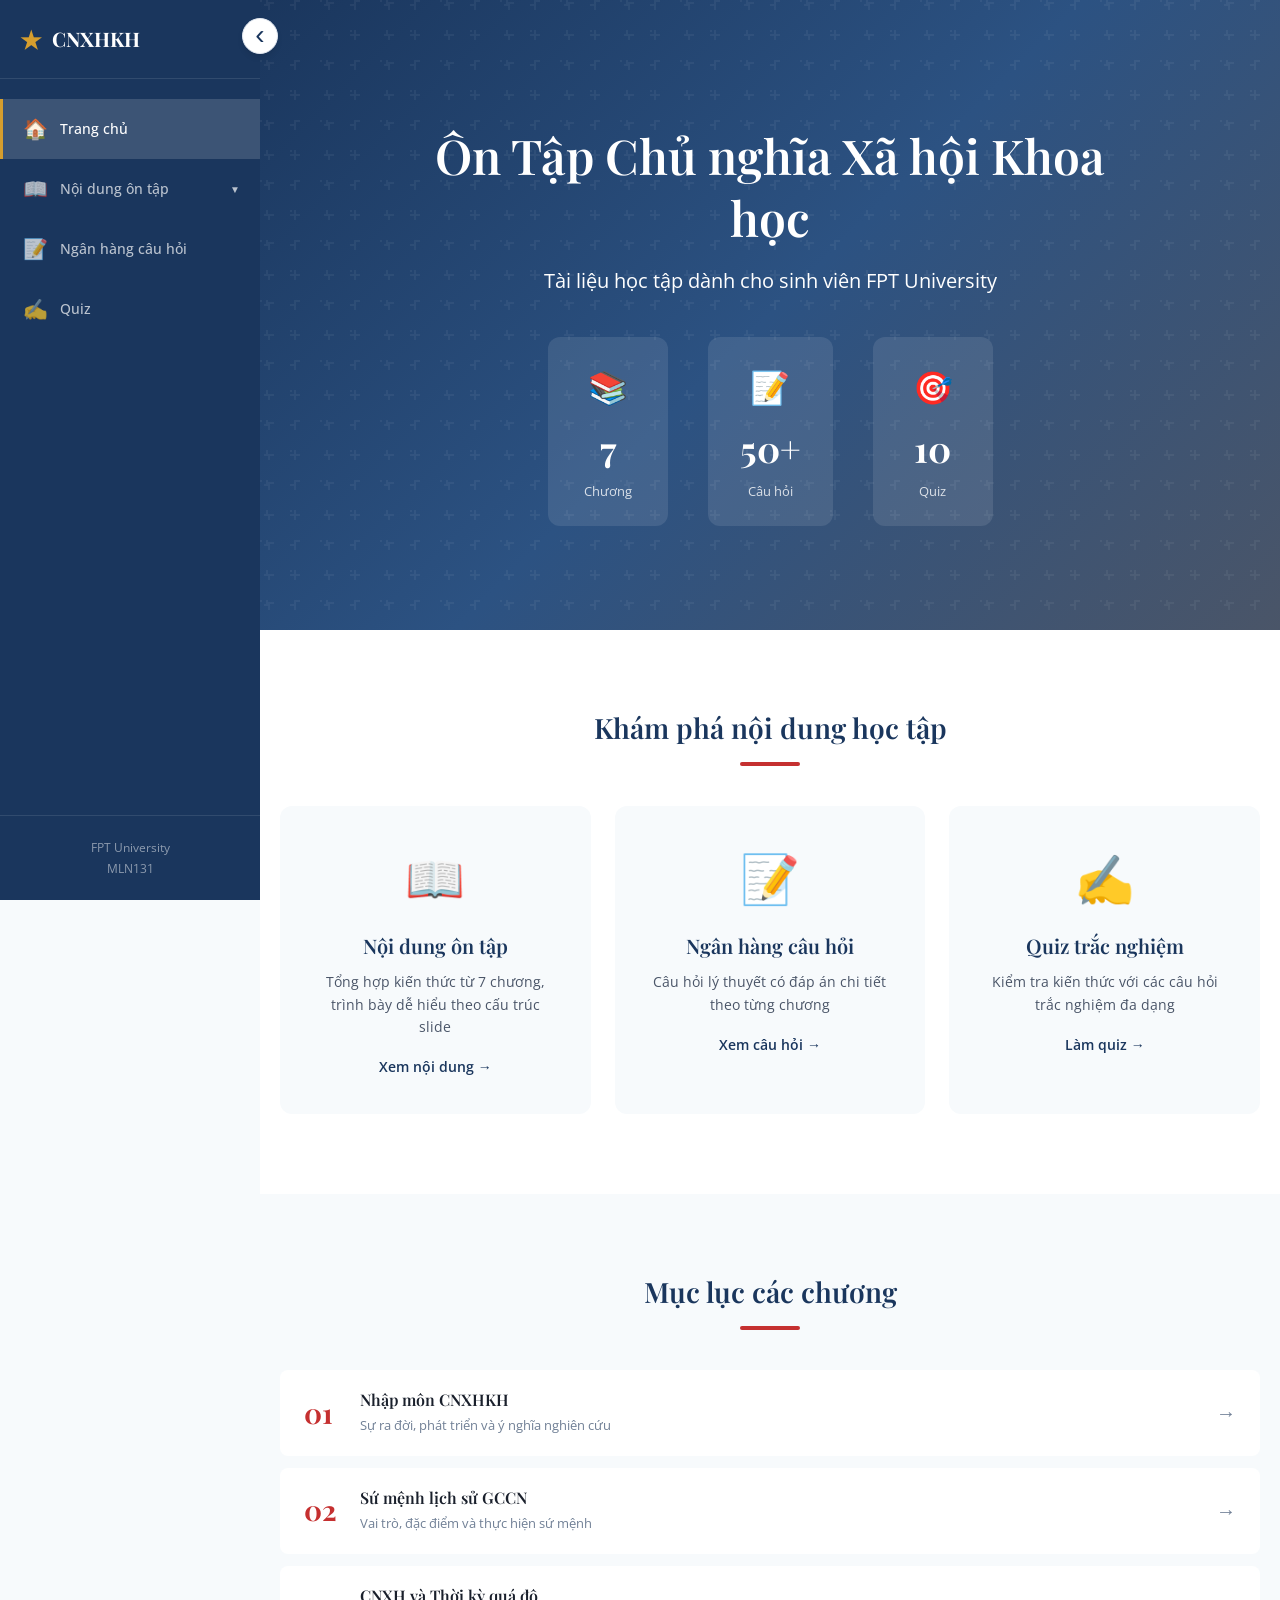
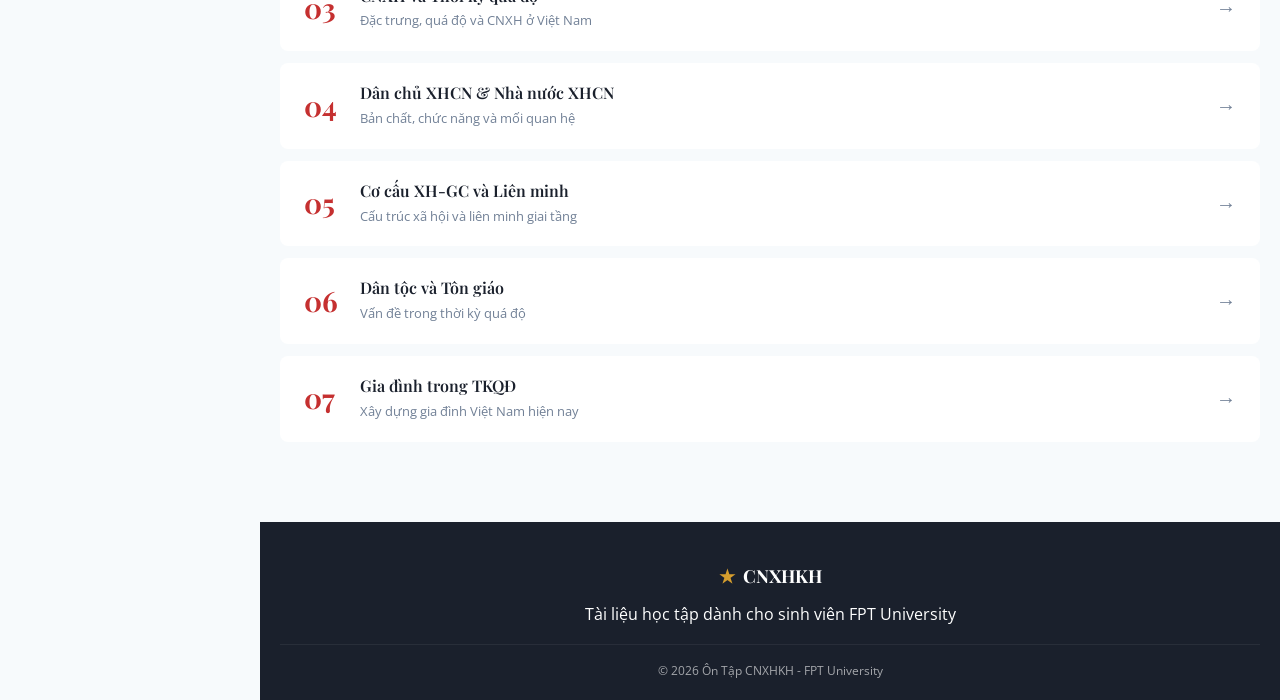
<file: index.html>
<!DOCTYPE html>
<html lang="vi">
<head>
    <meta charset="UTF-8">
    <meta name="viewport" content="width=device-width, initial-scale=1.0">
    <title>Ôn Tập CNXHKH - FPT University</title>
    <link href="https://fonts.googleapis.com/css2?family=Playfair+Display:wght@400;600;700&family=Open+Sans:wght@400;500;600;700&display=swap" rel="stylesheet">
    <link rel="stylesheet" href="styles.css">
</head>
<body>
    <!-- Sidebar -->
    <aside class="sidebar" id="sidebar">
        <div class="sidebar-header">
            <div class="sidebar-brand">
                <span class="brand-icon">★</span>
                <span class="brand-text">CNXHKH</span>
            </div>
            <button class="sidebar-toggle" type="button" onclick="toggleSidebar()" aria-label="Thu gọn thanh điều hướng" aria-controls="sidebar" aria-expanded="true">
                <span></span>
                <span></span>
                <span></span>
            </button>
        </div>
        
        <nav class="sidebar-nav">
            <a href="index.html" class="nav-item active">
                <span class="nav-icon">🏠</span>
                <span class="nav-text">Trang chủ</span>
            </a>
            <div class="nav-group">
                <a href="content.html" class="nav-item has-submenu" onclick="toggleChapterMenu(event)">
                    <span class="nav-icon">📖</span>
                    <span class="nav-text">Nội dung ôn tập</span>
                    <span class="nav-arrow" id="chapterArrow">▼</span>
                </a>
                <div class="submenu" id="chapterSubmenu">
                    <a href="content.html#chapter1" class="submenu-item">Chương 1: Nhập môn</a>
                    <a href="content.html#chapter2" class="submenu-item">Chương 2: Sứ mệnh GCCN</a>
                    <a href="content.html#chapter3" class="submenu-item">Chương 3: CNXH và TKQĐ</a>
                    <a href="content.html#chapter4" class="submenu-item">Chương 4: Dân chủ XHCN</a>
                    <a href="content.html#chapter5" class="submenu-item">Chương 5: Cơ cấu XH-GC</a>
                    <a href="content.html#chapter6" class="submenu-item">Chương 6: Dân tộc, Tôn giáo</a>
                    <a href="content.html#chapter7" class="submenu-item">Chương 7: Gia đình</a>
                </div>
            </div>
            <a href="questions.html" class="nav-item">
                <span class="nav-icon">📝</span>
                <span class="nav-text">Ngân hàng câu hỏi</span>
            </a>
            <a href="quiz.html" class="nav-item">
                <span class="nav-icon">✍️</span>
                <span class="nav-text">Quiz</span>
            </a>
        </nav>
        
        <div class="sidebar-footer">
            <p>FPT University</p>
            <p>MLN131</p>
        </div>
    </aside>

    <!-- Main Content -->
    <main class="main-content">
        <!-- Mobile Header -->
        <header class="mobile-header">
            <button class="mobile-menu-toggle" type="button" onclick="toggleSidebar()" aria-label="Mở thanh điều hướng" aria-controls="sidebar" aria-expanded="false">
                <span></span>
                <span></span>
                <span></span>
            </button>
            <span class="mobile-title">CNXHKH</span>
        </header>

        <!-- Mobile Overlay -->
        <div class="sidebar-overlay" id="sidebarOverlay" onclick="closeSidebar()" aria-hidden="true"></div>

        <!-- Hero Section -->
        <section class="hero-section">
            <div class="hero-bg"></div>
            <div class="hero-content">
                <h1 class="hero-title">Ôn Tập Chủ nghĩa Xã hội Khoa học</h1>
                <p class="hero-subtitle">Tài liệu học tập dành cho sinh viên FPT University</p>
                
                <div class="hero-stats">
                    <div class="stat-card">
                        <span class="stat-icon">📚</span>
                        <span class="stat-num">7</span>
                        <span class="stat-label">Chương</span>
                    </div>
                    <div class="stat-card">
                        <span class="stat-icon">📝</span>
                        <span class="stat-num">50+</span>
                        <span class="stat-label">Câu hỏi</span>
                    </div>
                    <div class="stat-card">
                        <span class="stat-icon">🎯</span>
                        <span class="stat-num">10</span>
                        <span class="stat-label">Quiz</span>
                    </div>
                </div>
            </div>
        </section>

        <!-- Features Section -->
        <section class="features-section">
            <div class="container">
                <h2 class="section-title">Khám phá nội dung học tập</h2>
                <div class="features-grid">
                    <a href="content.html" class="feature-card">
                        <div class="feature-icon">📖</div>
                        <h3>Nội dung ôn tập</h3>
                        <p>Tổng hợp kiến thức từ 7 chương, trình bày dễ hiểu theo cấu trúc slide</p>
                        <span class="feature-link">Xem nội dung →</span>
                    </a>
                    <a href="questions.html" class="feature-card">
                        <div class="feature-icon">📝</div>
                        <h3>Ngân hàng câu hỏi</h3>
                        <p>Câu hỏi lý thuyết có đáp án chi tiết theo từng chương</p>
                        <span class="feature-link">Xem câu hỏi →</span>
                    </a>
                    <a href="quiz.html" class="feature-card">
                        <div class="feature-icon">✍️</div>
                        <h3>Quiz trắc nghiệm</h3>
                        <p>Kiểm tra kiến thức với các câu hỏi trắc nghiệm đa dạng</p>
                        <span class="feature-link">Làm quiz →</span>
                    </a>
                </div>
            </div>
        </section>

        <!-- Chapters Overview -->
        <section class="chapters-section">
            <div class="container">
                <h2 class="section-title">Mục lục các chương</h2>
                <div class="chapters-list">
                    <a href="content.html#chapter1" class="chapter-row">
                        <span class="chapter-num">01</span>
                        <div class="chapter-info">
                            <h4>Nhập môn CNXHKH</h4>
                            <p>Sự ra đời, phát triển và ý nghĩa nghiên cứu</p>
                        </div>
                        <span class="chapter-arrow">→</span>
                    </a>
                    <a href="content.html#chapter2" class="chapter-row">
                        <span class="chapter-num">02</span>
                        <div class="chapter-info">
                            <h4>Sứ mệnh lịch sử GCCN</h4>
                            <p>Vai trò, đặc điểm và thực hiện sứ mệnh</p>
                        </div>
                        <span class="chapter-arrow">→</span>
                    </a>
                    <a href="content.html#chapter3" class="chapter-row">
                        <span class="chapter-num">03</span>
                        <div class="chapter-info">
                            <h4>CNXH và Thời kỳ quá độ</h4>
                            <p>Đặc trưng, quá độ và CNXH ở Việt Nam</p>
                        </div>
                        <span class="chapter-arrow">→</span>
                    </a>
                    <a href="content.html#chapter4" class="chapter-row">
                        <span class="chapter-num">04</span>
                        <div class="chapter-info">
                            <h4>Dân chủ XHCN & Nhà nước XHCN</h4>
                            <p>Bản chất, chức năng và mối quan hệ</p>
                        </div>
                        <span class="chapter-arrow">→</span>
                    </a>
                    <a href="content.html#chapter5" class="chapter-row">
                        <span class="chapter-num">05</span>
                        <div class="chapter-info">
                            <h4>Cơ cấu XH-GC và Liên minh</h4>
                            <p>Cấu trúc xã hội và liên minh giai tầng</p>
                        </div>
                        <span class="chapter-arrow">→</span>
                    </a>
                    <a href="content.html#chapter6" class="chapter-row">
                        <span class="chapter-num">06</span>
                        <div class="chapter-info">
                            <h4>Dân tộc và Tôn giáo</h4>
                            <p>Vấn đề trong thời kỳ quá độ</p>
                        </div>
                        <span class="chapter-arrow">→</span>
                    </a>
                    <a href="content.html#chapter7" class="chapter-row">
                        <span class="chapter-num">07</span>
                        <div class="chapter-info">
                            <h4>Gia đình trong TKQĐ</h4>
                            <p>Xây dựng gia đình Việt Nam hiện nay</p>
                        </div>
                        <span class="chapter-arrow">→</span>
                    </a>
                </div>
            </div>
        </section>

        <!-- Footer -->
        <footer class="main-footer">
            <div class="container">
                <div class="footer-content">
                    <div class="footer-brand">
                        <span class="brand-icon">★</span>
                        <span>CNXHKH</span>
                    </div>
                    <p>Tài liệu học tập dành cho sinh viên FPT University</p>
                    <p class="copyright">© 2026 Ôn Tập CNXHKH - FPT University</p>
                </div>
            </div>
        </footer>
    </main>

    <script src="script.js"></script>
</body>
</html>
</file>
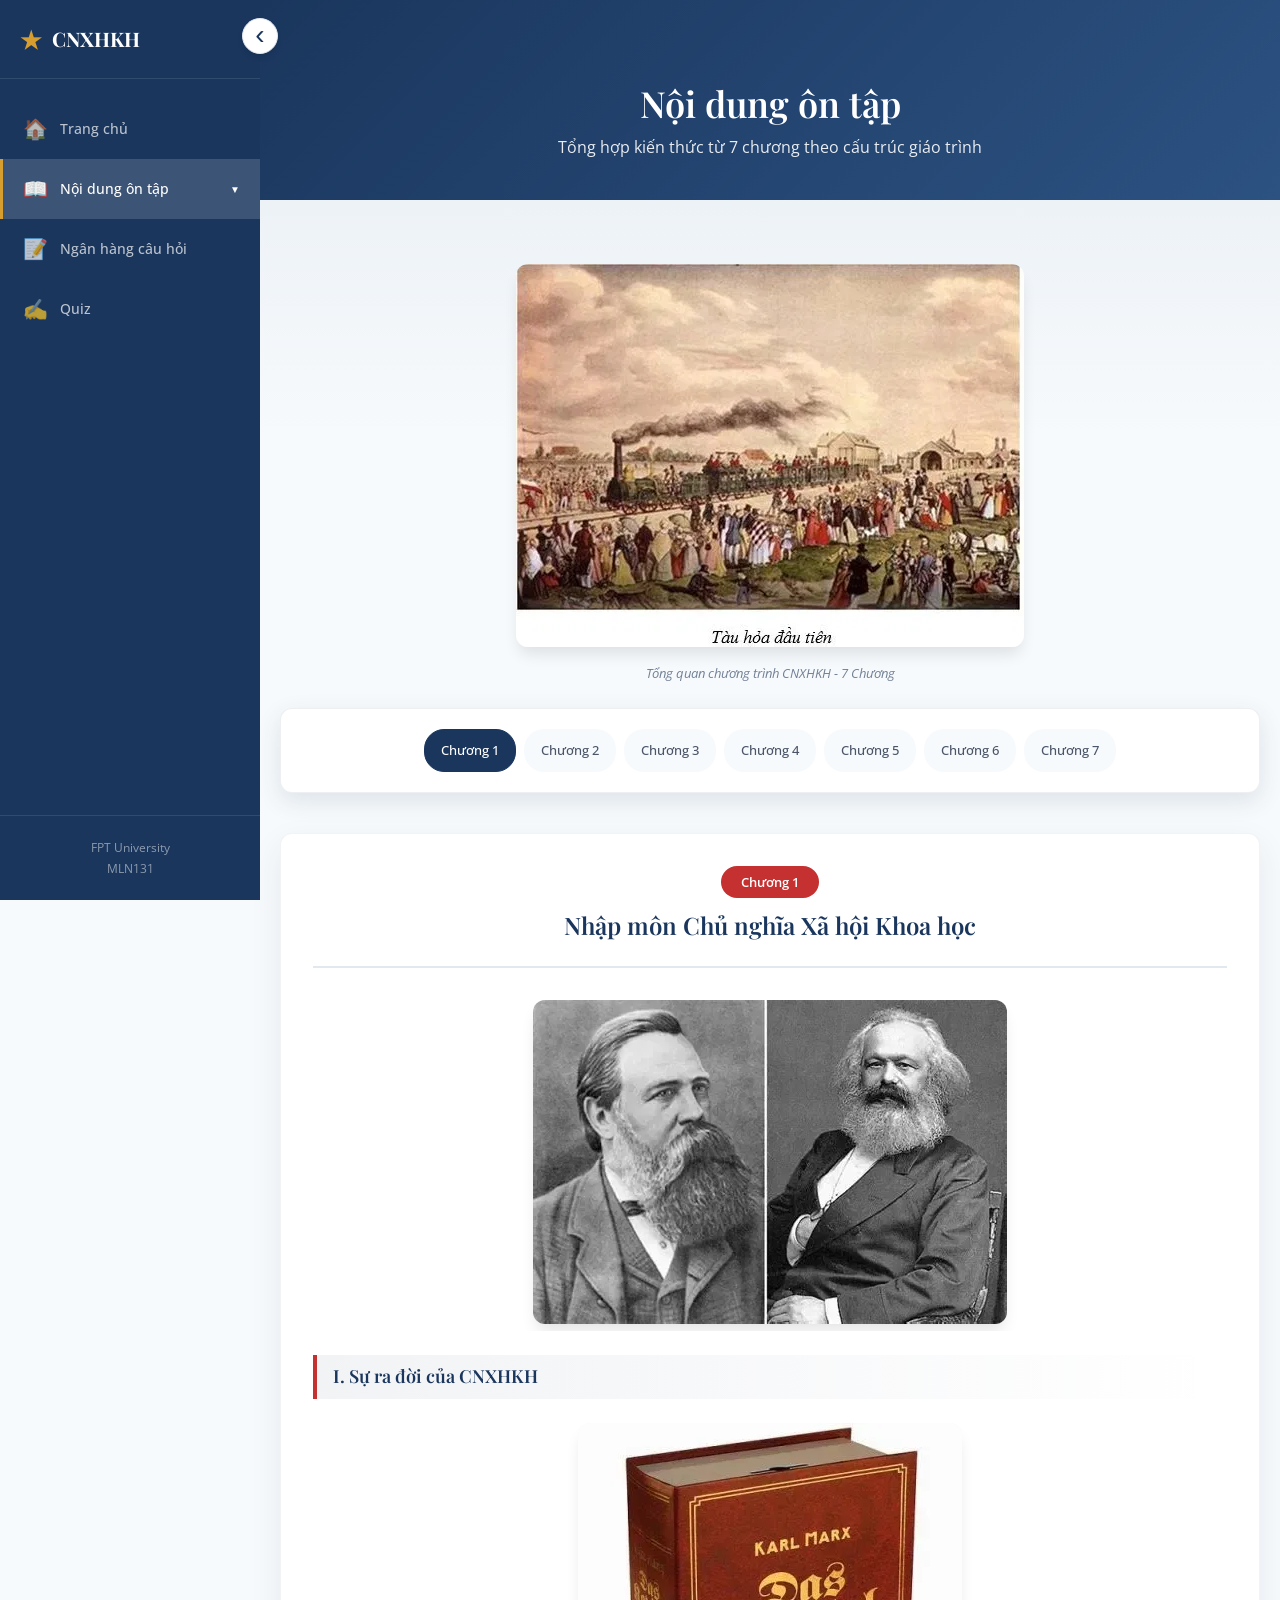
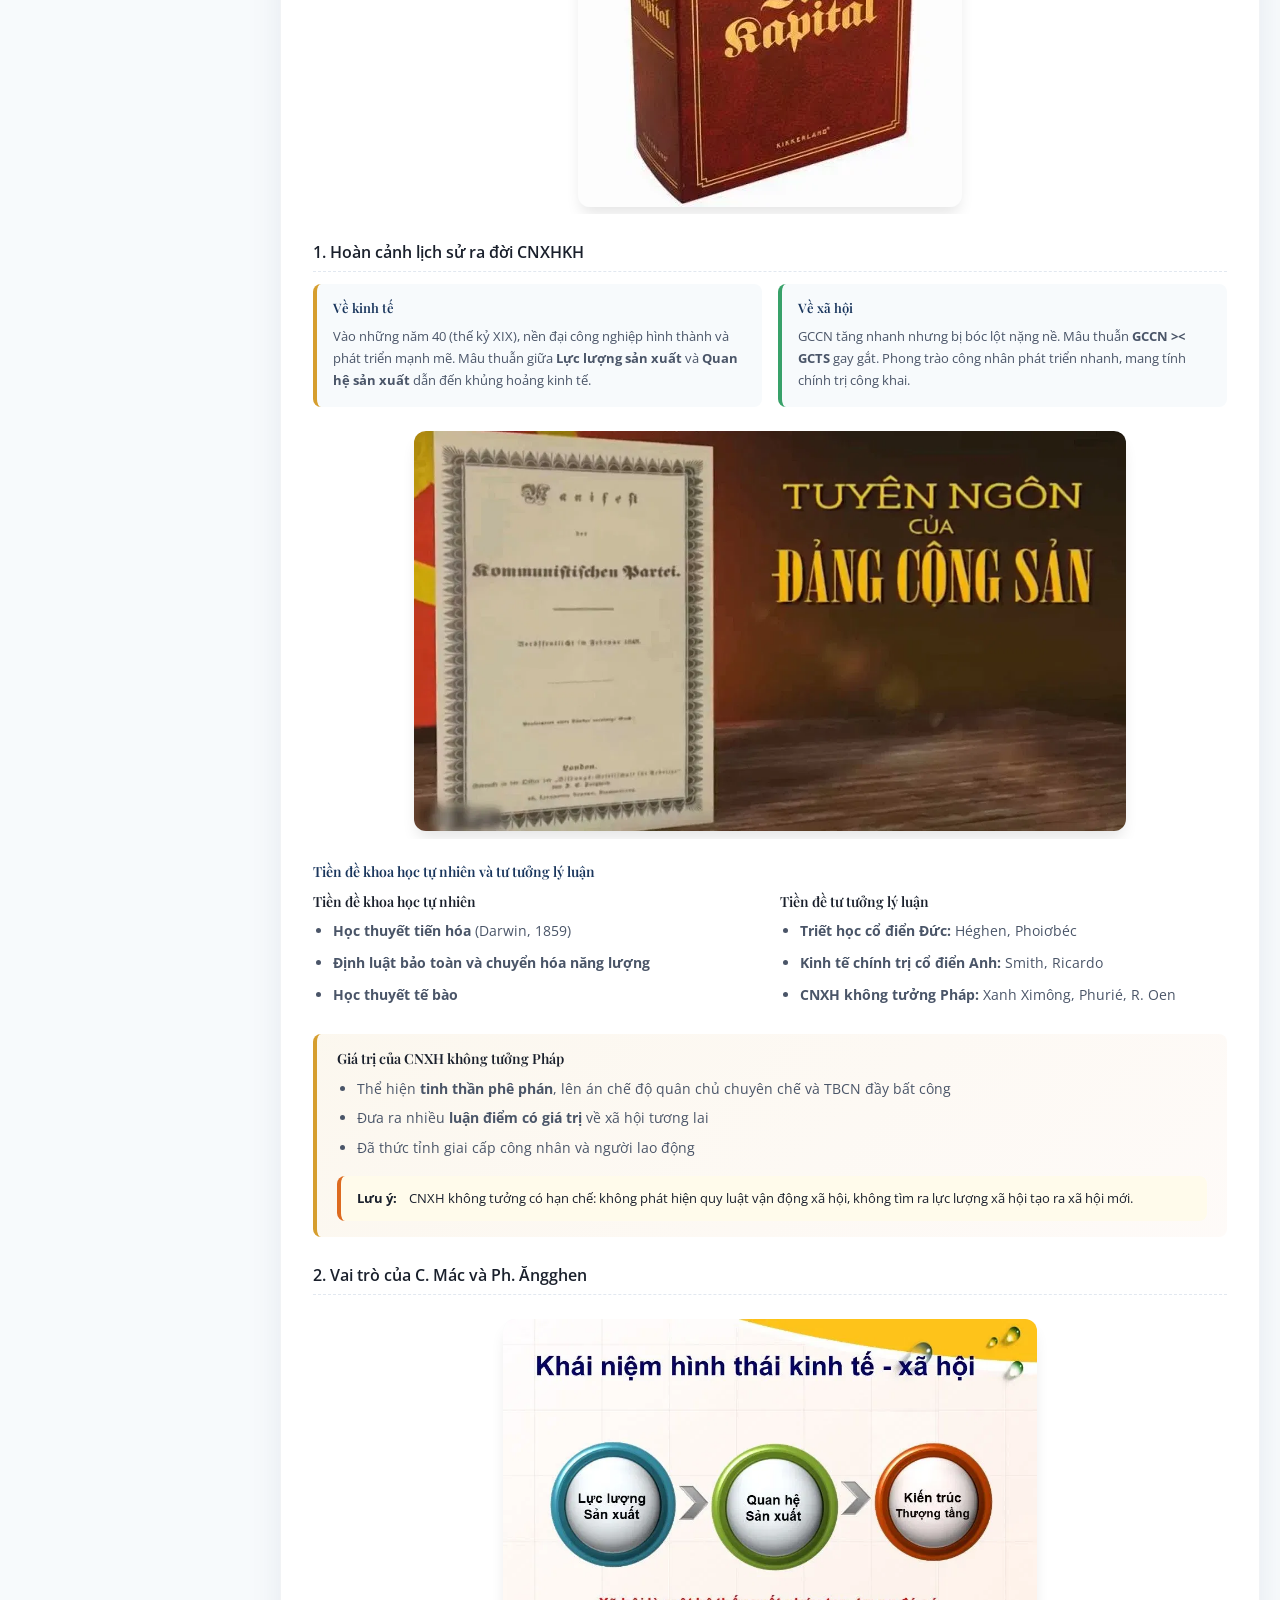
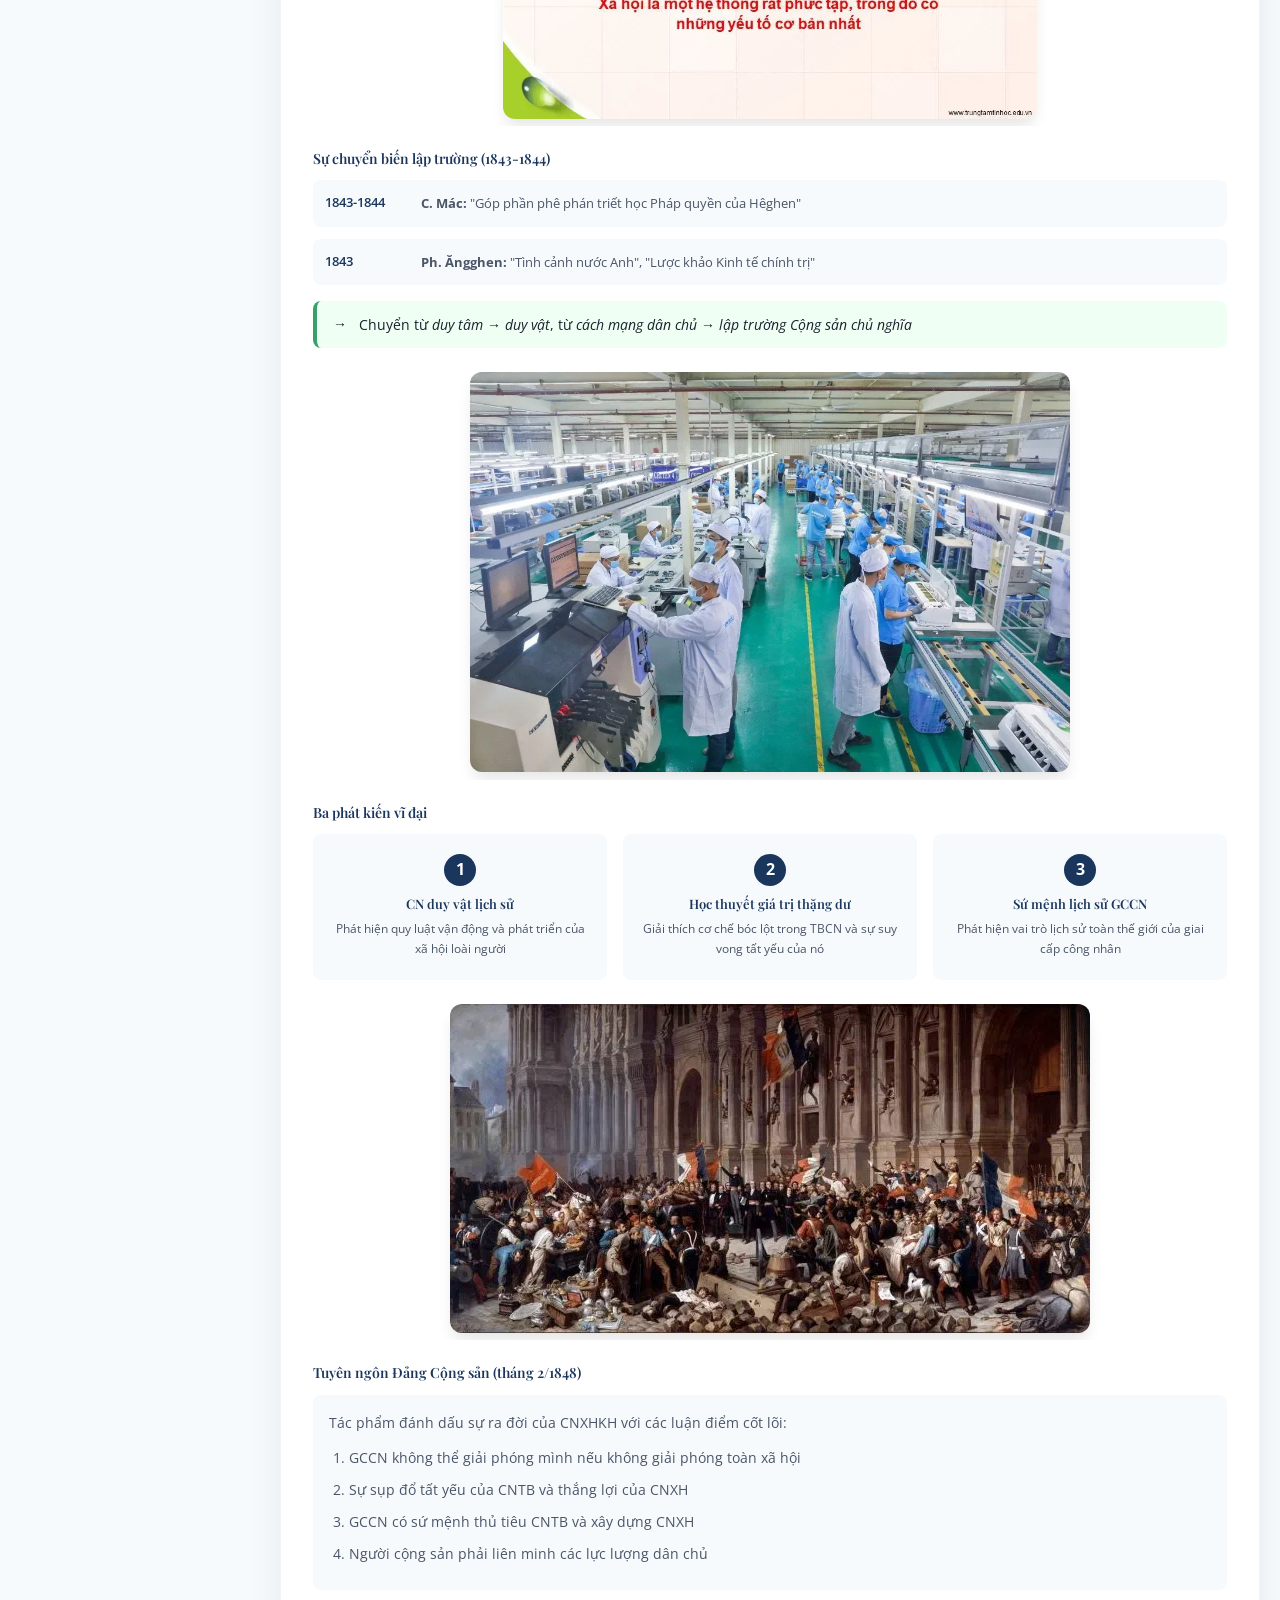
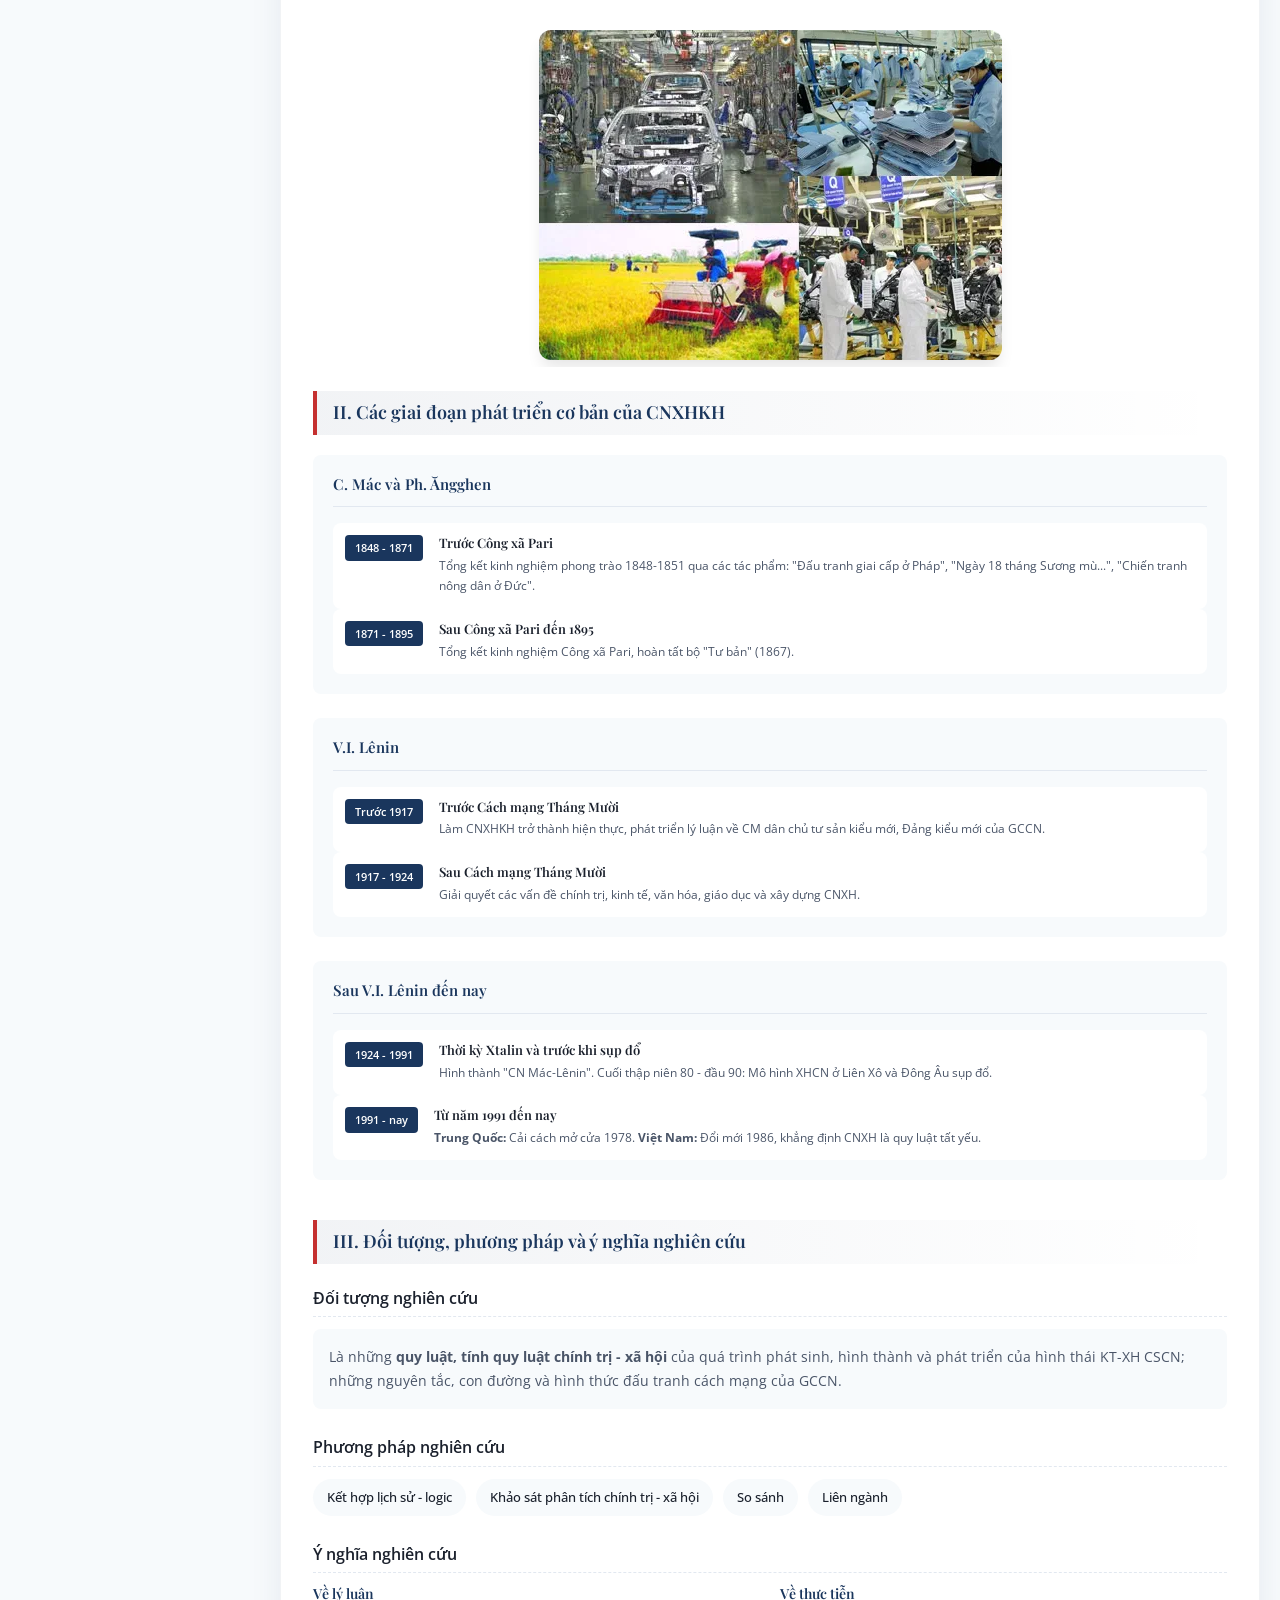
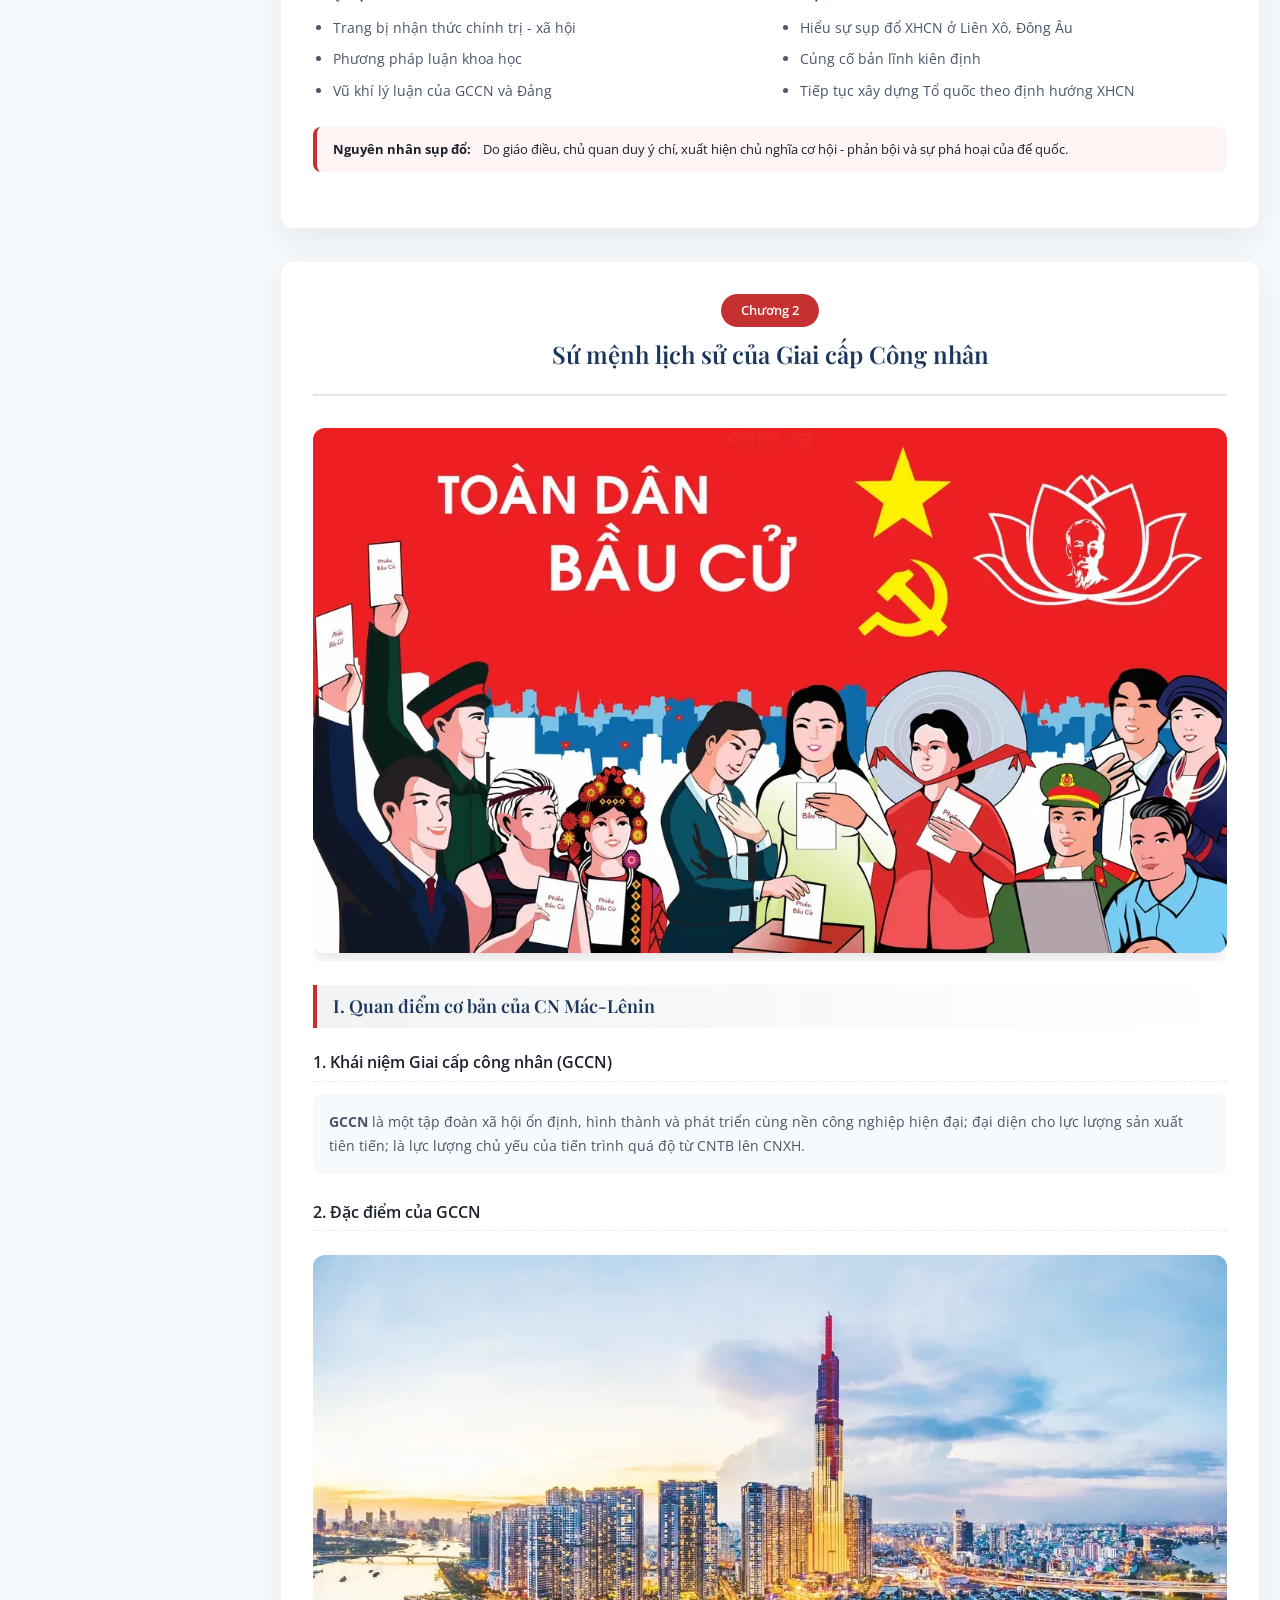
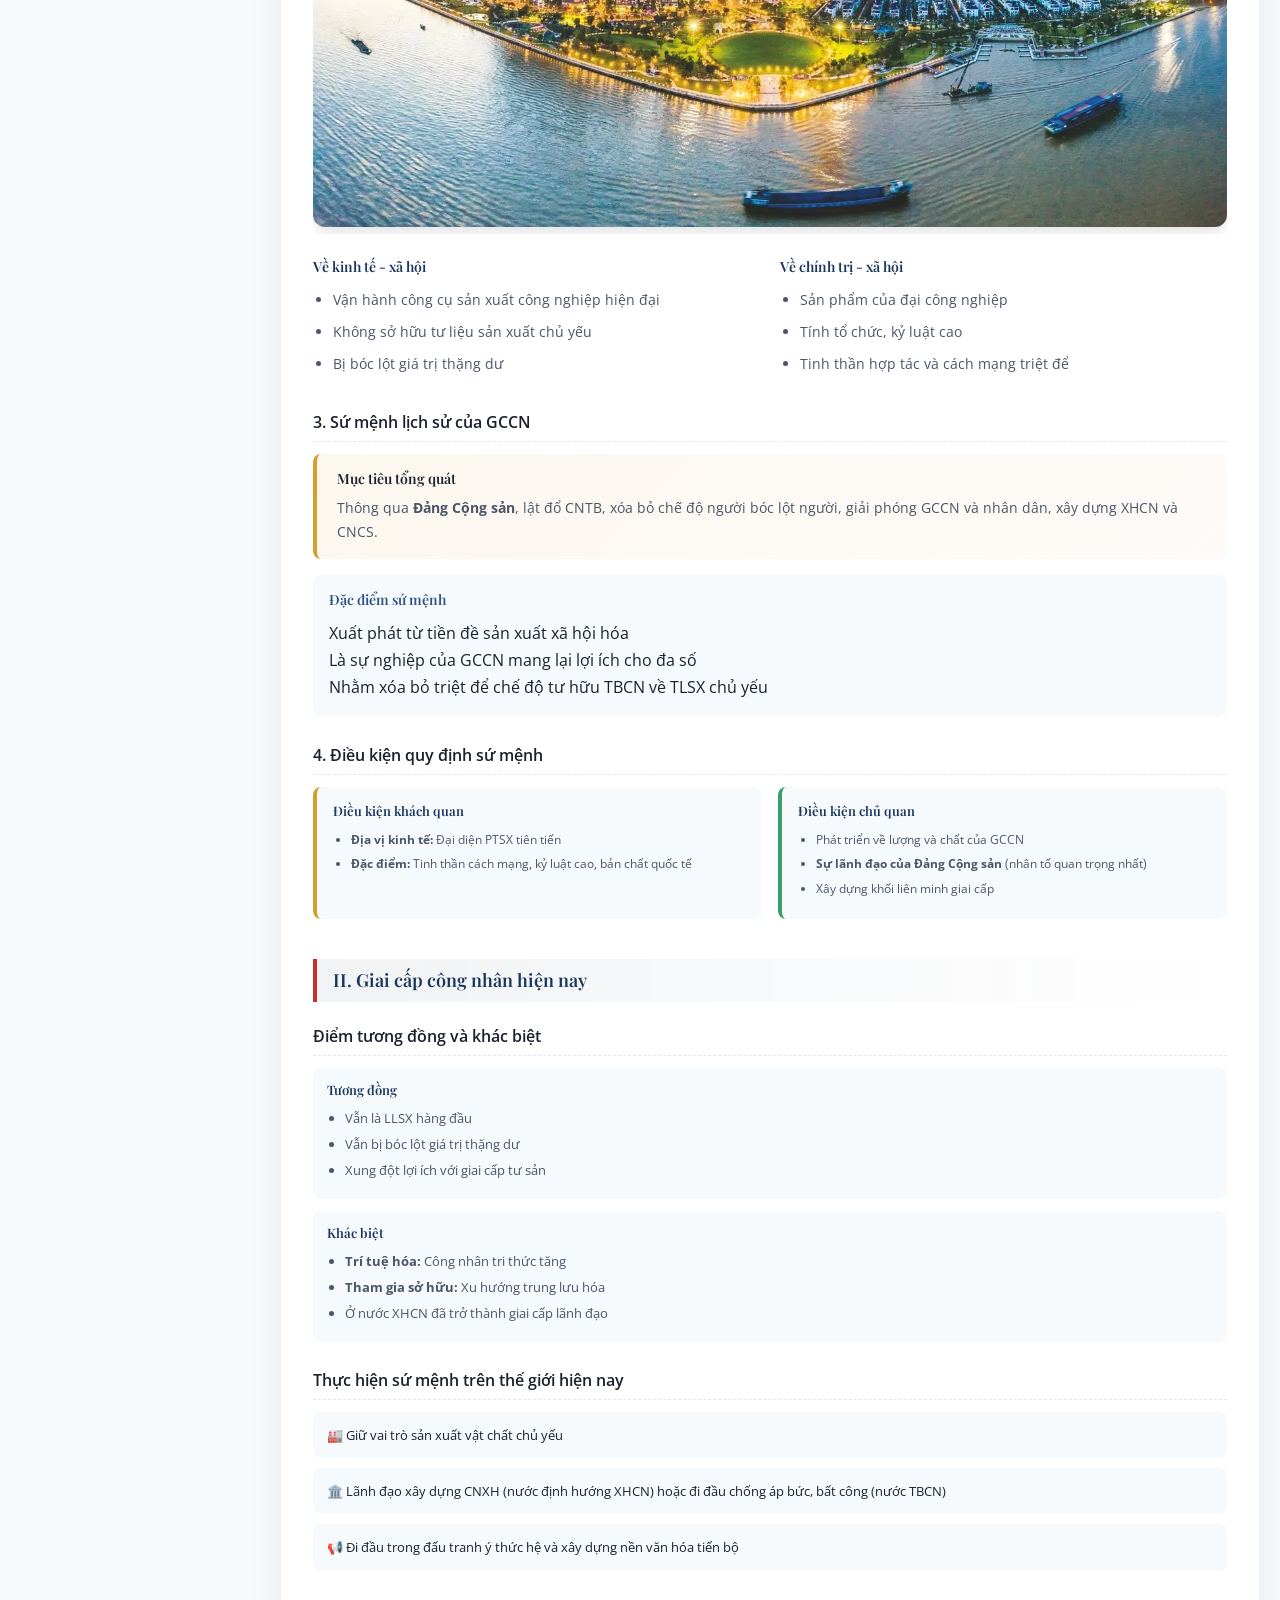
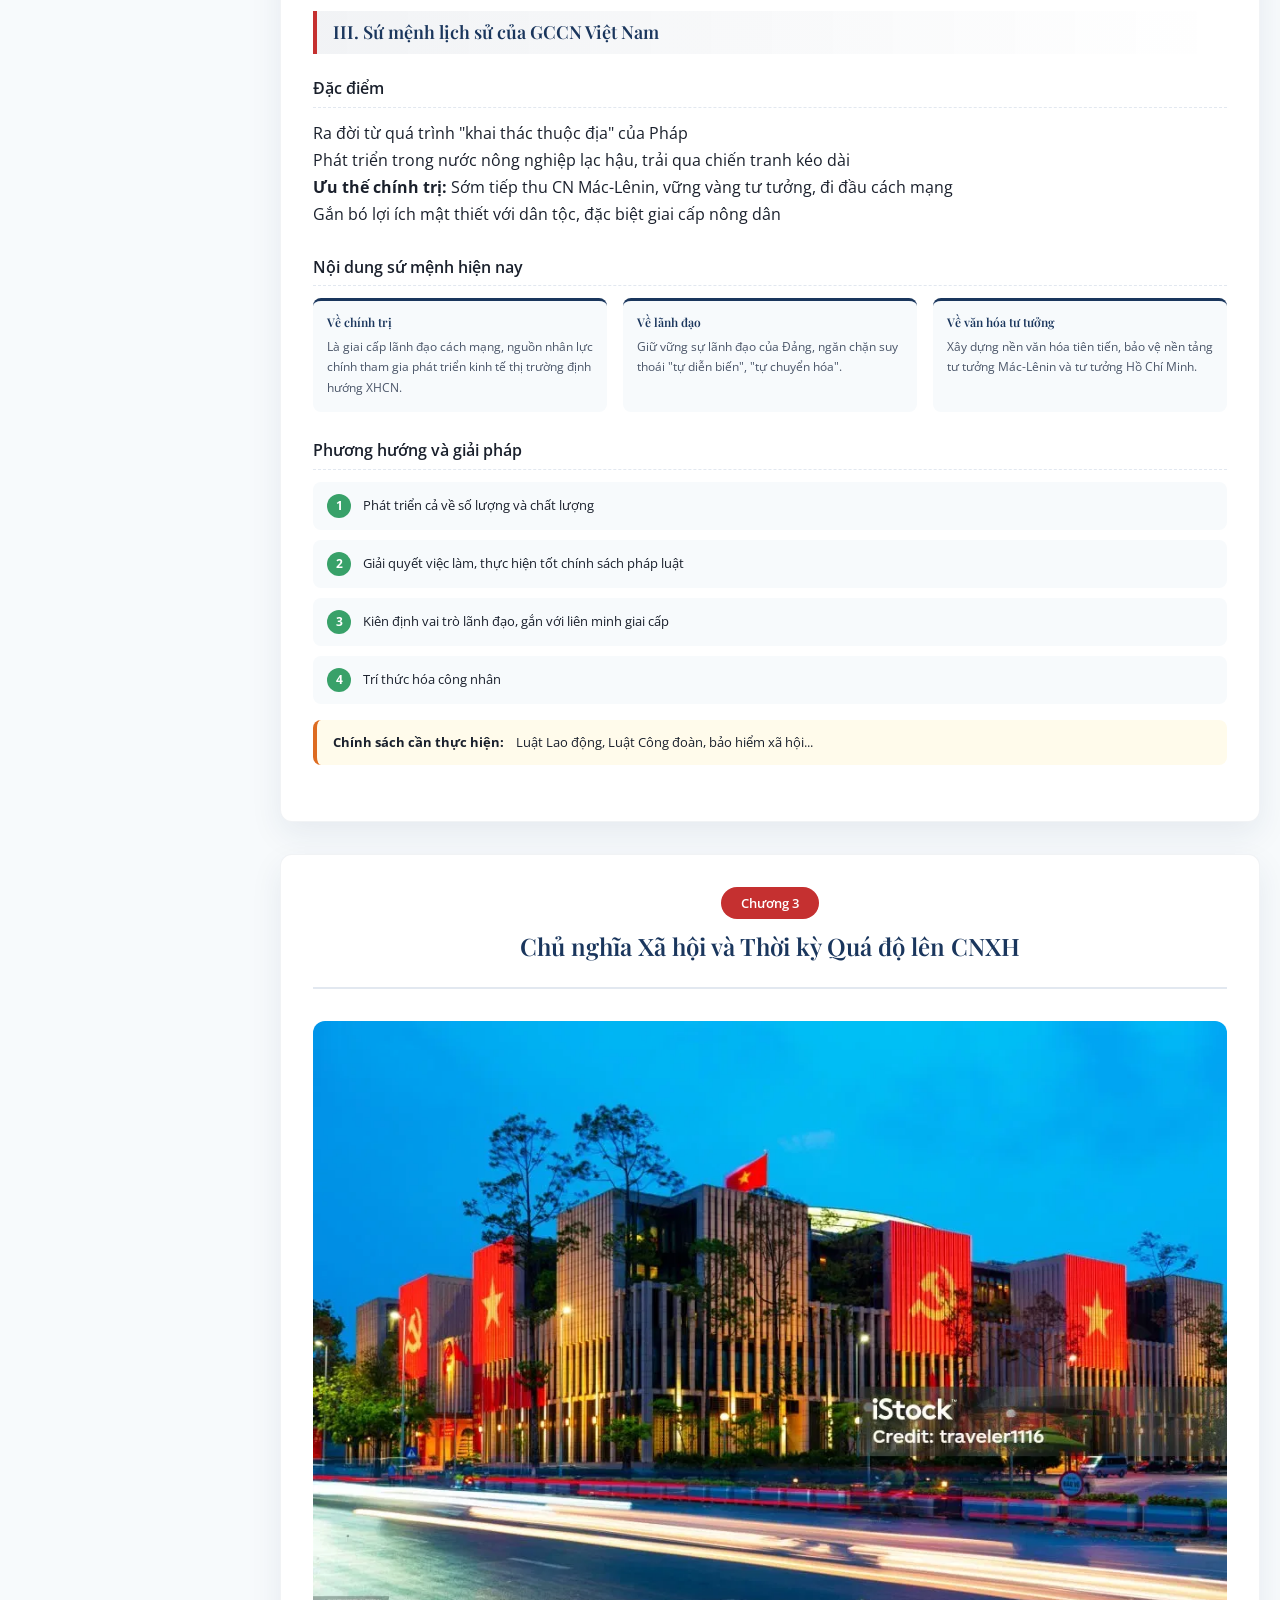
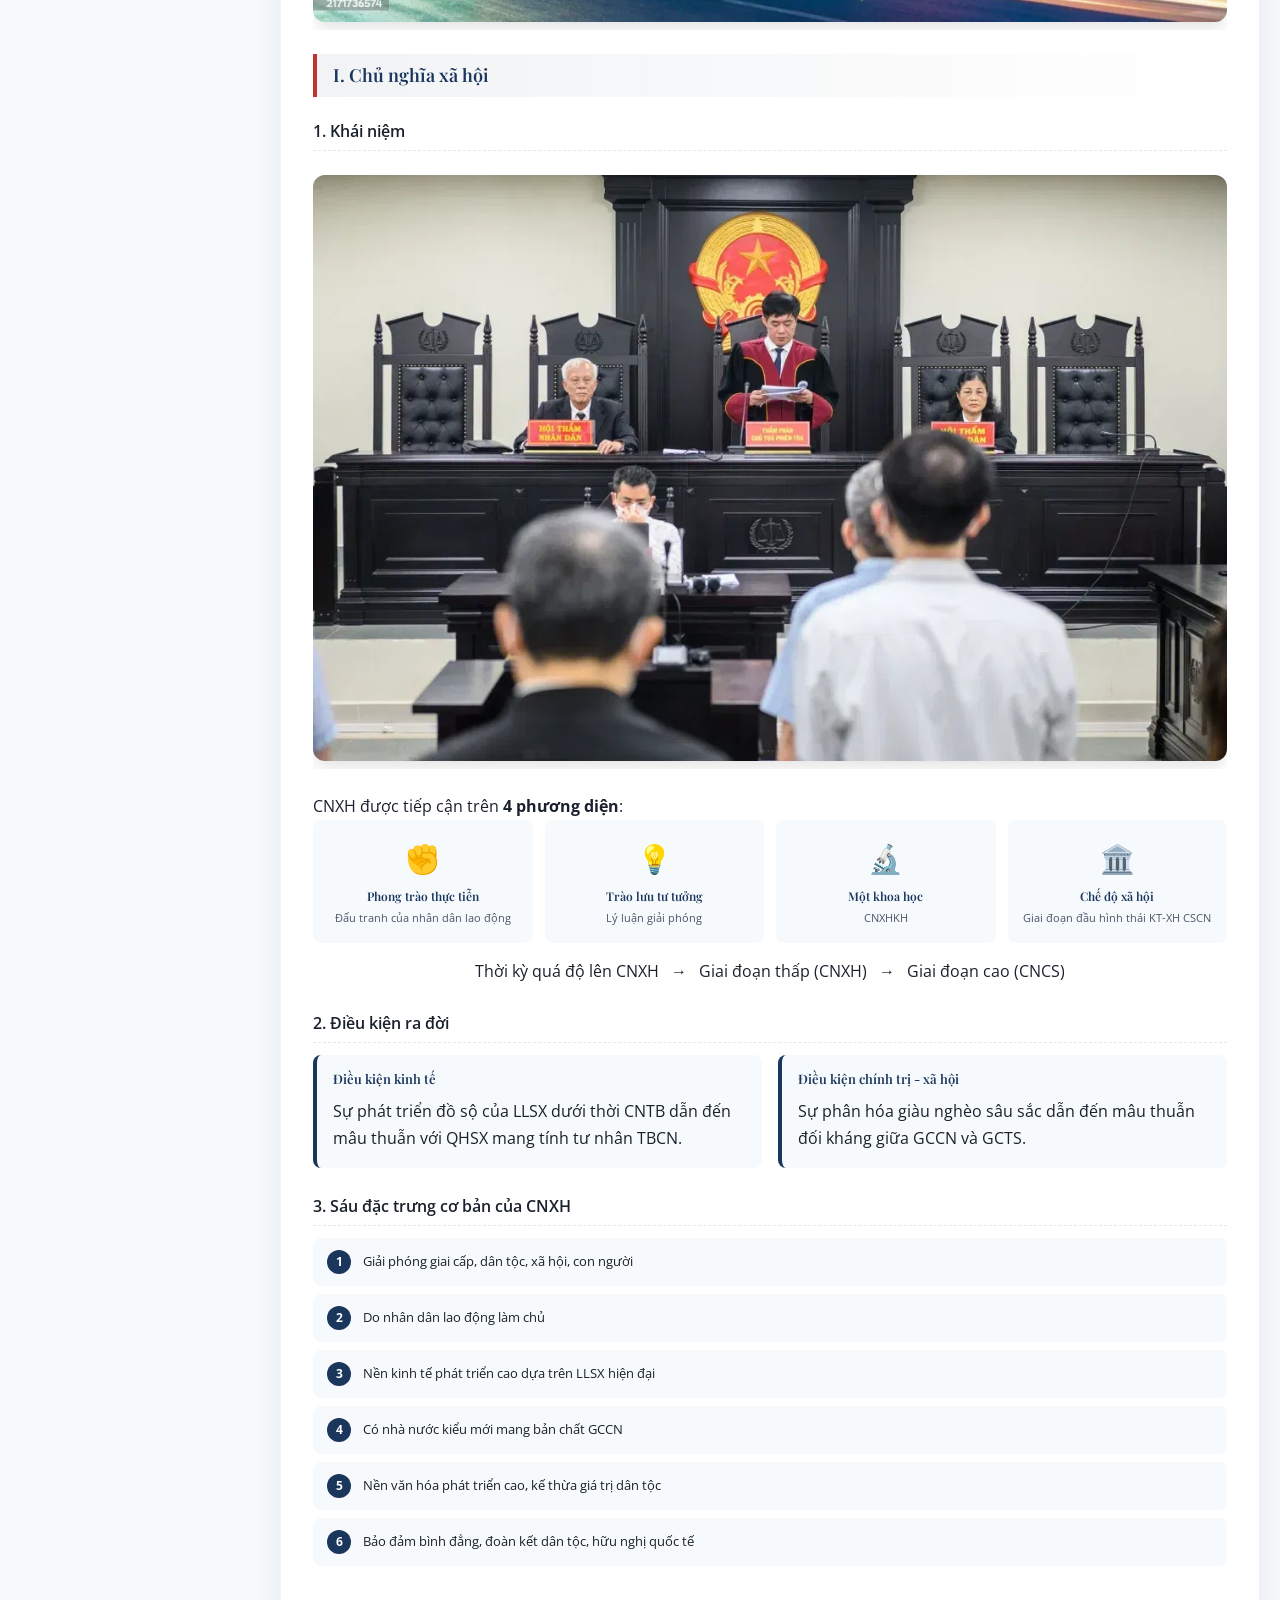
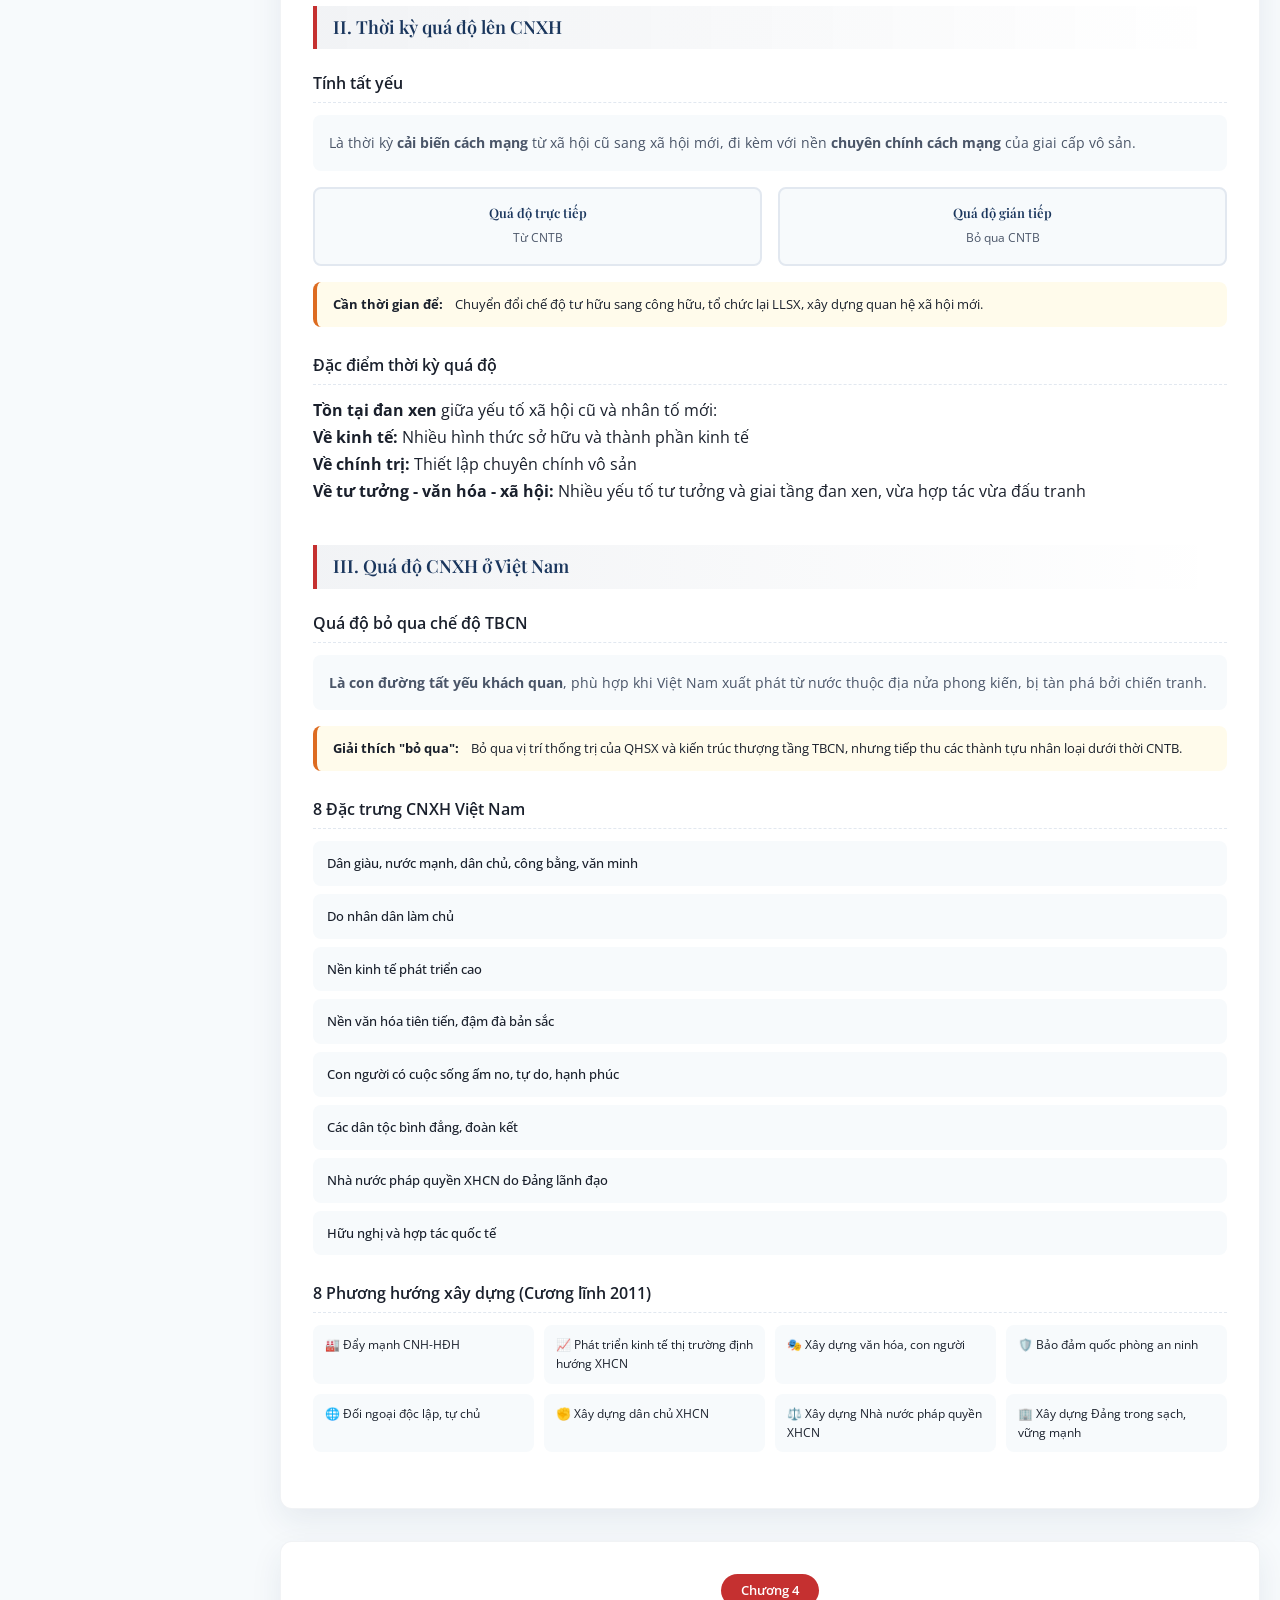
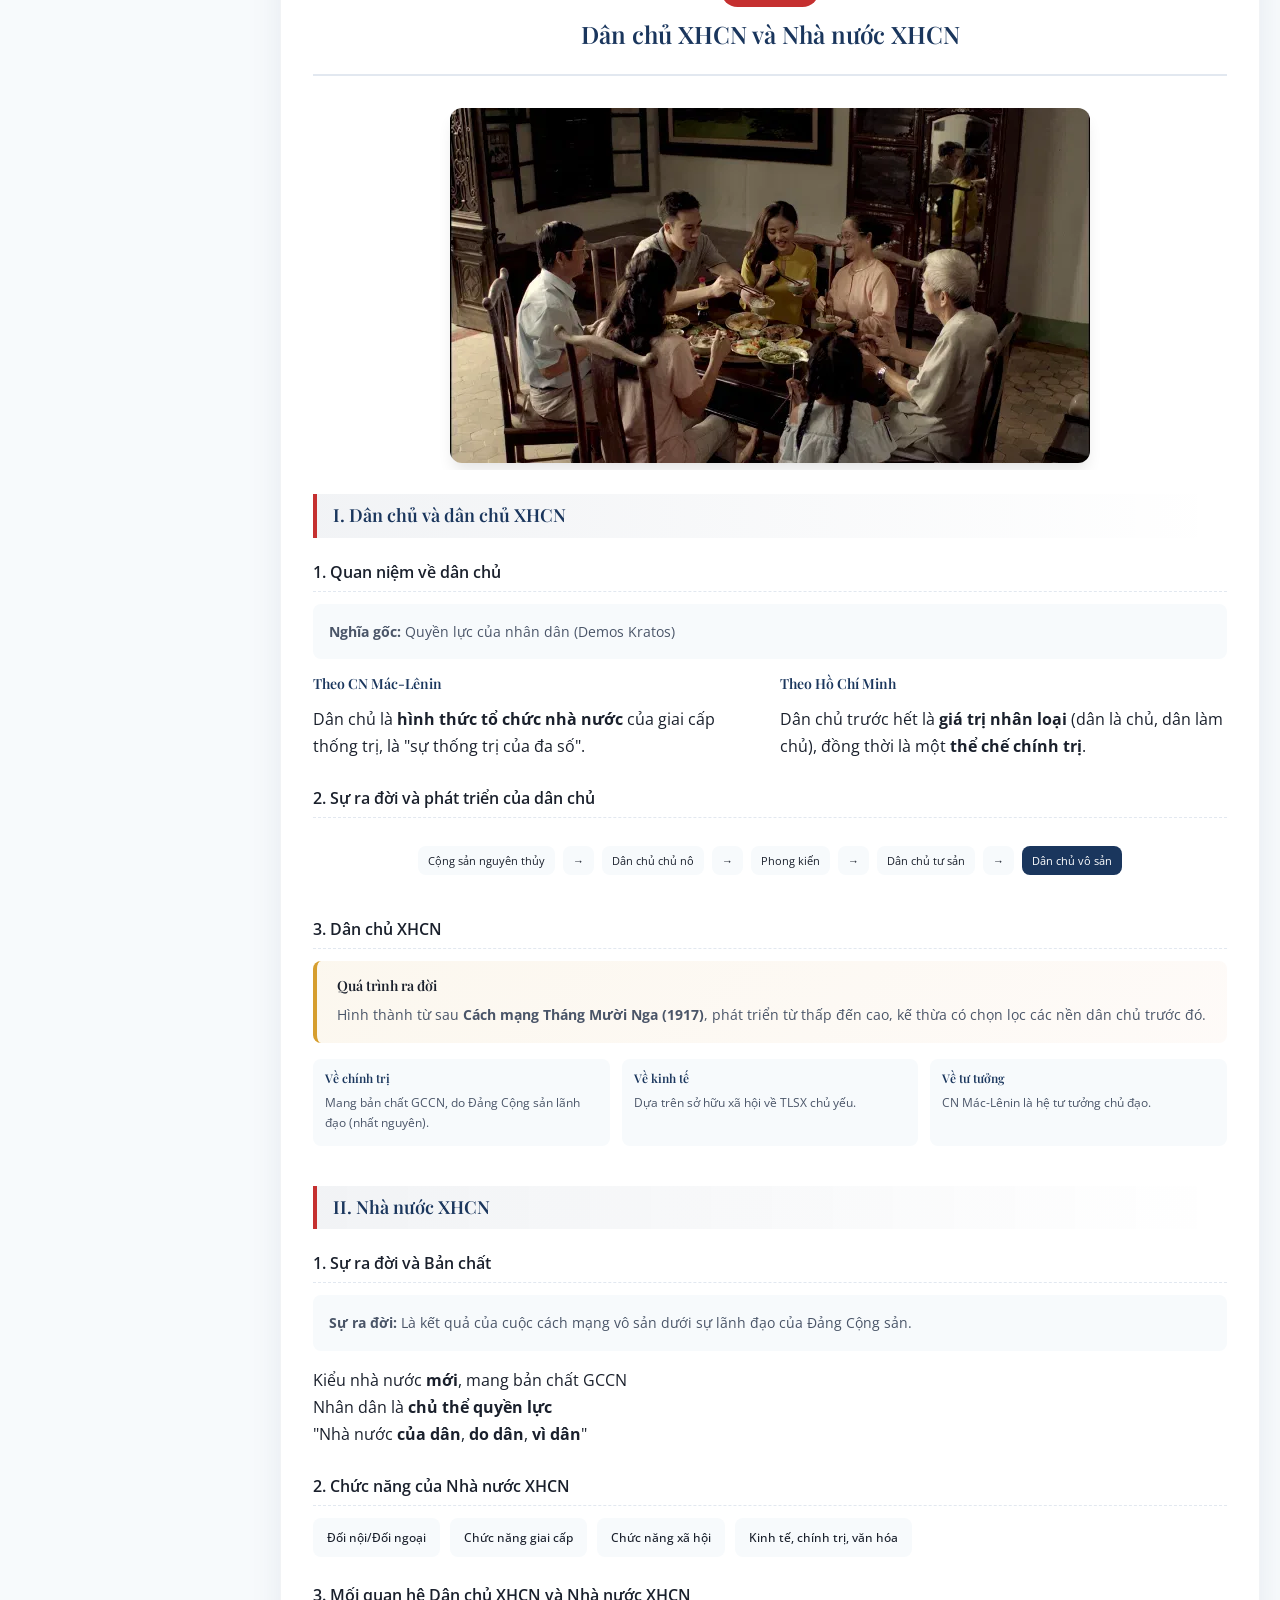
<file: content.html>
<!DOCTYPE html>
<html lang="vi">
<head>
    <meta charset="UTF-8">
    <meta name="viewport" content="width=device-width, initial-scale=1.0">
    <title>Nội dung ôn tập - CNXHKH</title>
    <link href="https://fonts.googleapis.com/css2?family=Playfair+Display:wght@400;600;700&family=Open+Sans:wght@400;500;600;700&display=swap" rel="stylesheet">
    <link rel="stylesheet" href="styles.css">
</head>
<body class="content-page">
    <!-- Sidebar -->
    <aside class="sidebar" id="sidebar">
        <div class="sidebar-header">
            <div class="sidebar-brand">
                <span class="brand-icon">★</span>
                <span class="brand-text">CNXHKH</span>
            </div>
            <button class="sidebar-toggle" type="button" onclick="toggleSidebar()" aria-label="Thu gọn thanh điều hướng" aria-controls="sidebar" aria-expanded="true">
                <span></span>
                <span></span>
                <span></span>
            </button>
        </div>
        
        <nav class="sidebar-nav">
            <a href="index.html" class="nav-item">
                <span class="nav-icon">🏠</span>
                <span class="nav-text">Trang chủ</span>
            </a>
            <div class="nav-group">
                <a href="content.html" class="nav-item active has-submenu" onclick="toggleChapterMenu(event)">
                    <span class="nav-icon">📖</span>
                    <span class="nav-text">Nội dung ôn tập</span>
                    <span class="nav-arrow" id="chapterArrow">▼</span>
                </a>
                <div class="submenu" id="chapterSubmenu">
                    <a href="content.html#chapter1" class="submenu-item">Chương 1: Nhập môn</a>
                    <a href="content.html#chapter2" class="submenu-item">Chương 2: Sứ mệnh GCCN</a>
                    <a href="content.html#chapter3" class="submenu-item">Chương 3: CNXH và TKQĐ</a>
                    <a href="content.html#chapter4" class="submenu-item">Chương 4: Dân chủ XHCN</a>
                    <a href="content.html#chapter5" class="submenu-item">Chương 5: Cơ cấu XH-GC</a>
                    <a href="content.html#chapter6" class="submenu-item">Chương 6: Dân tộc, Tôn giáo</a>
                    <a href="content.html#chapter7" class="submenu-item">Chương 7: Gia đình</a>
                </div>
            </div>
            <a href="questions.html" class="nav-item">
                <span class="nav-icon">📝</span>
                <span class="nav-text">Ngân hàng câu hỏi</span>
            </a>
            <a href="quiz.html" class="nav-item">
                <span class="nav-icon">✍️</span>
                <span class="nav-text">Quiz</span>
            </a>
        </nav>
        
        <div class="sidebar-footer">
            <p>FPT University</p>
            <p>MLN131</p>
        </div>
    </aside>

    <!-- Main Content -->
    <main class="main-content">
        <!-- Mobile Header -->
        <header class="mobile-header">
            <button class="mobile-menu-toggle" type="button" onclick="toggleSidebar()" aria-label="Mở thanh điều hướng" aria-controls="sidebar" aria-expanded="false">
                <span></span>
                <span></span>
                <span></span>
            </button>
            <span class="mobile-title">CNXHKH</span>
        </header>

        <!-- Mobile Overlay -->
        <div class="sidebar-overlay" id="sidebarOverlay" onclick="closeSidebar()" aria-hidden="true"></div>

        <!-- Page Header -->
        <header class="page-header">
            <div class="container">
                <h1>Nội dung ôn tập</h1>
                <p>Tổng hợp kiến thức từ 7 chương theo cấu trúc giáo trình</p>
            </div>
        </header>

        <!-- Content Container -->
        <div class="content-wrapper">
            <div class="container">

                <!-- Slide Overview -->
                <div class="slide-image">
                    <img src="image/preview.png" alt="Chương trình CNXHKH" loading="lazy">
                    <p class="image-caption">Tổng quan chương trình CNXHKH - 7 Chương</p>
                </div>

                <!-- Chapter Navigation -->
                <nav class="chapter-nav" aria-label="Điều hướng các chương">
                    <a href="#chapter1" class="chapter-nav-item">Chương 1</a>
                    <a href="#chapter2" class="chapter-nav-item">Chương 2</a>
                    <a href="#chapter3" class="chapter-nav-item">Chương 3</a>
                    <a href="#chapter4" class="chapter-nav-item">Chương 4</a>
                    <a href="#chapter5" class="chapter-nav-item">Chương 5</a>
                    <a href="#chapter6" class="chapter-nav-item">Chương 6</a>
                    <a href="#chapter7" class="chapter-nav-item">Chương 7</a>
                </nav>

                <!-- Chapter 1 -->
                <article id="chapter1" class="chapter-section">
                    <div class="chapter-header">
                        <span class="chapter-badge">Chương 1</span>
                        <h2>Nhập môn Chủ nghĩa Xã hội Khoa học</h2>
                    </div>

                    <!-- Slide Chapter 1 -->
                    <div class="slide-image">
                        <img src="image/preview1.png" alt="Chương 1" loading="lazy">
                    </div>

                    <div class="part">
                        <h3>I. Sự ra đời của CNXHKH</h3>
                        
                        <!-- Slide Bài 1 -->
                        <div class="slide-image">
                            <img src="image/preview2.png" alt="Sự ra đời CNXHKH" loading="lazy">
                        </div>
                        
                        <div class="topic">
                            <h4>1. Hoàn cảnh lịch sử ra đời CNXHKH</h4>
                            
                            <div class="info-cards">
                                <div class="info-card economic">
                                    <h5>Về kinh tế</h5>
                                    <p>Vào những năm 40 (thế kỷ XIX), nền đại công nghiệp hình thành và phát triển mạnh mẽ. Mâu thuẫn giữa <strong>Lực lượng sản xuất</strong> và <strong>Quan hệ sản xuất</strong> dẫn đến khủng hoảng kinh tế.</p>
                                </div>
                                <div class="info-card social">
                                    <h5>Về xã hội</h5>
                                    <p>GCCN tăng nhanh nhưng bị bóc lột nặng nề. Mâu thuẫn <strong>GCCN >< GCTS</strong> gay gắt. Phong trào công nhân phát triển nhanh, mang tính chính trị công khai.</p>
                                </div>
                            </div>

                            <!-- Slide Tiền đề khoa học -->
                            <div class="slide-image">
                                <img src="image/preview4.png" alt="Tiền đề khoa học" loading="lazy">
                            </div>

                            <div class="sub-topic">
                                <h5>Tiền đề khoa học tự nhiên và tư tưởng lý luận</h5>
                                <div class="two-columns">
                                    <div class="col">
                                        <h6>Tiền đề khoa học tự nhiên</h6>
                                        <ul>
                                            <li><strong>Học thuyết tiến hóa</strong> (Darwin, 1859)</li>
                                            <li><strong>Định luật bảo toàn và chuyển hóa năng lượng</strong></li>
                                            <li><strong>Học thuyết tế bào</strong></li>
                                        </ul>
                                    </div>
                                    <div class="col">
                                        <h6>Tiền đề tư tưởng lý luận</h6>
                                        <ul>
                                            <li><strong>Triết học cổ điển Đức:</strong> Héghen, Phoiơbéc</li>
                                            <li><strong>Kinh tế chính trị cổ điển Anh:</strong> Smith, Ricardo</li>
                                            <li><strong>CNXH không tưởng Pháp:</strong> Xanh Ximông, Phurié, R. Oen</li>
                                        </ul>
                                    </div>
                                </div>
                            </div>

                            <div class="highlight-box">
                                <h5>Giá trị của CNXH không tưởng Pháp</h5>
                                <ul>
                                    <li>Thể hiện <strong>tinh thần phê phán</strong>, lên án chế độ quân chủ chuyên chế và TBCN đầy bất công</li>
                                    <li>Đưa ra nhiều <strong>luận điểm có giá trị</strong> về xã hội tương lai</li>
                                    <li>Đã thức tỉnh giai cấp công nhân và người lao động</li>
                                </ul>
                                <div class="note">
                                    <strong>Lưu ý:</strong> CNXH không tưởng có hạn chế: không phát hiện quy luật vận động xã hội, không tìm ra lực lượng xã hội tạo ra xã hội mới.
                                </div>
                            </div>
                        </div>

                        <div class="topic">
                            <h4>2. Vai trò của C. Mác và Ph. Ăngghen</h4>
                            
                            <!-- Slide Vai trò Mác và Ăngghen -->
                            <div class="slide-image">
                                <img src="image/preview9.png" alt="Vai trò C. Mác và Ph. Ăngghen" loading="lazy">
                            </div>
                            
                            <div class="sub-topic">
                                <h5>Sự chuyển biến lập trường (1843-1844)</h5>
                                <div class="timeline">
                                    <div class="timeline-item">
                                        <span class="time">1843-1844</span>
                                        <p><strong>C. Mác:</strong> "Góp phần phê phán triết học Pháp quyền của Hêghen"</p>
                                    </div>
                                    <div class="timeline-item">
                                        <span class="time">1843</span>
                                        <p><strong>Ph. Ăngghen:</strong> "Tình cảnh nước Anh", "Lược khảo Kinh tế chính trị"</p>
                                    </div>
                                </div>
                                <div class="result-box">
                                    <span>→</span>
                                    <p>Chuyển từ <em>duy tâm</em> → <em>duy vật</em>, từ <em>cách mạng dân chủ</em> → <em>lập trường Cộng sản chủ nghĩa</em></p>
                                </div>
                            </div>

                            <!-- Slide Ba phát kiến vĩ đại -->
                            <div class="slide-image">
                                <img src="image/preview5.png" alt="Ba phát kiến vĩ đại" loading="lazy">
                            </div>

                            <div class="sub-topic">
                                <h5>Ba phát kiến vĩ đại</h5>
                                <div class="discoveries">
                                    <div class="discovery">
                                        <span class="num">1</span>
                                        <h6>CN duy vật lịch sử</h6>
                                        <p>Phát hiện quy luật vận động và phát triển của xã hội loài người</p>
                                    </div>
                                    <div class="discovery">
                                        <span class="num">2</span>
                                        <h6>Học thuyết giá trị thặng dư</h6>
                                        <p>Giải thích cơ chế bóc lột trong TBCN và sự suy vong tất yếu của nó</p>
                                    </div>
                                    <div class="discovery">
                                        <span class="num">3</span>
                                        <h6>Sứ mệnh lịch sử GCCN</h6>
                                        <p>Phát hiện vai trò lịch sử toàn thế giới của giai cấp công nhân</p>
                                    </div>
                                </div>
                            </div>

                            <!-- Slide Tuyên ngôn Đảng Cộng sản -->
                            <div class="slide-image">
                                <img src="image/preview6.png" alt="Tuyên ngôn Đảng Cộng sản 1848" loading="lazy">
                            </div>

                            <div class="sub-topic">
                                <h5>Tuyên ngôn Đảng Cộng sản (tháng 2/1848)</h5>
                                <div class="manifesto">
                                    <p>Tác phẩm đánh dấu sự ra đời của CNXHKH với các luận điểm cốt lõi:</p>
                                    <ol>
                                        <li>GCCN không thể giải phóng mình nếu không giải phóng toàn xã hội</li>
                                        <li>Sự sụp đổ tất yếu của CNTB và thắng lợi của CNXH</li>
                                        <li>GCCN có sứ mệnh thủ tiêu CNTB và xây dựng CNXH</li>
                                        <li>Người cộng sản phải liên minh các lực lượng dân chủ</li>
                                    </ol>
                                </div>
                            </div>
                        </div>
                    </div>

                    <!-- Slide Quá trình phát triển -->
                    <div class="slide-image">
                        <img src="image/preview10.png" alt="Quá trình phát triển CNXHKH" loading="lazy">
                    </div>

                    <div class="part">
                        <h3>II. Các giai đoạn phát triển cơ bản của CNXHKH</h3>

                        <div class="timeline-full">
                            <div class="timeline-block">
                                <h4>C. Mác và Ph. Ăngghen</h4>
                                <div class="timeline-item">
                                    <span class="period">1848 - 1871</span>
                                    <div>
                                        <h6>Trước Công xã Pari</h6>
                                        <p>Tổng kết kinh nghiệm phong trào 1848-1851 qua các tác phẩm: "Đấu tranh giai cấp ở Pháp", "Ngày 18 tháng Sương mù...", "Chiến tranh nông dân ở Đức".</p>
                                    </div>
                                </div>
                                <div class="timeline-item">
                                    <span class="period">1871 - 1895</span>
                                    <div>
                                        <h6>Sau Công xã Pari đến 1895</h6>
                                        <p>Tổng kết kinh nghiệm Công xã Pari, hoàn tất bộ "Tư bản" (1867).</p>
                                    </div>
                                </div>
                            </div>

                            <div class="timeline-block">
                                <h4>V.I. Lênin</h4>
                                <div class="timeline-item">
                                    <span class="period">Trước 1917</span>
                                    <div>
                                        <h6>Trước Cách mạng Tháng Mười</h6>
                                        <p>Làm CNXHKH trở thành hiện thực, phát triển lý luận về CM dân chủ tư sản kiểu mới, Đảng kiểu mới của GCCN.</p>
                                    </div>
                                </div>
                                <div class="timeline-item">
                                    <span class="period">1917 - 1924</span>
                                    <div>
                                        <h6>Sau Cách mạng Tháng Mười</h6>
                                        <p>Giải quyết các vấn đề chính trị, kinh tế, văn hóa, giáo dục và xây dựng CNXH.</p>
                                    </div>
                                </div>
                            </div>

                            <div class="timeline-block">
                                <h4>Sau V.I. Lênin đến nay</h4>
                                <div class="timeline-item">
                                    <span class="period">1924 - 1991</span>
                                    <div>
                                        <h6>Thời kỳ Xtalin và trước khi sụp đổ</h6>
                                        <p>Hình thành "CN Mác-Lênin". Cuối thập niên 80 - đầu 90: Mô hình XHCN ở Liên Xô và Đông Âu sụp đổ.</p>
                                    </div>
                                </div>
                                <div class="timeline-item">
                                    <span class="period">1991 - nay</span>
                                    <div>
                                        <h6>Từ năm 1991 đến nay</h6>
                                        <p><strong>Trung Quốc:</strong> Cải cách mở cửa 1978. <strong>Việt Nam:</strong> Đổi mới 1986, khẳng định CNXH là quy luật tất yếu.</p>
                                    </div>
                                </div>
                            </div>
                        </div>
                    </div>

                    <div class="part">
                        <h3>III. Đối tượng, phương pháp và ý nghĩa nghiên cứu</h3>

                        <div class="topic">
                            <h4>Đối tượng nghiên cứu</h4>
                            <div class="definition">
                                <p>Là những <strong>quy luật, tính quy luật chính trị - xã hội</strong> của quá trình phát sinh, hình thành và phát triển của hình thái KT-XH CSCN; những nguyên tắc, con đường và hình thức đấu tranh cách mạng của GCCN.</p>
                            </div>
                        </div>

                        <div class="topic">
                            <h4>Phương pháp nghiên cứu</h4>
                            <div class="methods">
                                <span>Kết hợp lịch sử - logic</span>
                                <span>Khảo sát phân tích chính trị - xã hội</span>
                                <span>So sánh</span>
                                <span>Liên ngành</span>
                            </div>
                        </div>

                        <div class="topic">
                            <h4>Ý nghĩa nghiên cứu</h4>
                            <div class="two-columns">
                                <div class="col">
                                    <h5>Về lý luận</h5>
                                    <ul>
                                        <li>Trang bị nhận thức chính trị - xã hội</li>
                                        <li>Phương pháp luận khoa học</li>
                                        <li>Vũ khí lý luận của GCCN và Đảng</li>
                                    </ul>
                                </div>
                                <div class="col">
                                    <h5>Về thực tiễn</h5>
                                    <ul>
                                        <li>Hiểu sự sụp đổ XHCN ở Liên Xô, Đông Âu</li>
                                        <li>Củng cố bản lĩnh kiên định</li>
                                        <li>Tiếp tục xây dựng Tổ quốc theo định hướng XHCN</li>
                                    </ul>
                                </div>
                            </div>
                            <div class="warning-box">
                                <strong>Nguyên nhân sụp đổ:</strong> Do giáo điều, chủ quan duy ý chí, xuất hiện chủ nghĩa cơ hội - phản bội và sự phá hoại của đế quốc.
                            </div>
                        </div>
                    </div>
                </article>

                <!-- Chapter 2 -->
                <article id="chapter2" class="chapter-section">
                    <div class="chapter-header">
                        <span class="chapter-badge">Chương 2</span>
                        <h2>Sứ mệnh lịch sử của Giai cấp Công nhân</h2>
                    </div>

                    <!-- Slide Chương 2 -->
                    <div class="slide-image">
                        <img src="image/p12.png" alt="Chương 2 - Sứ mệnh GCCN" loading="lazy">
                    </div>

                    <div class="part">
                        <h3>I. Quan điểm cơ bản của CN Mác-Lênin</h3>

                        <div class="topic">
                            <h4>1. Khái niệm Giai cấp công nhân (GCCN)</h4>
                            <div class="definition">
                                <p><strong>GCCN</strong> là một tập đoàn xã hội ổn định, hình thành và phát triển cùng nền công nghiệp hiện đại; đại diện cho lực lượng sản xuất tiên tiến; là lực lượng chủ yếu của tiến trình quá độ từ CNTB lên CNXH.</p>
                            </div>
                        </div>

                        <div class="topic">
                            <h4>2. Đặc điểm của GCCN</h4>

                            <!-- Slide Đặc điểm GCCN -->
                            <div class="slide-image">
                                <img src="image/p11.png" alt="Đặc điểm GCCN" loading="lazy">
                            </div>

                            <div class="two-columns">
                                <div class="col">
                                    <h5>Về kinh tế - xã hội</h5>
                                    <ul>
                                        <li>Vận hành công cụ sản xuất công nghiệp hiện đại</li>
                                        <li>Không sở hữu tư liệu sản xuất chủ yếu</li>
                                        <li>Bị bóc lột giá trị thặng dư</li>
                                    </ul>
                                </div>
                                <div class="col">
                                    <h5>Về chính trị - xã hội</h5>
                                    <ul>
                                        <li>Sản phẩm của đại công nghiệp</li>
                                        <li>Tính tổ chức, kỷ luật cao</li>
                                        <li>Tinh thần hợp tác và cách mạng triệt để</li>
                                    </ul>
                                </div>
                            </div>
                        </div>

                        <div class="topic">
                            <h4>3. Sứ mệnh lịch sử của GCCN</h4>
                            <div class="highlight-box">
                                <h5>Mục tiêu tổng quát</h5>
                                <p>Thông qua <strong>Đảng Cộng sản</strong>, lật đổ CNTB, xóa bỏ chế độ người bóc lột người, giải phóng GCCN và nhân dân, xây dựng XHCN và CNCS.</p>
                            </div>
                            <div class="definition">
                                <h5>Đặc điểm sứ mệnh</h5>
                                <ul>
                                    <li>Xuất phát từ tiền đề sản xuất xã hội hóa</li>
                                    <li>Là sự nghiệp của GCCN mang lại lợi ích cho đa số</li>
                                    <li>Nhằm xóa bỏ triệt để chế độ tư hữu TBCN về TLSX chủ yếu</li>
                                </ul>
                            </div>
                        </div>

                        <div class="topic">
                            <h4>4. Điều kiện quy định sứ mệnh</h4>
                            <div class="condition-cards">
                                <div class="condition objective">
                                    <h5>Điều kiện khách quan</h5>
                                    <ul>
                                        <li><strong>Địa vị kinh tế:</strong> Đại diện PTSX tiên tiến</li>
                                        <li><strong>Đặc điểm:</strong> Tinh thần cách mạng, kỷ luật cao, bản chất quốc tế</li>
                                    </ul>
                                </div>
                                <div class="condition subjective">
                                    <h5>Điều kiện chủ quan</h5>
                                    <ul>
                                        <li>Phát triển về lượng và chất của GCCN</li>
                                        <li><strong>Sự lãnh đạo của Đảng Cộng sản</strong> (nhân tố quan trọng nhất)</li>
                                        <li>Xây dựng khối liên minh giai cấp</li>
                                    </ul>
                                </div>
                            </div>
                        </div>
                    </div>

                    <div class="part">
                        <h3>II. Giai cấp công nhân hiện nay</h3>

                        <div class="topic">
                            <h4>Điểm tương đồng và khác biệt</h4>
                            <div class="comparison">
                                <div class="compare-row">
                                    <h5>Tương đồng</h5>
                                    <ul>
                                        <li>Vẫn là LLSX hàng đầu</li>
                                        <li>Vẫn bị bóc lột giá trị thặng dư</li>
                                        <li>Xung đột lợi ích với giai cấp tư sản</li>
                                    </ul>
                                </div>
                                <div class="compare-row">
                                    <h5>Khác biệt</h5>
                                    <ul>
                                        <li><strong>Trí tuệ hóa:</strong> Công nhân tri thức tăng</li>
                                        <li><strong>Tham gia sở hữu:</strong> Xu hướng trung lưu hóa</li>
                                        <li>Ở nước XHCN đã trở thành giai cấp lãnh đạo</li>
                                    </ul>
                                </div>
                            </div>
                        </div>

                        <div class="topic">
                            <h4>Thực hiện sứ mệnh trên thế giới hiện nay</h4>
                            <div class="mission-list">
                                <p>🏭 Giữ vai trò sản xuất vật chất chủ yếu</p>
                                <p>🏛️ Lãnh đạo xây dựng CNXH (nước định hướng XHCN) hoặc đi đầu chống áp bức, bất công (nước TBCN)</p>
                                <p>📢 Đi đầu trong đấu tranh ý thức hệ và xây dựng nền văn hóa tiến bộ</p>
                            </div>
                        </div>
                    </div>

                    <div class="part">
                        <h3>III. Sứ mệnh lịch sử của GCCN Việt Nam</h3>

                        <div class="topic">
                            <h4>Đặc điểm</h4>
                            <ul>
                                <li>Ra đời từ quá trình "khai thác thuộc địa" của Pháp</li>
                                <li>Phát triển trong nước nông nghiệp lạc hậu, trải qua chiến tranh kéo dài</li>
                                <li><strong>Ưu thế chính trị:</strong> Sớm tiếp thu CN Mác-Lênin, vững vàng tư tưởng, đi đầu cách mạng</li>
                                <li>Gắn bó lợi ích mật thiết với dân tộc, đặc biệt giai cấp nông dân</li>
                            </ul>
                        </div>

                        <div class="topic">
                            <h4>Nội dung sứ mệnh hiện nay</h4>
                            <div class="mission-cards">
                                <div class="mission">
                                    <h5>Về chính trị</h5>
                                    <p>Là giai cấp lãnh đạo cách mạng, nguồn nhân lực chính tham gia phát triển kinh tế thị trường định hướng XHCN.</p>
                                </div>
                                <div class="mission">
                                    <h5>Về lãnh đạo</h5>
                                    <p>Giữ vững sự lãnh đạo của Đảng, ngăn chặn suy thoái "tự diễn biến", "tự chuyển hóa".</p>
                                </div>
                                <div class="mission">
                                    <h5>Về văn hóa tư tưởng</h5>
                                    <p>Xây dựng nền văn hóa tiên tiến, bảo vệ nền tảng tư tưởng Mác-Lênin và tư tưởng Hồ Chí Minh.</p>
                                </div>
                            </div>
                        </div>

                        <div class="topic">
                            <h4>Phương hướng và giải pháp</h4>
                            <div class="solutions">
                                <div class="solution"><span class="num">1</span> Phát triển cả về số lượng và chất lượng</div>
                                <div class="solution"><span class="num">2</span> Giải quyết việc làm, thực hiện tốt chính sách pháp luật</div>
                                <div class="solution"><span class="num">3</span> Kiên định vai trò lãnh đạo, gắn với liên minh giai cấp</div>
                                <div class="solution"><span class="num">4</span> Trí thức hóa công nhân</div>
                            </div>
                            <div class="note">
                                <strong>Chính sách cần thực hiện:</strong> Luật Lao động, Luật Công đoàn, bảo hiểm xã hội...
                            </div>
                        </div>
                    </div>
                </article>

                <!-- Chapter 3 -->
                <article id="chapter3" class="chapter-section">
                    <div class="chapter-header">
                        <span class="chapter-badge">Chương 3</span>
                        <h2>Chủ nghĩa Xã hội và Thời kỳ Quá độ lên CNXH</h2>
                    </div>

                    <!-- Slide Chương 3 -->
                    <div class="slide-image">
                        <img src="image/p13.png" alt="Chương 3 - CNXH và TKQĐ" loading="lazy">
                    </div>

                    <div class="part">
                        <h3>I. Chủ nghĩa xã hội</h3>

                        <div class="topic">
                            <h4>1. Khái niệm</h4>

                            <!-- Slide Khái niệm CNXH -->
                            <div class="slide-image">
                                <img src="image/p14.png" alt="Khái niệm CNXH" loading="lazy">
                            </div>

                            <p>CNXH được tiếp cận trên <strong>4 phương diện</strong>:</p>
                            <div class="four-aspects">
                                <div class="aspect">
                                    <span>✊</span>
                                    <h6>Phong trào thực tiễn</h6>
                                    <p>Đấu tranh của nhân dân lao động</p>
                                </div>
                                <div class="aspect">
                                    <span>💡</span>
                                    <h6>Trào lưu tư tưởng</h6>
                                    <p>Lý luận giải phóng</p>
                                </div>
                                <div class="aspect">
                                    <span>🔬</span>
                                    <h6>Một khoa học</h6>
                                    <p>CNXHKH</p>
                                </div>
                                <div class="aspect">
                                    <span>🏛️</span>
                                    <h6>Chế độ xã hội</h6>
                                    <p>Giai đoạn đầu hình thái KT-XH CSCN</p>
                                </div>
                            </div>
                            
                            <div class="period-flow">
                                <span>Thời kỳ quá độ lên CNXH</span>
                                <span>→</span>
                                <span class="highlight">Giai đoạn thấp (CNXH)</span>
                                <span>→</span>
                                <span>Giai đoạn cao (CNCS)</span>
                            </div>
                        </div>

                        <div class="topic">
                            <h4>2. Điều kiện ra đời</h4>
                            <div class="condition-cards">
                                <div class="condition">
                                    <h5>Điều kiện kinh tế</h5>
                                    <p>Sự phát triển đồ sộ của LLSX dưới thời CNTB dẫn đến mâu thuẫn với QHSX mang tính tư nhân TBCN.</p>
                                </div>
                                <div class="condition">
                                    <h5>Điều kiện chính trị - xã hội</h5>
                                    <p>Sự phân hóa giàu nghèo sâu sắc dẫn đến mâu thuẫn đối kháng giữa GCCN và GCTS.</p>
                                </div>
                            </div>
                        </div>

                        <div class="topic">
                            <h4>3. Sáu đặc trưng cơ bản của CNXH</h4>
                            <div class="characteristics">
                                <div class="char"><span>1</span> Giải phóng giai cấp, dân tộc, xã hội, con người</div>
                                <div class="char"><span>2</span> Do nhân dân lao động làm chủ</div>
                                <div class="char"><span>3</span> Nền kinh tế phát triển cao dựa trên LLSX hiện đại</div>
                                <div class="char"><span>4</span> Có nhà nước kiểu mới mang bản chất GCCN</div>
                                <div class="char"><span>5</span> Nền văn hóa phát triển cao, kế thừa giá trị dân tộc</div>
                                <div class="char"><span>6</span> Bảo đảm bình đẳng, đoàn kết dân tộc, hữu nghị quốc tế</div>
                            </div>
                        </div>
                    </div>

                    <div class="part">
                        <h3>II. Thời kỳ quá độ lên CNXH</h3>

                        <div class="topic">
                            <h4>Tính tất yếu</h4>
                            <div class="definition">
                                <p>Là thời kỳ <strong>cải biến cách mạng</strong> từ xã hội cũ sang xã hội mới, đi kèm với nền <strong>chuyên chính cách mạng</strong> của giai cấp vô sản.</p>
                            </div>
                            
                            <div class="two-forms">
                                <div class="form">
                                    <h5>Quá độ trực tiếp</h5>
                                    <p>Từ CNTB</p>
                                </div>
                                <div class="form">
                                    <h5>Quá độ gián tiếp</h5>
                                    <p>Bỏ qua CNTB</p>
                                </div>
                            </div>
                            
                            <div class="note">
                                <strong>Cần thời gian để:</strong> Chuyển đổi chế độ tư hữu sang công hữu, tổ chức lại LLSX, xây dựng quan hệ xã hội mới.
                            </div>
                        </div>

                        <div class="topic">
                            <h4>Đặc điểm thời kỳ quá độ</h4>
                            <p><strong>Tồn tại đan xen</strong> giữa yếu tố xã hội cũ và nhân tố mới:</p>
                            <ul>
                                <li><strong>Về kinh tế:</strong> Nhiều hình thức sở hữu và thành phần kinh tế</li>
                                <li><strong>Về chính trị:</strong> Thiết lập chuyên chính vô sản</li>
                                <li><strong>Về tư tưởng - văn hóa - xã hội:</strong> Nhiều yếu tố tư tưởng và giai tầng đan xen, vừa hợp tác vừa đấu tranh</li>
                            </ul>
                        </div>
                    </div>

                    <div class="part">
                        <h3>III. Quá độ CNXH ở Việt Nam</h3>

                        <div class="topic">
                            <h4>Quá độ bỏ qua chế độ TBCN</h4>
                            <div class="definition">
                                <p><strong>Là con đường tất yếu khách quan</strong>, phù hợp khi Việt Nam xuất phát từ nước thuộc địa nửa phong kiến, bị tàn phá bởi chiến tranh.</p>
                            </div>
                            <div class="note">
                                <strong>Giải thích "bỏ qua":</strong> Bỏ qua vị trí thống trị của QHSX và kiến trúc thượng tầng TBCN, nhưng tiếp thu các thành tựu nhân loại dưới thời CNTB.
                            </div>
                        </div>

                        <div class="topic">
                            <h4>8 Đặc trưng CNXH Việt Nam</h4>
                            <div class="vn-features">
                                <span>Dân giàu, nước mạnh, dân chủ, công bằng, văn minh</span>
                                <span>Do nhân dân làm chủ</span>
                                <span>Nền kinh tế phát triển cao</span>
                                <span>Nền văn hóa tiên tiến, đậm đà bản sắc</span>
                                <span>Con người có cuộc sống ấm no, tự do, hạnh phúc</span>
                                <span>Các dân tộc bình đẳng, đoàn kết</span>
                                <span>Nhà nước pháp quyền XHCN do Đảng lãnh đạo</span>
                                <span>Hữu nghị và hợp tác quốc tế</span>
                            </div>
                        </div>

                        <div class="topic">
                            <h4>8 Phương hướng xây dựng (Cương lĩnh 2011)</h4>
                            <div class="directions">
                                <span>🏭 Đẩy mạnh CNH-HĐH</span>
                                <span>📈 Phát triển kinh tế thị trường định hướng XHCN</span>
                                <span>🎭 Xây dựng văn hóa, con người</span>
                                <span>🛡️ Bảo đảm quốc phòng an ninh</span>
                                <span>🌐 Đối ngoại độc lập, tự chủ</span>
                                <span>✊ Xây dựng dân chủ XHCN</span>
                                <span>⚖️ Xây dựng Nhà nước pháp quyền XHCN</span>
                                <span>🏢 Xây dựng Đảng trong sạch, vững mạnh</span>
                            </div>
                        </div>
                    </div>
                </article>

                <!-- Chapter 4 -->
                <article id="chapter4" class="chapter-section">
                    <div class="chapter-header">
                        <span class="chapter-badge">Chương 4</span>
                        <h2>Dân chủ XHCN và Nhà nước XHCN</h2>
                    </div>

                    <!-- Slide Chương 4 -->
                    <div class="slide-image">
                        <img src="image/p15.png" alt="Chương 4 - Dân chủ XHCN" loading="lazy">
                    </div>

                    <div class="part">
                        <h3>I. Dân chủ và dân chủ XHCN</h3>

                        <div class="topic">
                            <h4>1. Quan niệm về dân chủ</h4>
                            <div class="definition">
                                <p><strong>Nghĩa gốc:</strong> Quyền lực của nhân dân (Demos Kratos)</p>
                            </div>
                            <div class="two-columns">
                                <div class="col">
                                    <h5>Theo CN Mác-Lênin</h5>
                                    <p>Dân chủ là <strong>hình thức tổ chức nhà nước</strong> của giai cấp thống trị, là "sự thống trị của đa số".</p>
                                </div>
                                <div class="col">
                                    <h5>Theo Hồ Chí Minh</h5>
                                    <p>Dân chủ trước hết là <strong>giá trị nhân loại</strong> (dân là chủ, dân làm chủ), đồng thời là một <strong>thể chế chính trị</strong>.</p>
                                </div>
                            </div>
                        </div>

                        <div class="topic">
                            <h4>2. Sự ra đời và phát triển của dân chủ</h4>
                            <div class="evolution-stages">
                                <span>Cộng sản nguyên thủy</span>
                                <span>→</span>
                                <span>Dân chủ chủ nô</span>
                                <span>→</span>
                                <span>Phong kiến</span>
                                <span>→</span>
                                <span>Dân chủ tư sản</span>
                                <span>→</span>
                                <span class="highlight">Dân chủ vô sản</span>
                            </div>
                        </div>

                        <div class="topic">
                            <h4>3. Dân chủ XHCN</h4>
                            <div class="highlight-box">
                                <h5>Quá trình ra đời</h5>
                                <p>Hình thành từ sau <strong>Cách mạng Tháng Mười Nga (1917)</strong>, phát triển từ thấp đến cao, kế thừa có chọn lọc các nền dân chủ trước đó.</p>
                            </div>
                            <div class="essence-grid">
                                <div>
                                    <h5>Về chính trị</h5>
                                    <p>Mang bản chất GCCN, do Đảng Cộng sản lãnh đạo (nhất nguyên).</p>
                                </div>
                                <div>
                                    <h5>Về kinh tế</h5>
                                    <p>Dựa trên sở hữu xã hội về TLSX chủ yếu.</p>
                                </div>
                                <div>
                                    <h5>Về tư tưởng</h5>
                                    <p>CN Mác-Lênin là hệ tư tưởng chủ đạo.</p>
                                </div>
                            </div>
                        </div>
                    </div>

                    <div class="part">
                        <h3>II. Nhà nước XHCN</h3>

                        <div class="topic">
                            <h4>1. Sự ra đời và Bản chất</h4>
                            <div class="definition">
                                <p><strong>Sự ra đời:</strong> Là kết quả của cuộc cách mạng vô sản dưới sự lãnh đạo của Đảng Cộng sản.</p>
                            </div>
                            <ul>
                                <li>Kiểu nhà nước <strong>mới</strong>, mang bản chất GCCN</li>
                                <li>Nhân dân là <strong>chủ thể quyền lực</strong></li>
                                <li>"Nhà nước <strong>của dân</strong>, <strong>do dân</strong>, <strong>vì dân</strong>"</li>
                            </ul>
                        </div>

                        <div class="topic">
                            <h4>2. Chức năng của Nhà nước XHCN</h4>
                            <div class="functions">
                                <span>Đối nội/Đối ngoại</span>
                                <span>Chức năng giai cấp</span>
                                <span>Chức năng xã hội</span>
                                <span>Kinh tế, chính trị, văn hóa</span>
                            </div>
                        </div>

                        <div class="topic">
                            <h4>3. Mối quan hệ Dân chủ XHCN và Nhà nước XHCN</h4>
                            <div class="relationship">
                                <div class="rel-box">
                                    <h5>Dân chủ XHCN</h5>
                                    <p>Cơ sở, nền tảng</p>
                                </div>
                                <span>⟷</span>
                                <div class="rel-box">
                                    <h5>Nhà nước XHCN</h5>
                                    <p>Công cụ quan trọng</p>
                                </div>
                            </div>
                        </div>
                    </div>

                    <div class="part">
                        <h3>III. Dân chủ XHCN và Nhà nước Pháp quyền XHCN ở Việt Nam</h3>

                        <div class="topic">
                            <h4>1. Dân chủ XHCN ở Việt Nam</h4>
                            <div class="timeline">
                                <div class="timeline-item">
                                    <span class="time">1945</span>
                                    <p>Dân chủ nhân dân</p>
                                </div>
                                <div class="timeline-item">
                                    <span class="time">1976</span>
                                    <p>Làm chủ tập thể</p>
                                </div>
                                <div class="timeline-item">
                                    <span class="time">Nay</span>
                                    <p>Không ngừng hoàn thiện</p>
                                </div>
                            </div>
                            <p>Dân chủ vừa là <strong>mục tiêu</strong>, <strong>bản chất</strong>, vừa là <strong>động lực</strong> phát triển.</p>
                        </div>

                        <div class="topic">
                            <h4>2. Nhà nước Pháp quyền XHCN ở Việt Nam</h4>
                            <div class="definition">
                                <p>Là nhà nước <strong>thượng tôn pháp luật</strong>, hướng tới <strong>phúc lợi, tự do, bình đẳng</strong>, có sự phân công, phối hợp và kiểm soát quyền lực rõ ràng.</p>
                            </div>
                            <div class="slogan">
                                <strong>"Dân biết, dân bàn, dân làm, dân kiểm tra"</strong>
                            </div>
                        </div>

                        <div class="topic">
                            <h4>3. Phòng, chống tham nhũng (PCTN)</h4>
                            <div class="ac-grid">
                                <div>
                                    <h5>Khái niệm</h5>
                                    <p>Tham nhũng là hành vi <strong>lợi dụng chức vụ, quyền hạn vì vụ lợi</strong>.</p>
                                </div>
                                <div>
                                    <h5>Nguyên nhân</h5>
                                    <p>Thể chế chưa hoàn thiện, tác động kinh tế thị trường, quản lý yếu kém.</p>
                                </div>
                                <div>
                                    <h5>Tác hại</h5>
                                    <p>Về chính trị, kinh tế, khoảng cách giàu nghèo.</p>
                                </div>
                                <div>
                                    <h5>Trách nhiệm</h5>
                                    <p>Chấp hành pháp luật, tố cáo, giám sát.</p>
                                </div>
                            </div>
                        </div>
                    </div>
                </article>

                <!-- Chapter 5 -->
                <article id="chapter5" class="chapter-section">
                    <div class="chapter-header">
                        <span class="chapter-badge">Chương 5</span>
                        <h2>Cơ cấu Xã hội - Giai cấp và Liên minh Giai cấp, Tầng lớp</h2>
                    </div>

                    <!-- Slide Chương 5 -->
                    <div class="slide-image">
                        <img src="image/p16.png" alt="Chương 5 - Cơ cấu XH-GC" loading="lazy">
                    </div>

                    <div class="part">
                        <h3>I. Cơ cấu xã hội - giai cấp</h3>

                        <div class="topic">
                            <h4>1. Khái niệm</h4>
                            <div class="definition">
                                <p><strong>Cơ cấu xã hội</strong> là những cộng đồng người và các mối quan hệ giữa họ (dân cư, nghề nghiệp, giai cấp, dân tộc, tôn giáo).</p>
                            </div>
                            <div class="highlight-box">
                                <p><strong>Cơ cấu xã hội - giai cấp (CCXH-GC)</strong> là hệ thống các giai tầng tồn tại khách quan, liên kết qua quan hệ sở hữu TLSX, tổ chức quản lý, và địa vị chính trị - xã hội.</p>
                            </div>
                        </div>

                        <div class="topic">
                            <h4>2. Vị trí của CCXH-GC</h4>
                            <div class="highlight-box">
                                <p>CCXH-GC có <strong>vị trí quan trọng hàng đầu</strong>, chi phối các cơ cấu xã hội khác vì liên quan trực tiếp đến:</p>
                                <ul>
                                    <li><strong>Quyền lực chính trị</strong></li>
                                    <li><strong>Sở hữu TLSX</strong></li>
                                    <li><strong>Phân phối thu nhập</strong></li>
                                </ul>
                            </div>
                        </div>

                        <div class="topic">
                            <h4>3. Quy luật biến đổi CCXH-GC</h4>
                            <ul>
                                <li>Biến đổi gắn liền với <strong>cơ cấu kinh tế</strong> (PTSX, cơ cấu ngành nghề)</li>
                                <li>Quá trình diễn ra <strong>phức tạp, đa dạng</strong></li>
                                <li>Làm xuất hiện các <strong>tầng lớp mới</strong></li>
                                <li>Biến đổi trong mối quan hệ <strong>vừa đấu tranh vừa liên minh</strong></li>
                                <li>Từng bước <strong>xóa bỏ bất bình đẳng</strong></li>
                            </ul>
                        </div>
                    </div>

                    <div class="part">
                        <h3>II. Liên minh giai cấp, tầng lớp</h3>

                        <div class="topic">
                            <h4>1. Khái niệm</h4>
                            <div class="definition">
                                <p>Là sự <strong>liên kết, hợp tác, hỗ trợ</strong> nhau nhằm thực hiện nhu cầu và lợi ích, tạo động lực xây dựng CNXH.</p>
                            </div>
                        </div>

                        <div class="topic">
                            <h4>2. Vai trò của liên minh giai cấp</h4>
                            <div class="two-columns">
                                <div class="col">
                                    <h5>Về chính trị</h5>
                                    <ul>
                                        <li>Tạo nền tảng xã hội vững chắc</li>
                                        <li>Tập hợp lực lượng tiến hành cách mạng</li>
                                        <li>Dưới sự lãnh đạo của Đảng</li>
                                    </ul>
                                </div>
                                <div class="col">
                                    <h5>Về kinh tế</h5>
                                    <ul>
                                        <li>Thỏa mãn nhu cầu, lợi ích kinh tế chung</li>
                                        <li>Xây dựng cơ sở vật chất cho CNXH</li>
                                    </ul>
                                </div>
                            </div>
                            <div class="highlight-box">
                                <p><strong>Liên minh (công - nông - trí thức)</strong> là điều kiện quyết định thắng lợi.</p>
                            </div>
                        </div>
                    </div>

                    <div class="part">
                        <h3>III. CCXH-GC và Liên minh giai tầng ở Việt Nam</h3>

                        <div class="topic">
                            <h4>1. Cơ cấu xã hội - giai cấp ở Việt Nam</h4>
                            <div class="classes-grid">
                                <div><h5>Giai cấp công nhân</h5><p>Lãnh đạo, nòng cốt</p></div>
                                <div><h5>Giai cấp nông dân</h5><p>Vị trí chiến lược trong CNH, HĐH nông nghiệp</p></div>
                                <div><h5>Đội ngũ trí thức</h5><p>Lao động sáng tạo đặc biệt</p></div>
                                <div><h5>Đội ngũ doanh nhân</h5><p>Vai trò kinh tế quan trọng</p></div>
                                <div><h5>Phụ nữ và Thanh niên</h5><p>Lực lượng xã hội rộng lớn</p></div>
                            </div>
                        </div>

                        <div class="topic">
                            <h4>2. Nội dung liên minh ở Việt Nam</h4>
                            <div class="alliance-content">
                                <div>
                                    <h5>Kinh tế</h5>
                                    <ul>
                                        <li>Thỏa mãn lợi ích</li>
                                        <li>Xây dựng cơ sở vật chất</li>
                                        <li>Chuyển giao khoa học công nghệ</li>
                                    </ul>
                                </div>
                                <div>
                                    <h5>Chính trị</h5>
                                    <ul>
                                        <li>Bảo vệ chế độ, giữ vững định hướng XHCN</li>
                                        <li>Dưới sự lãnh đạo của Đảng</li>
                                        <li>Hoàn thiện dân chủ</li>
                                    </ul>
                                </div>
                                <div>
                                    <h5>Văn hóa - xã hội</h5>
                                    <ul>
                                        <li>Gắn tăng trưởng kinh tế với phát triển văn hóa</li>
                                        <li>Khắc phục khoảng cách giàu nghèo</li>
                                        <li>Chăm lo an sinh xã hội</li>
                                    </ul>
                                </div>
                            </div>
                        </div>

                        <div class="topic">
                            <h4>3. Phương hướng xây dựng</h4>
                            <div class="solutions">
                                <div class="solution"><span class="num">1</span> Đẩy mạnh CNH-HĐH gắn với kinh tế tri thức</div>
                                <div class="solution"><span class="num">2</span> Xây dựng hệ thống chính sách xã hội tổng thể</div>
                                <div class="solution"><span class="num">3</span> Tạo đồng thuận đoàn kết</div>
                                <div class="solution"><span class="num">4</span> Hoàn thiện thể chế kinh tế thị trường định hướng XHCN</div>
                                <div class="solution"><span class="num">5</span> Đổi mới hoạt động của Đảng, Nhà nước và MTTQ Việt Nam</div>
                            </div>
                        </div>
                    </div>
                </article>

                <!-- Chapter 6 -->
                <article id="chapter6" class="chapter-section">
                    <div class="chapter-header">
                        <span class="chapter-badge">Chương 6</span>
                        <h2>Vấn đề Dân tộc và Tôn giáo trong Thời kỳ Quá độ</h2>
                    </div>

                    <!-- Slide Chương 6 -->
                    <div class="slide-image">
                        <img src="image/p17.png" alt="Chương 6 - Dân tộc, Tôn giáo" loading="lazy">
                    </div>

                    <div class="part">
                        <h3>I. Dân tộc</h3>

                        <div class="topic">
                            <h4>1. Khái niệm</h4>
                            <div class="definition">
                                <p><strong>Quá trình phát triển:</strong> Thị tộc → Bộ lạc → Bộ tộc → Dân tộc</p>
                            </div>
                            <div class="two-columns">
                                <div class="col">
                                    <h5>Quốc gia dân tộc</h5>
                                    <p>Chung <strong>lãnh thổ</strong>, <strong>kinh tế</strong>, <strong>nhà nước</strong>, <strong>ngôn ngữ</strong>, <strong>văn hóa</strong></p>
                                </div>
                                <div class="col">
                                    <h5>Tộc người</h5>
                                    <p>Chung <strong>ngôn ngữ</strong>, <strong>văn hóa</strong>, <strong>ý thức tự giác</strong> tộc người</p>
                                </div>
                            </div>
                        </div>

                        <div class="topic">
                            <h4>2. Quan điểm Mác-Lênin về dân tộc</h4>
                            <div class="highlight-box">
                                <h5>Hai xu hướng phát triển</h5>
                                <div class="trends">
                                    <span>Tách ra thành quốc gia độc lập</span>
                                    <span>Liên hiệp lại với nhau</span>
                                </div>
                            </div>
                            <div class="principles">
                                <h5>Cương lĩnh dân tộc</h5>
                                <div class="principle"><span class="num">1</span> Các dân tộc <strong>hoàn toàn bình đẳng</strong></div>
                                <div class="principle"><span class="num">2</span> Các dân tộc được quyền <strong>tự quyết</strong></div>
                                <div class="principle"><span class="num">3</span> <strong>Liên hiệp công nhân</strong> tất cả các dân tộc</div>
                            </div>
                        </div>

                        <div class="topic">
                            <h4>3. Dân tộc ở Việt Nam</h4>
                            <div class="two-columns">
                                <div class="col">
                                    <h5>Đặc điểm</h5>
                                    <ul>
                                        <li>Chênh lệch số dân giữa các dân tộc</li>
                                        <li>Cư trú <strong>xen kẽ</strong></li>
                                        <li>Trình độ phát triển <strong>không đồng đều</strong></li>
                                        <li>Có <strong>truyền thống đoàn kết</strong></li>
                                        <li>Có <strong>bản sắc văn hóa</strong> riêng</li>
                                    </ul>
                                </div>
                                <div class="col">
                                    <h5>Quan điểm, chính sách</h5>
                                    <p><strong>Bình đẳng, đoàn kết, tương trợ</strong>, ưu tiên phát triển KT-XH vùng miền núi.</p>
                                    <div class="policy-areas">
                                        <span>Chính trị</span>
                                        <span>Kinh tế</span>
                                        <span>Xã hội</span>
                                        <span>An ninh</span>
                                        <span>Văn hóa</span>
                                    </div>
                                </div>
                            </div>
                        </div>
                    </div>

                    <div class="part">
                        <h3>II. Tôn giáo</h3>

                        <div class="topic">
                            <h4>1. Quan điểm Mác-Lênin về tôn giáo</h4>
                            <div class="definition">
                                <p>Tôn giáo là <strong>hình thái ý thức xã hội</strong> phản ánh hư ảo hiện thực khách quan, do con người sáng tạo ra.</p>
                            </div>
                            <div class="two-columns">
                                <div class="col">
                                    <h5>Nguồn gốc</h5>
                                    <div class="origins">
                                        <span>Tự nhiên</span>
                                        <span>KT-XH</span>
                                        <span>Nhận thức</span>
                                        <span>Tâm lý</span>
                                    </div>
                                </div>
                                <div class="col">
                                    <h5>Tính chất</h5>
                                    <ul>
                                        <li><strong>Tính lịch sử:</strong> Xuất hiện theo lịch sử</li>
                                        <li><strong>Tính quần chúng:</strong> Có đông đảo tín đồ</li>
                                        <li><strong>Tính chính trị:</strong> Ảnh hưởng đến đời sống chính trị</li>
                                    </ul>
                                </div>
                            </div>
                        </div>

                        <div class="topic">
                            <h4>2. Tôn giáo ở Việt Nam</h4>
                            <div class="two-columns">
                                <div class="col">
                                    <h5>Đặc điểm</h5>
                                    <ul>
                                        <li>Quốc gia <strong>đa tôn giáo</strong> (13 tôn giáo)</li>
                                        <li>Sống <strong>hòa bình đan xen</strong></li>
                                        <li>Tín đồ chủ yếu là nhân dân lao động</li>
                                        <li>Chức sắc có vai trò quan trọng</li>
                                    </ul>
                                </div>
                                <div class="col">
                                    <h5>Chính sách</h5>
                                    <p>Tín ngưỡng, tôn giáo là <strong>nhu cầu tinh thần</strong>, công tác tôn giáo là <strong>công tác vận động quần chúng</strong>.</p>
                                    <p>Mọi hoạt động phải <strong>tuân thủ pháp luật</strong>, nghiêm cấm lợi dụng tôn giáo.</p>
                                </div>
                            </div>
                        </div>
                    </div>

                    <div class="part">
                        <h3>III. Quan hệ Dân tộc và Tôn giáo ở Việt Nam</h3>

                        <div class="topic">
                            <h4>1. Đặc điểm</h4>
                            <p>Chịu sự chi phối bởi <strong>tín ngưỡng truyền thống</strong>: thờ cúng Hùng Vương, tổ tiên, Thành hoàng làng - cơ sở hội tụ đoàn kết cộng đồng.</p>
                            <div class="warning-box">
                                <strong>Cảnh báo:</strong> Xuất hiện các <strong>hiện tượng tôn giáo mới</strong> lợi dụng mê tín, xuyên tạc chính sách gây ảnh hưởng tiêu cực đến đoàn kết.
                            </div>
                        </div>

                        <div class="topic">
                            <h4>2. Định hướng giải quyết</h4>
                            <p><strong>Đây là vấn đề chiến lược cơ bản, lâu dài.</strong></p>
                            <div class="solutions">
                                <div class="solution">🏛️ Đặt trong mối quan hệ quốc gia - dân tộc</div>
                                <div class="solution">⚖️ Giải quyết vấn đề tôn giáo trên cơ sở vấn đề dân tộc</div>
                                <div class="solution">🛡️ Giữ vững độc lập chủ quyền, không lợi dụng để ly khai</div>
                                <div class="solution">🤝 Bảo đảm quyền tự do tín ngưỡng, quyền con người theo pháp luật</div>
                                <div class="solution">⚔️ Kiên quyết đấu tranh chống các thế lực thù địch</div>
                            </div>
                        </div>
                    </div>
                </article>

                <!-- Chapter 7 -->
                <article id="chapter7" class="chapter-section">
                    <div class="chapter-header">
                        <span class="chapter-badge">Chương 7</span>
                        <h2>Vấn đề Gia đình trong Thời kỳ Quá độ lên CNXH</h2>
                    </div>

                    <!-- Slide Chương 7 -->
                    <div class="slide-image">
                        <img src="image/p18.png" alt="Chương 7 - Gia đình" loading="lazy">
                    </div>

                    <div class="part">
                        <h3>I. Khái niệm, vị trí và chức năng của gia đình</h3>

                        <div class="topic">
                            <h4>1. Khái niệm</h4>
                            <div class="definition">
                                <p>Gia đình là <strong>hình thức cộng đồng xã hội đặc biệt</strong>, hình thành trên cơ sở <strong>hôn nhân</strong>, <strong>quan hệ huyết thống</strong> và <strong>nuôi dưỡng</strong>.</p>
                            </div>
                            <div class="relationships">
                                <div><h5>Chiều ngang</h5><p>Vợ - Chồng</p></div>
                                <div><h5>Chiều dọc</h5><p>Cha mẹ - Con cái</p></div>
                                <div><h5>Nuôi dưỡng</h5><p>Cha mẹ nuôi - Con nuôi</p></div>
                            </div>
                        </div>

                        <div class="topic">
                            <h4>2. Vị trí của gia đình</h4>
                            <div class="position-cards">
                                <div>
                                    <span>🔬</span>
                                    <h5>Tế bào xã hội</h5>
                                    <p>Đơn vị cơ sở tái sản xuất con người</p>
                                </div>
                                <div>
                                    <span>🏠</span>
                                    <h5>Tổ ấm</h5>
                                    <p>Hạnh phúc, nuôi dưỡng, phát triển cá nhân</p>
                                </div>
                                <div>
                                    <span>🌉</span>
                                    <h5>Cầu nối</h5>
                                    <p>Giữa cá nhân với xã hội</p>
                                </div>
                            </div>
                        </div>

                        <div class="topic">
                            <h4>3. Chức năng của gia đình</h4>
                            <div class="functions-grid">
                                <div class="func highlight">
                                    <h5>Tái sản xuất con người</h5>
                                    <p><strong>Đặc thù nhất</strong></p>
                                </div>
                                <div class="func">
                                    <h5>Nuôi dưỡng, giáo dục</h5>
                                    <p>Hình thành nhân cách</p>
                                </div>
                                <div class="func">
                                    <h5>Kinh tế và tiêu dùng</h5>
                                    <p>Tham gia sản xuất, tiêu dùng</p>
                                </div>
                                <div class="func">
                                    <h5>Tâm sinh lý</h5>
                                    <p>Thỏa mãn nhu cầu, duy trì tình cảm</p>
                                </div>
                            </div>
                        </div>
                    </div>

                    <div class="part">
                        <h3>II. Cơ sở xây dựng gia đình trong TKQĐ lên CNXH</h3>

                        <div class="topic">
                            <h4>Cơ sở xây dựng</h4>
                            <div class="bases-grid">
                                <div>
                                    <h5>Cơ sở kinh tế - xã hội</h5>
                                    <ul>
                                        <li>LLSX phát triển, thiết lập QHSX XHCN</li>
                                        <li>Xóa bỏ chế độ sở hữu tư nhân, áp bức, bóc lột</li>
                                        <li>Đảm bảo hôn nhân dựa trên <strong>tình yêu</strong></li>
                                    </ul>
                                </div>
                                <div>
                                    <h5>Cơ sở chính trị - xã hội</h5>
                                    <ul>
                                        <li>Thiết lập nhà nước XHCN</li>
                                        <li>Pháp luật bảo vệ hạnh phúc gia đình</li>
                                        <li>Đảm bảo <strong>bình đẳng nam nữ</strong></li>
                                    </ul>
                                </div>
                                <div>
                                    <h5>Cơ sở văn hóa</h5>
                                    <ul>
                                        <li>Nền tảng tư tưởng GCCN chi phối</li>
                                        <li>Loại bỏ tập quán lạc hậu</li>
                                        <li>Giáo dục, KHCN nâng cao nhận thức</li>
                                    </ul>
                                </div>
                            </div>
                        </div>

                        <div class="topic">
                            <h4>Chế độ hôn nhân tiến bộ</h4>
                            <div class="marriage-principles">
                                <span>💕 Tự nguyện</span>
                                <span>👫 Một vợ một chồng</span>
                                <span>⚖️ Bình đẳng</span>
                                <span>📜 Được pháp luật bảo vệ</span>
                            </div>
                        </div>
                    </div>

                    <div class="part">
                        <h3>III. Xây dựng gia đình Việt Nam hiện nay</h3>

                        <div class="topic">
                            <h4>1. Sự biến đổi</h4>
                            <div class="definition">
                                <p>Gia đình Việt Nam đang là <strong>"gia đình quá độ"</strong> chuyển từ nông nghiệp cổ truyền sang công nghiệp hiện đại.</p>
                            </div>
                            <div class="two-columns">
                                <div class="col positive">
                                    <h5>Tích cực</h5>
                                    <ul>
                                        <li>Gia đình đơn (hai thế hệ) phổ biến</li>
                                        <li>Bình đẳng nam nữ được đề cao</li>
                                    </ul>
                                </div>
                                <div class="col negative">
                                    <h5>Thách thức</h5>
                                    <ul>
                                        <li>Khoảng cách thế hệ</li>
                                        <li>Tỷ lệ ly hôn tăng</li>
                                        <li>Văn hóa truyền thống bị ảnh hưởng</li>
                                    </ul>
                                </div>
                            </div>
                        </div>

                        <div class="topic">
                            <h4>2. Biến đổi các chức năng</h4>
                            <ul>
                                <li><strong>Tái SX con người:</strong> Sinh đẻ chủ động, giảm mức sinh, giảm tâm lý trọng nam khinh nữ</li>
                                <li><strong>Kinh tế:</strong> Chuyển sang kinh tế hàng hóa, trở thành bộ phận kinh tế quốc dân</li>
                                <li><strong>Giáo dục:</strong> Xã hội hóa giáo dục lấn át, vai trò gia đình có xu hướng suy giảm</li>
                                <li><strong>Tâm sinh lý:</strong> Chuyển từ đơn vị kinh tế sang đơn vị tình cảm</li>
                            </ul>
                        </div>

                        <div class="topic">
                            <h4>3. Phương hướng cơ bản</h4>
                            <div class="guidelines">
                                <div class="guideline"><span class="num">1</span> Tăng cường sự lãnh đạo của Đảng</div>
                                <div class="guideline"><span class="num">2</span> Đẩy mạnh phát triển KT-XH nâng cao đời sống</div>
                                <div class="guideline"><span class="num">3</span> Kế thừa giá trị truyền thống kết hợp với tiến bộ nhân loại</div>
                                <div class="guideline"><span class="num">4</span> Phát triển phong trào xây dựng gia đình văn hóa</div>
                            </div>
                        </div>
                    </div>
                </article>

            </div>
        </div>

        <!-- Footer -->
        <footer class="main-footer">
            <div class="container">
                <div class="footer-content">
                    <div class="footer-brand">
                        <span class="brand-icon">★</span>
                        <span>CNXHKH</span>
                    </div>
                    <p>Tài liệu học tập dành cho sinh viên FPT University</p>
                    <p class="copyright">© 2026 Ôn Tập CNXHKH - FPT University</p>
                </div>
            </div>
        </footer>
    </main>

    <script src="script.js"></script>
</body>
</html>
</file>
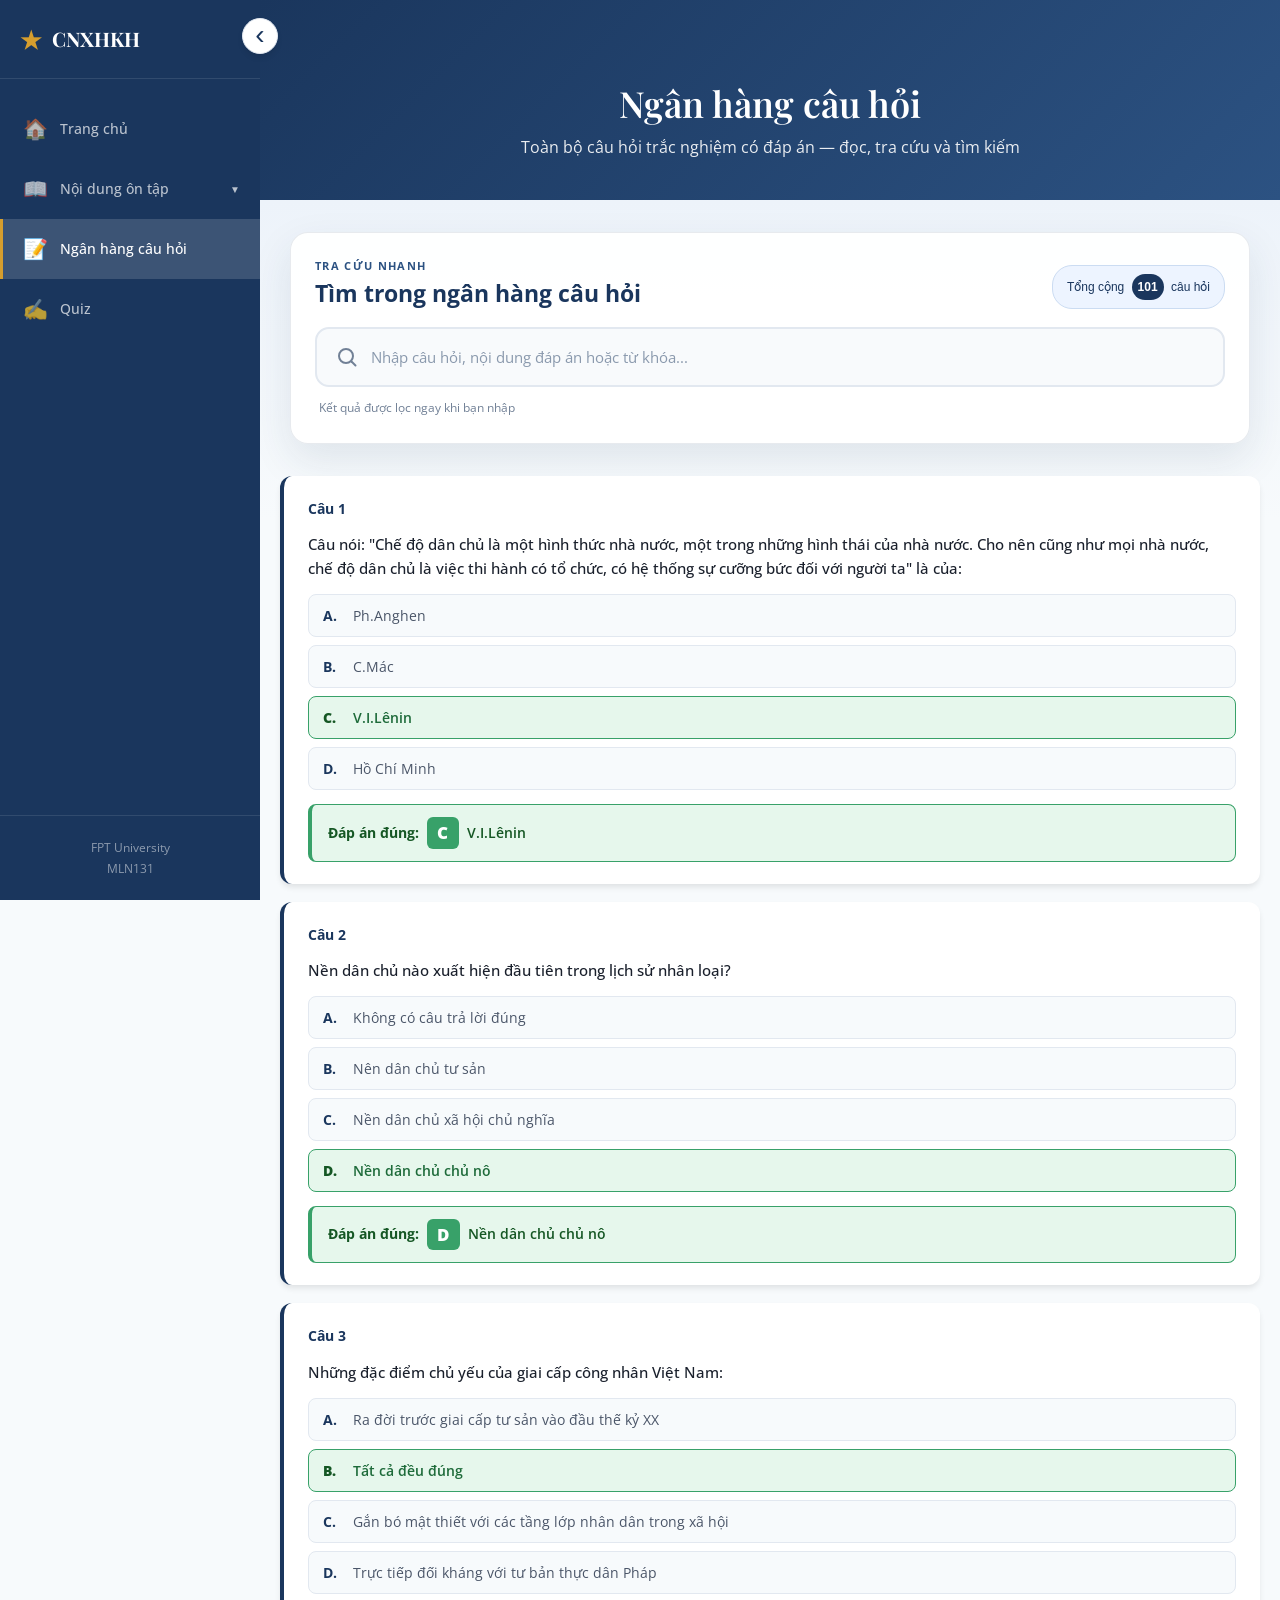
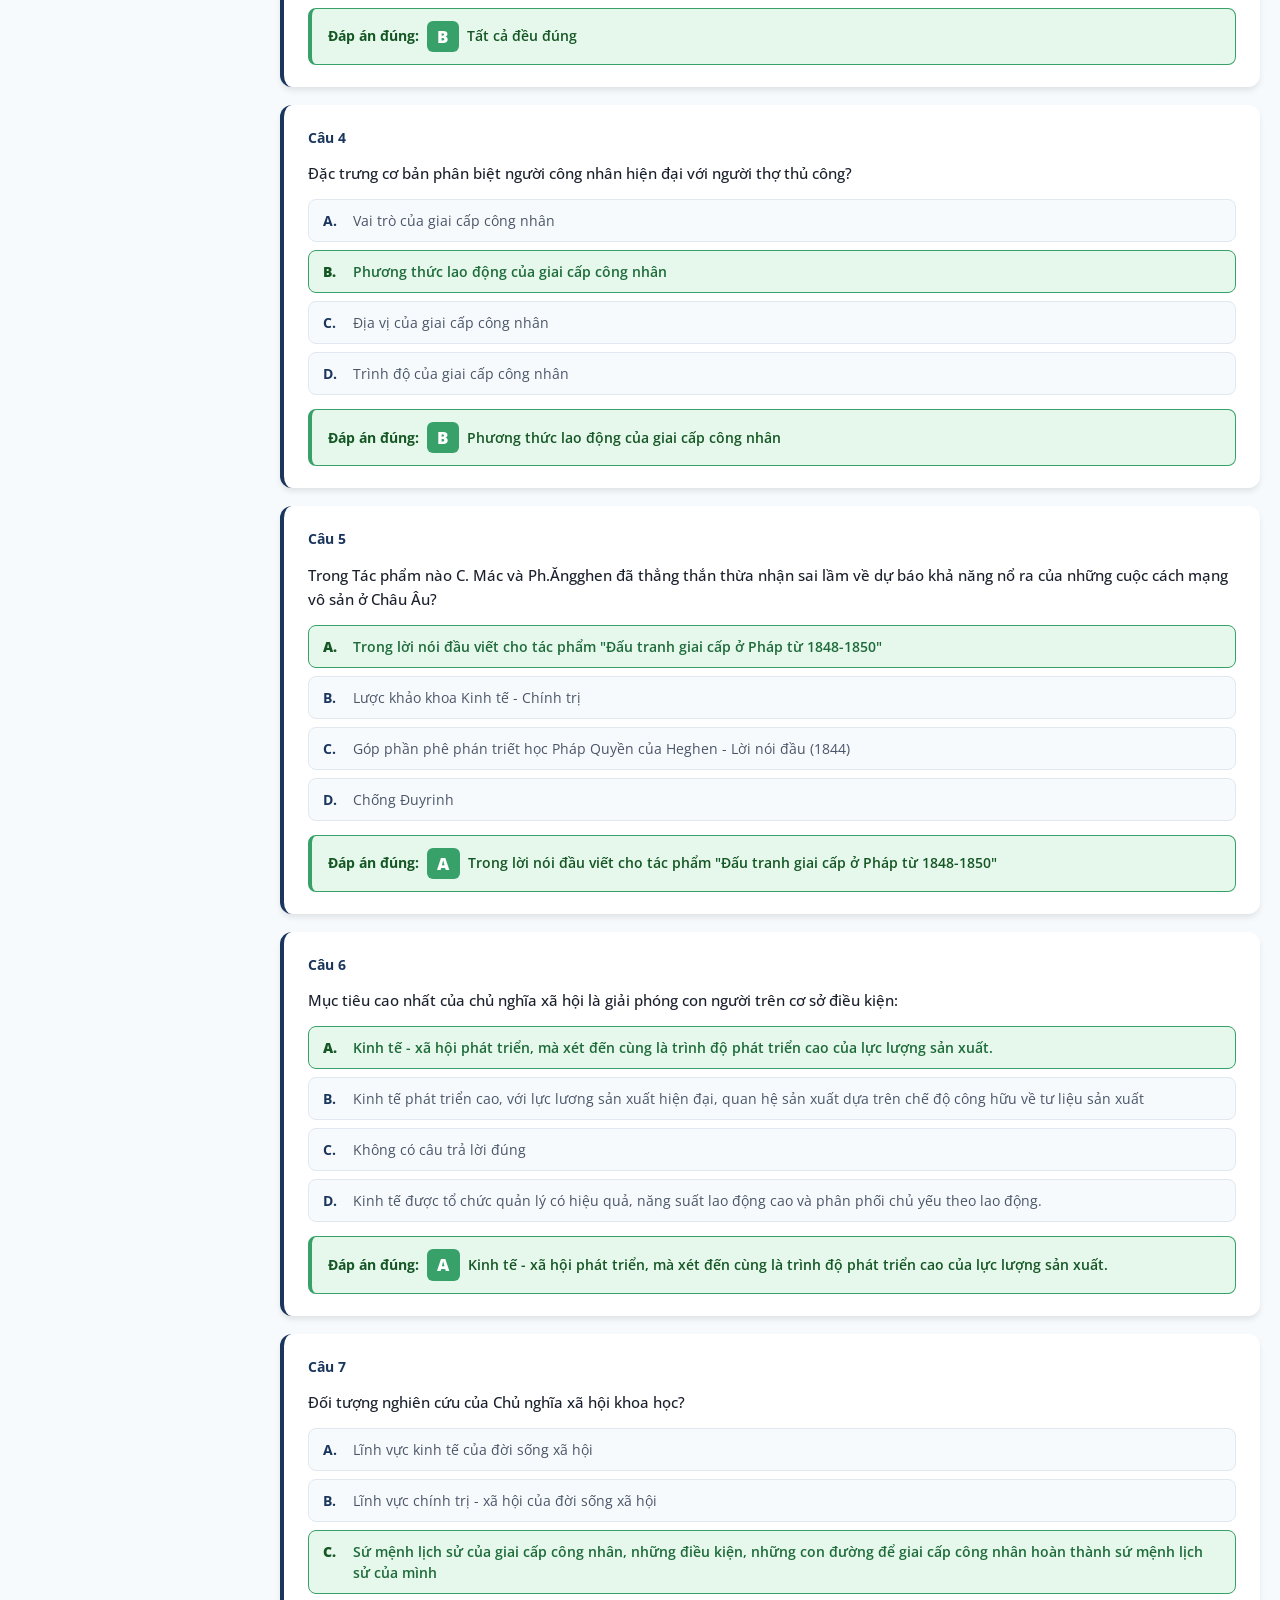
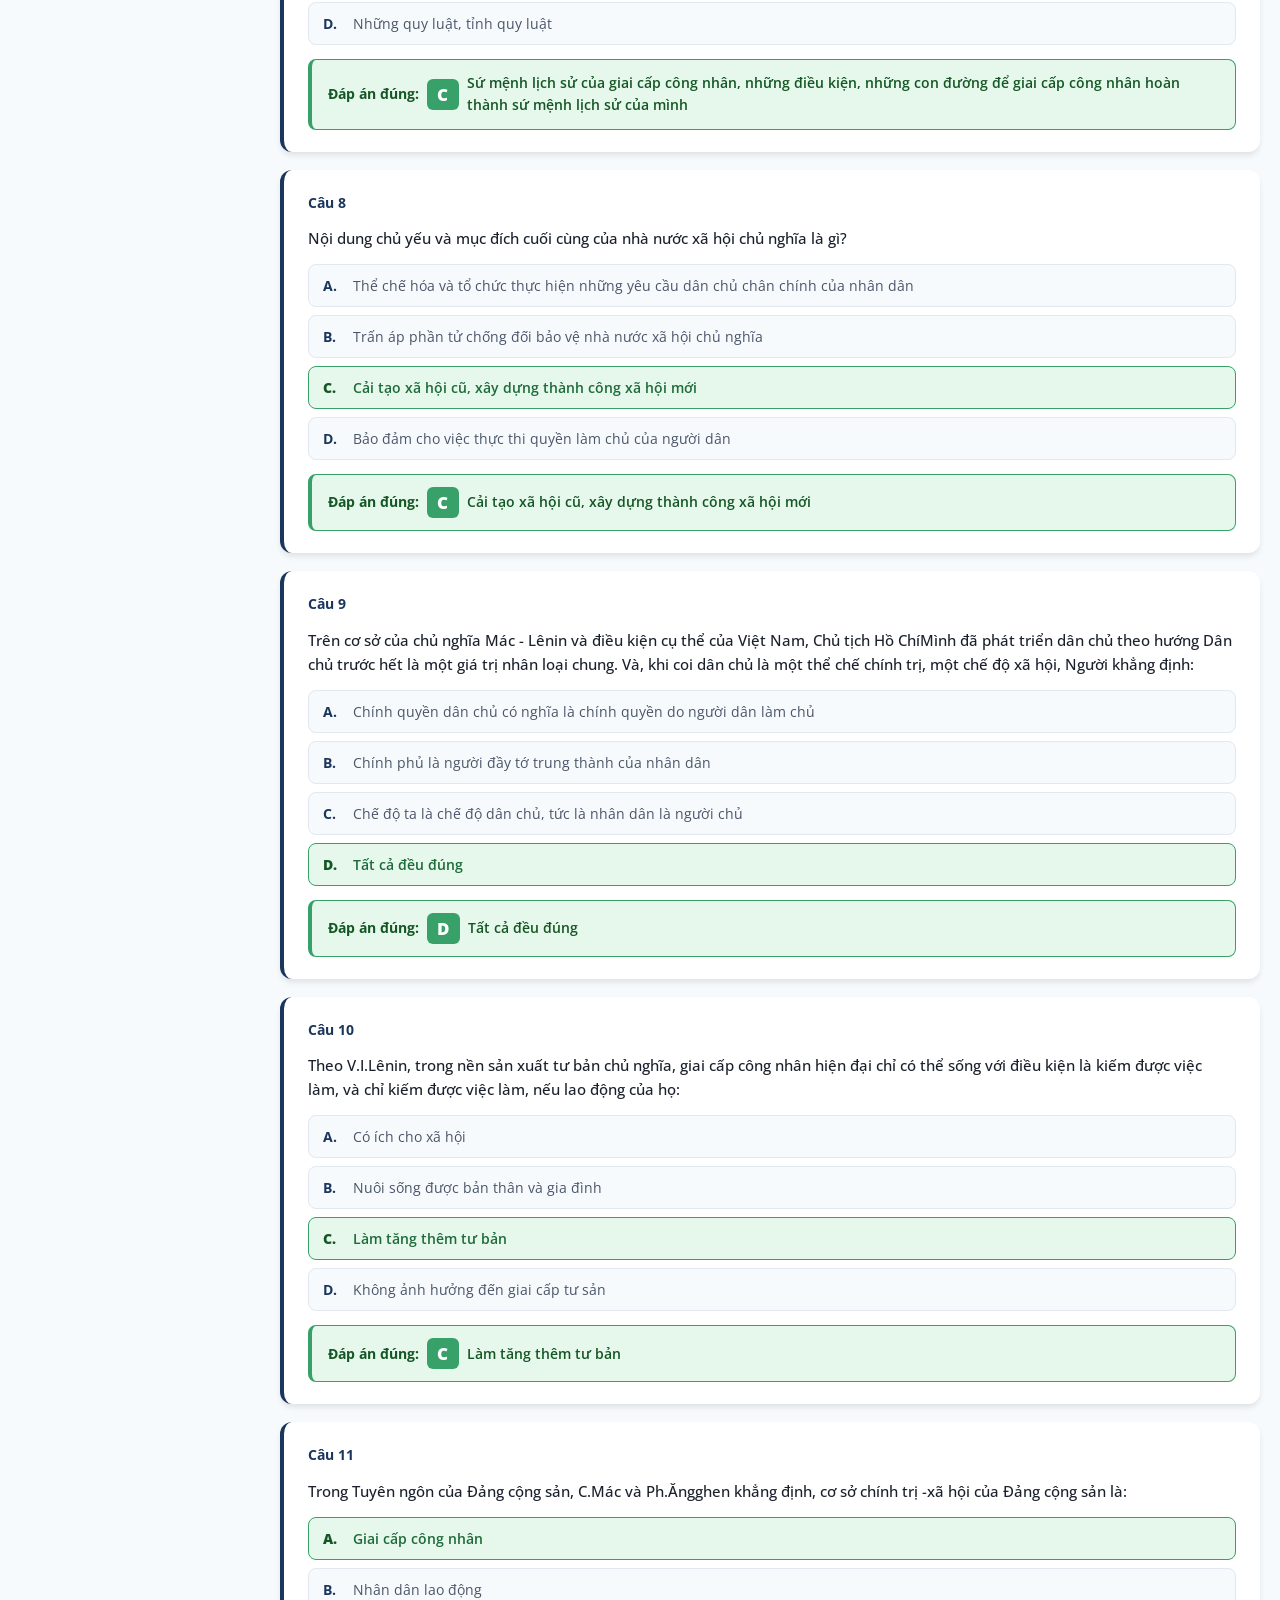
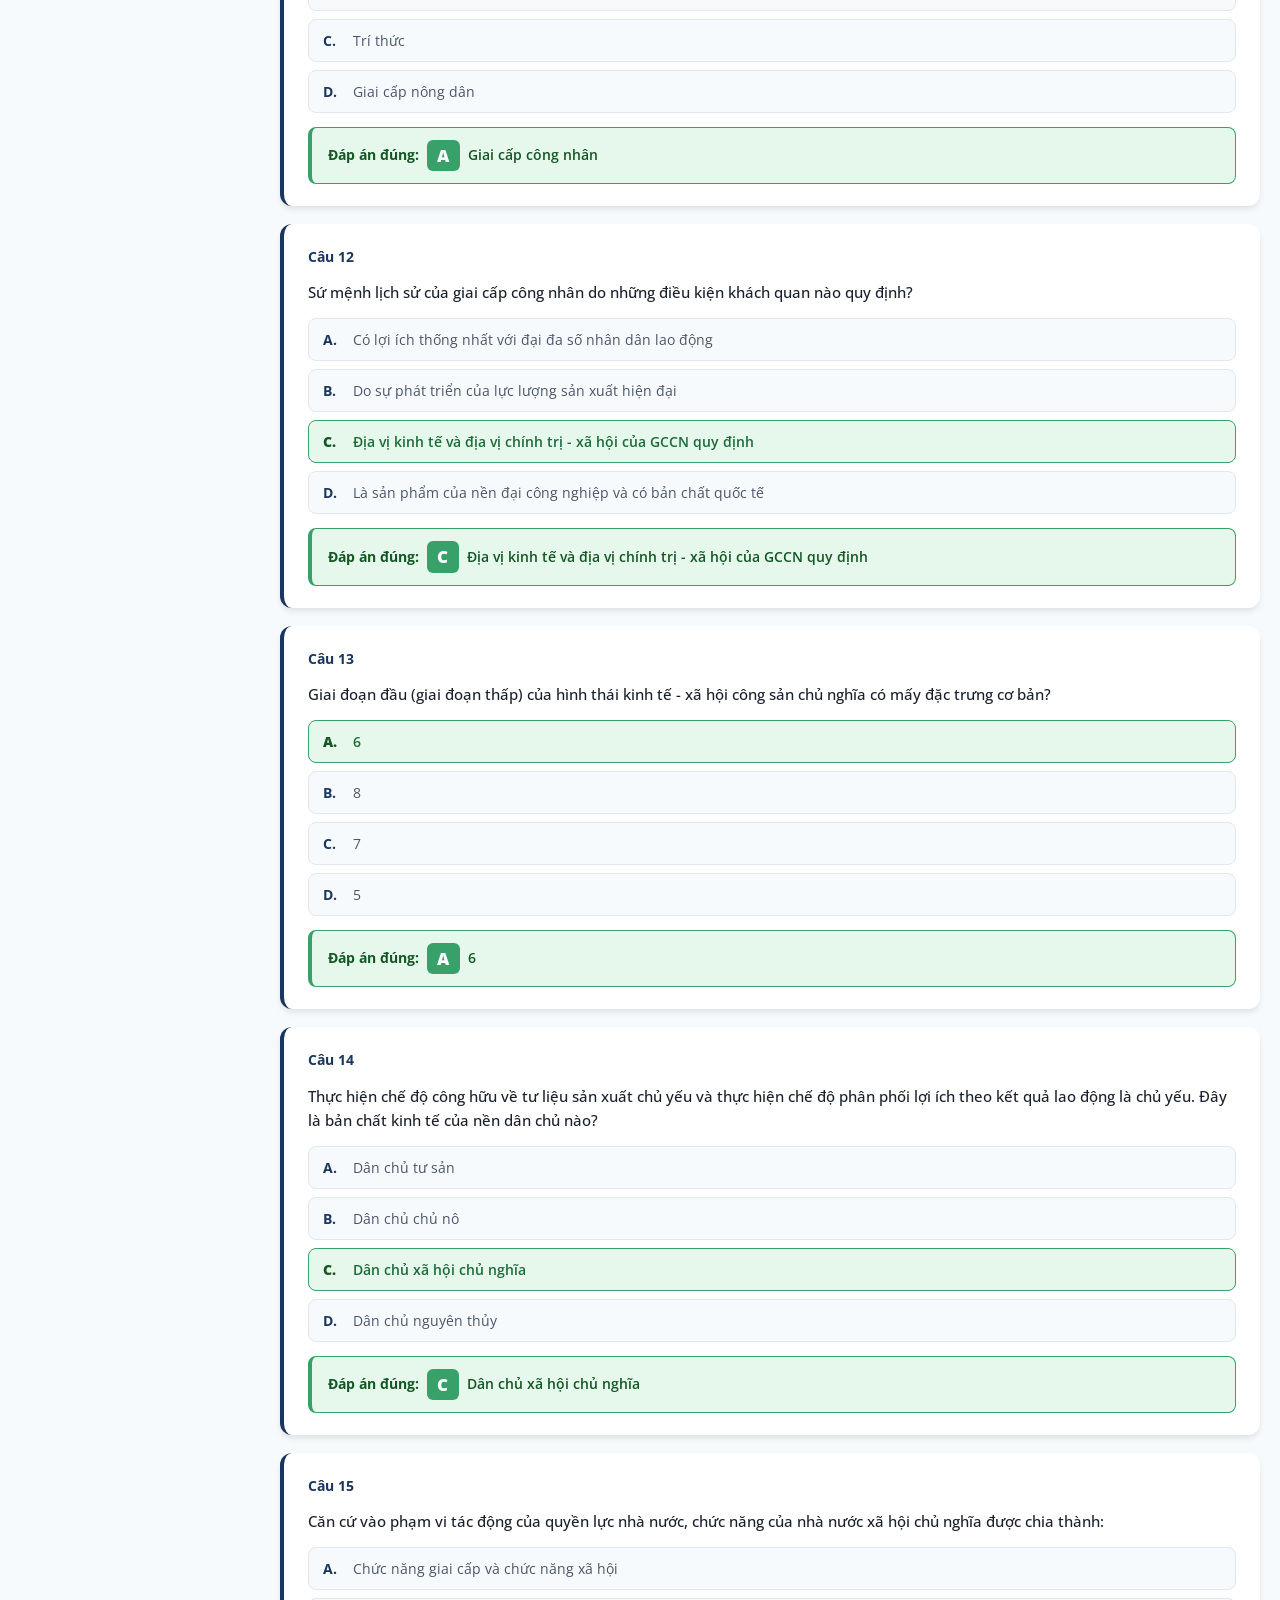
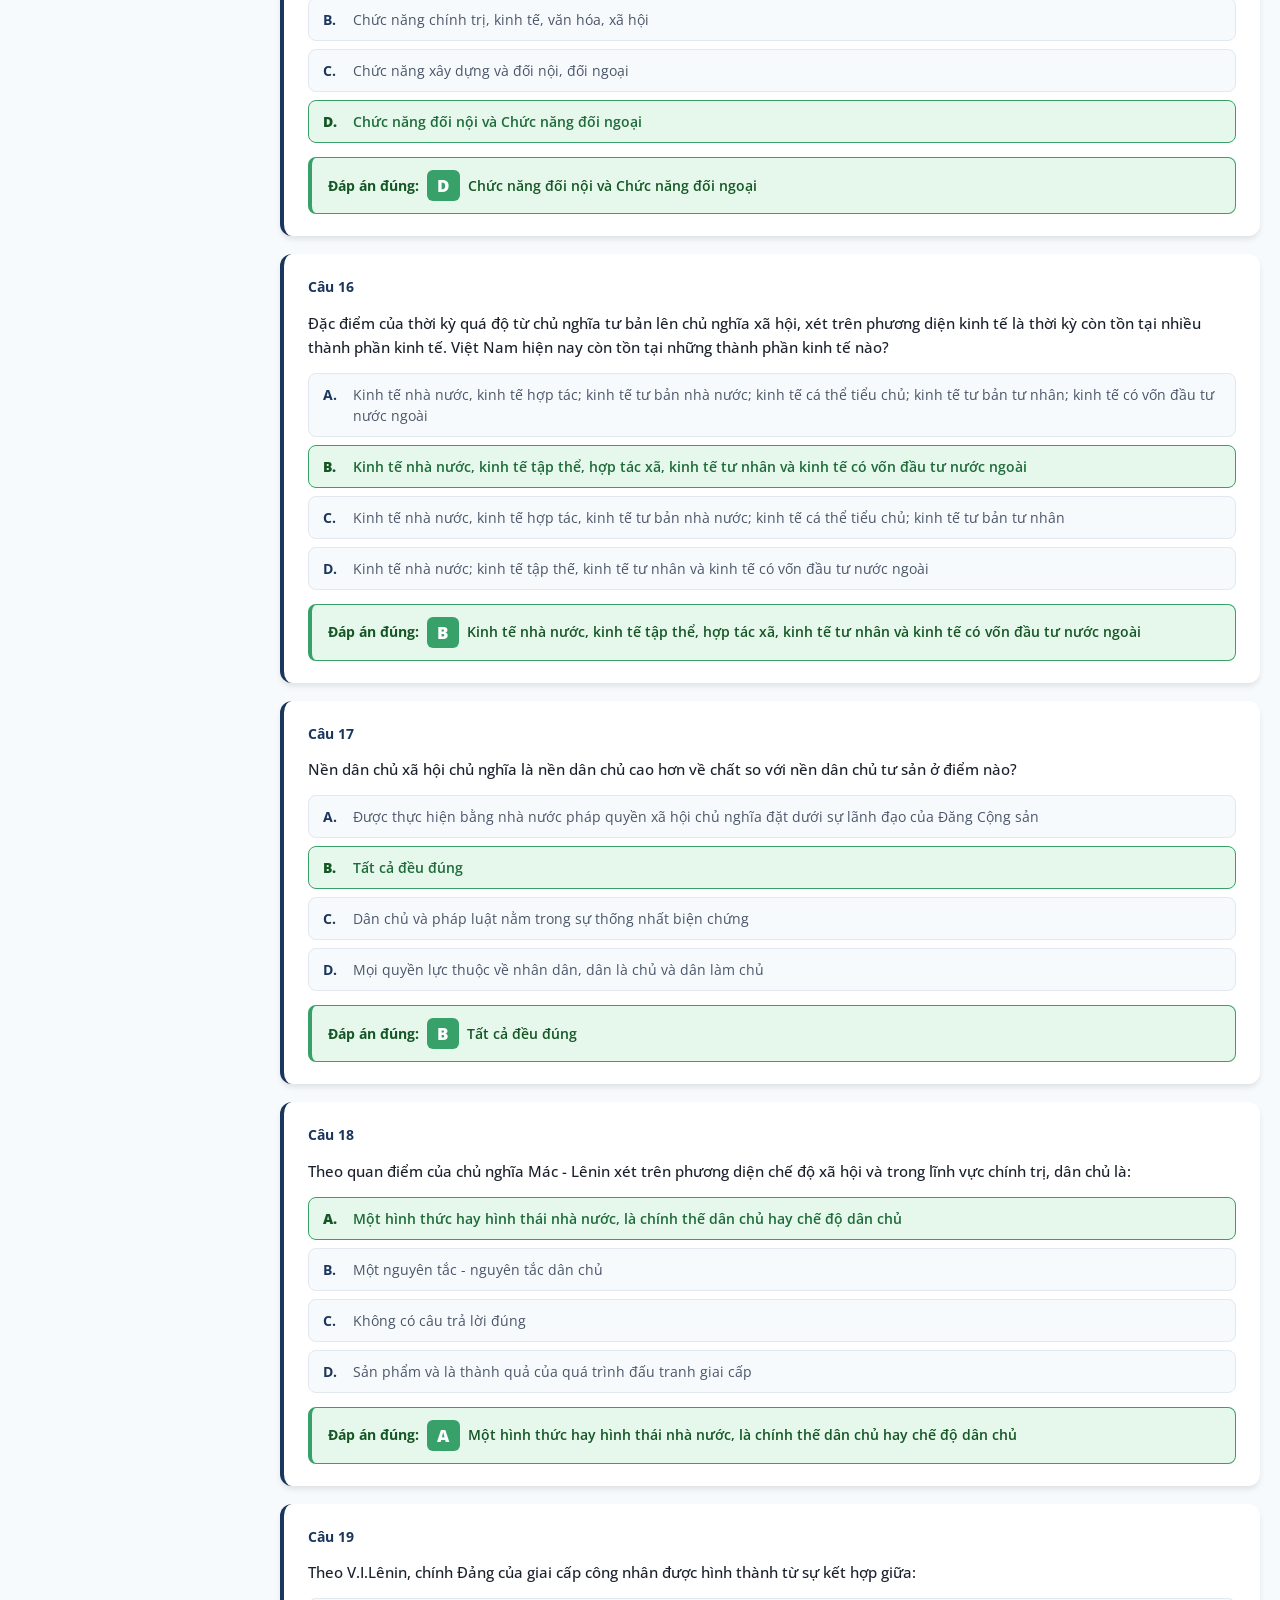
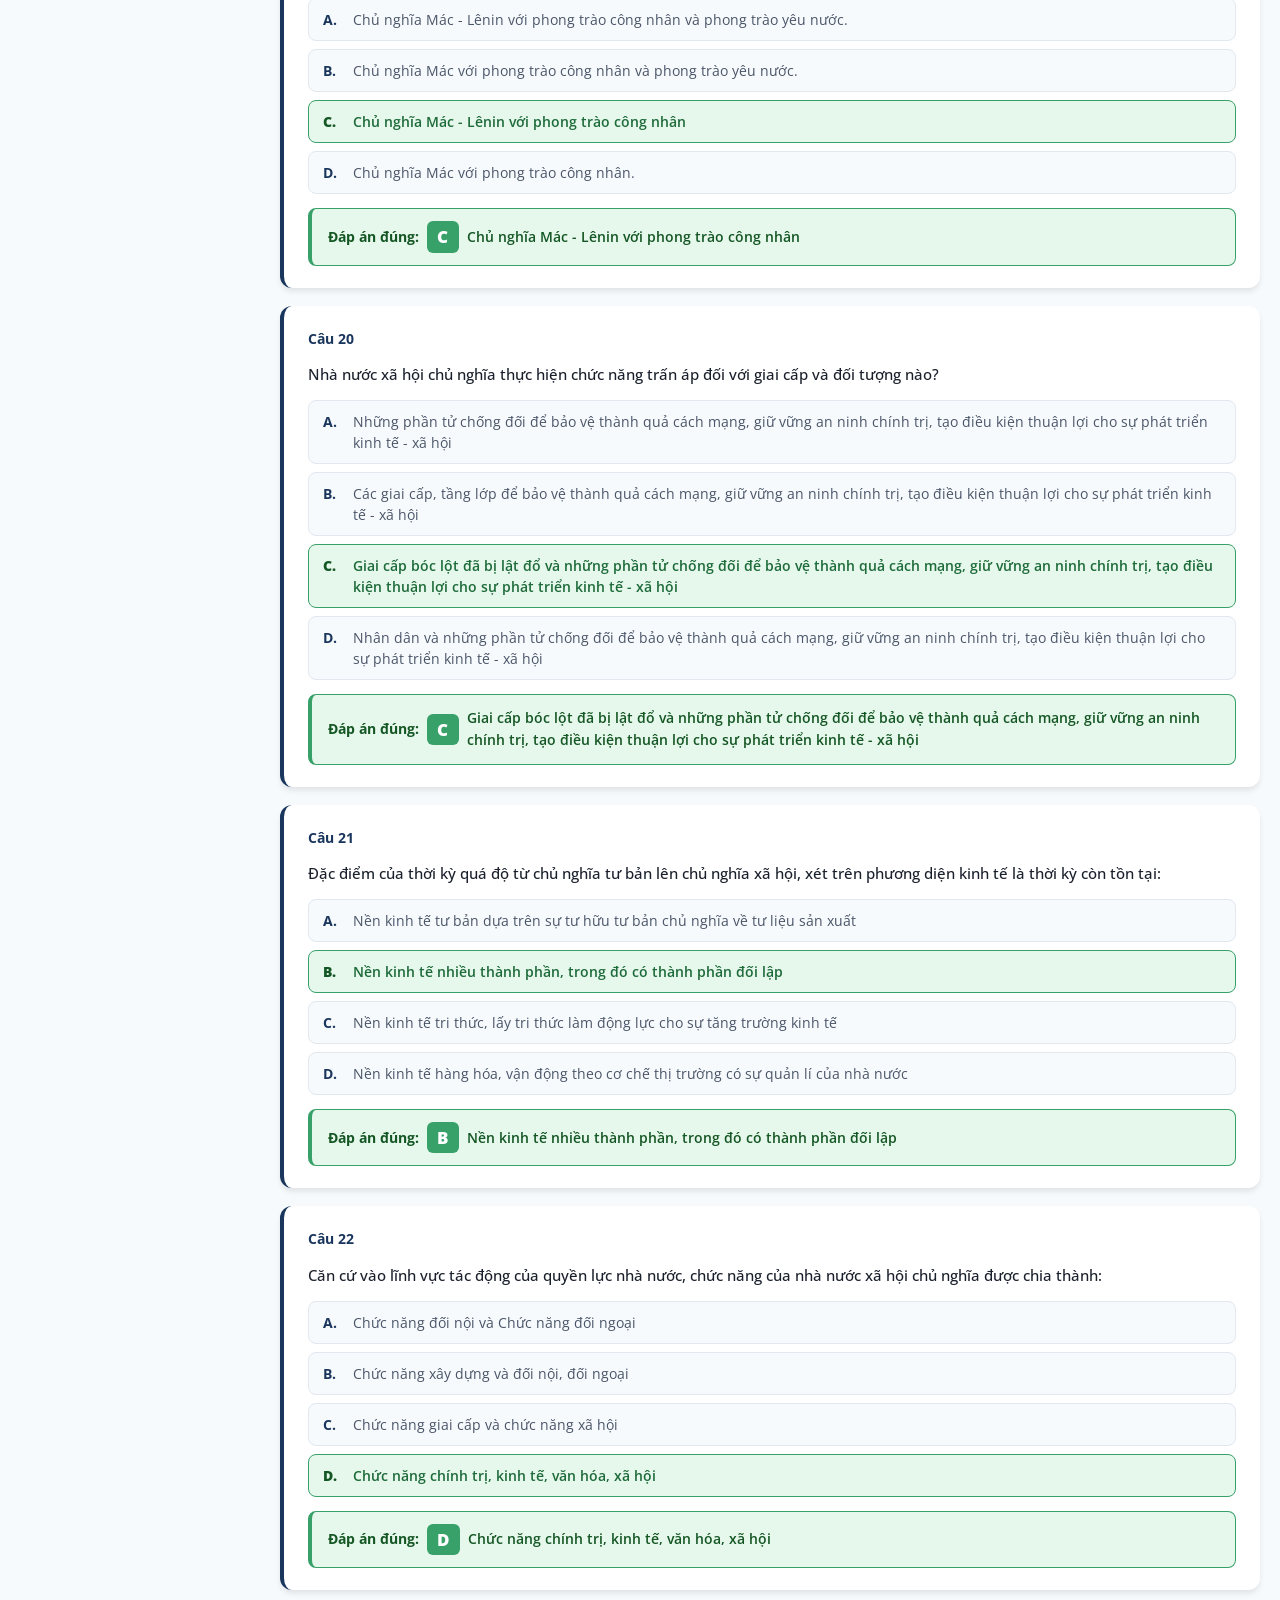
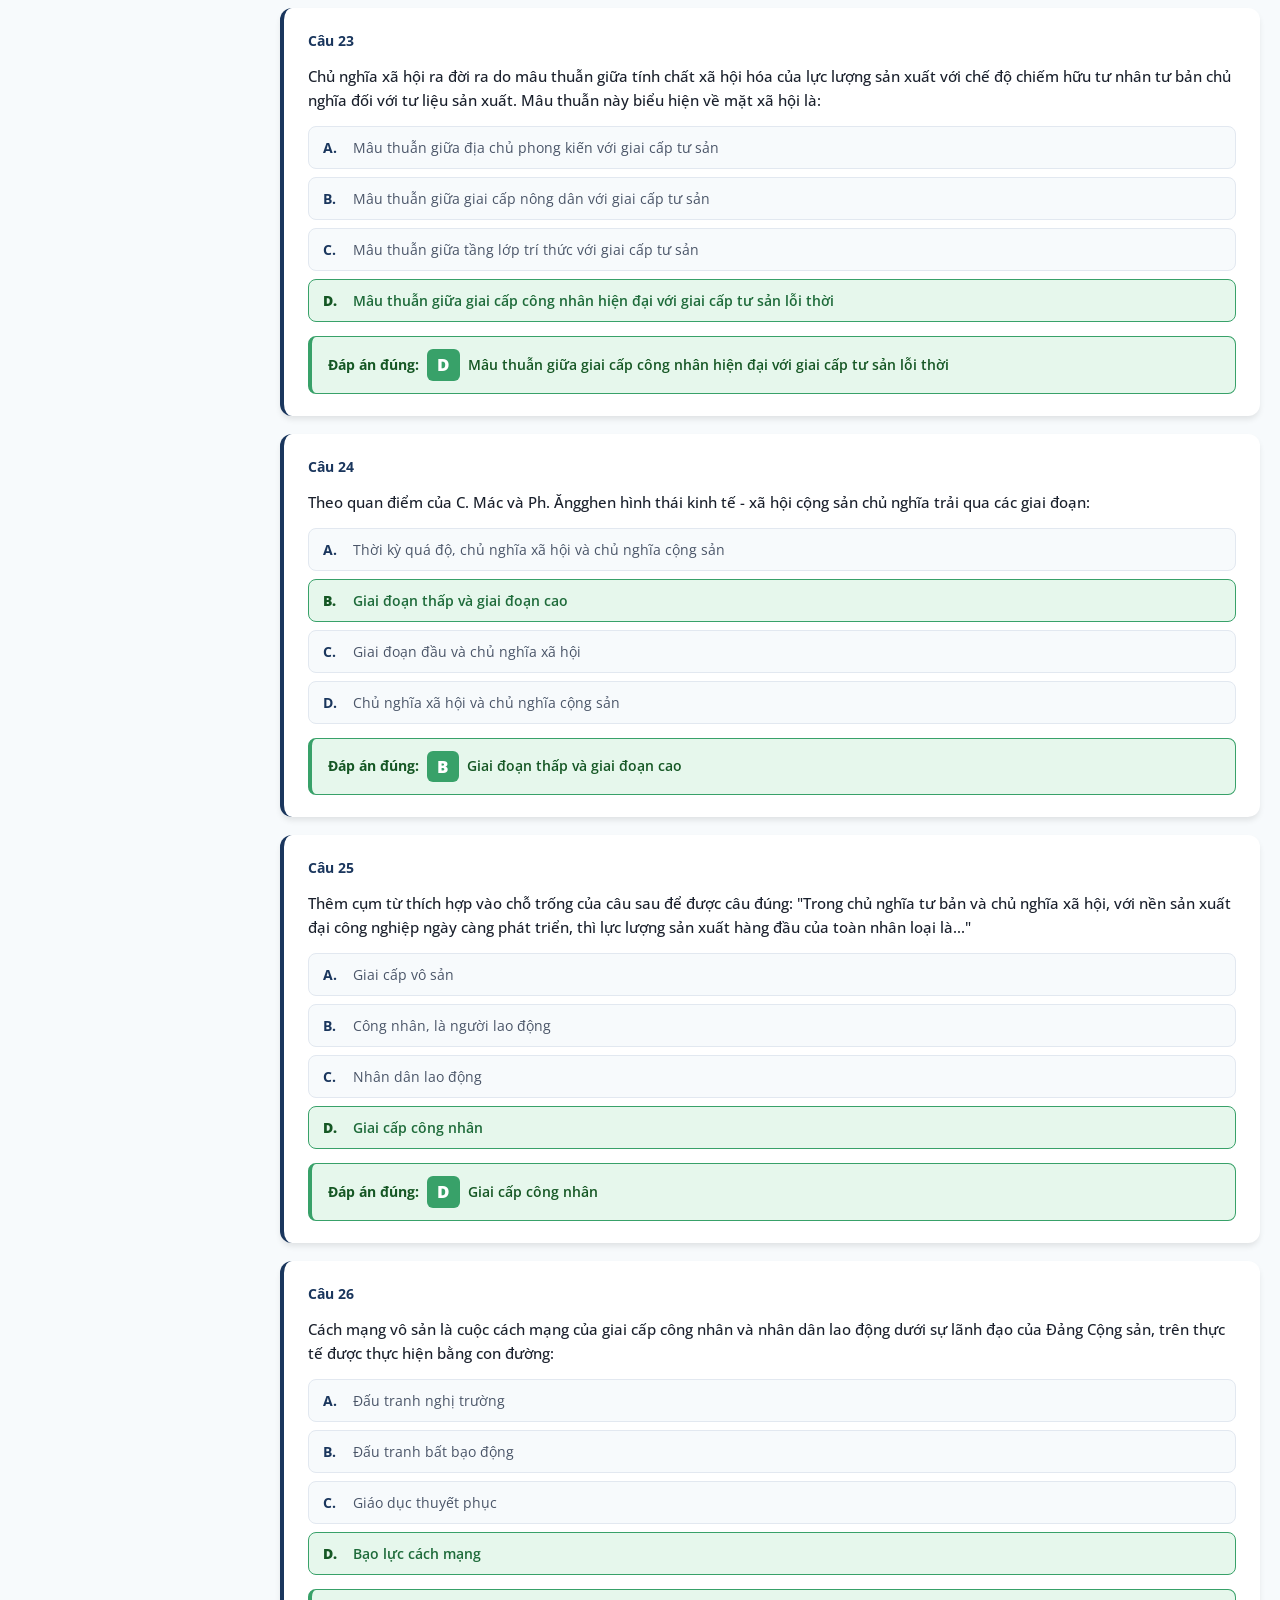
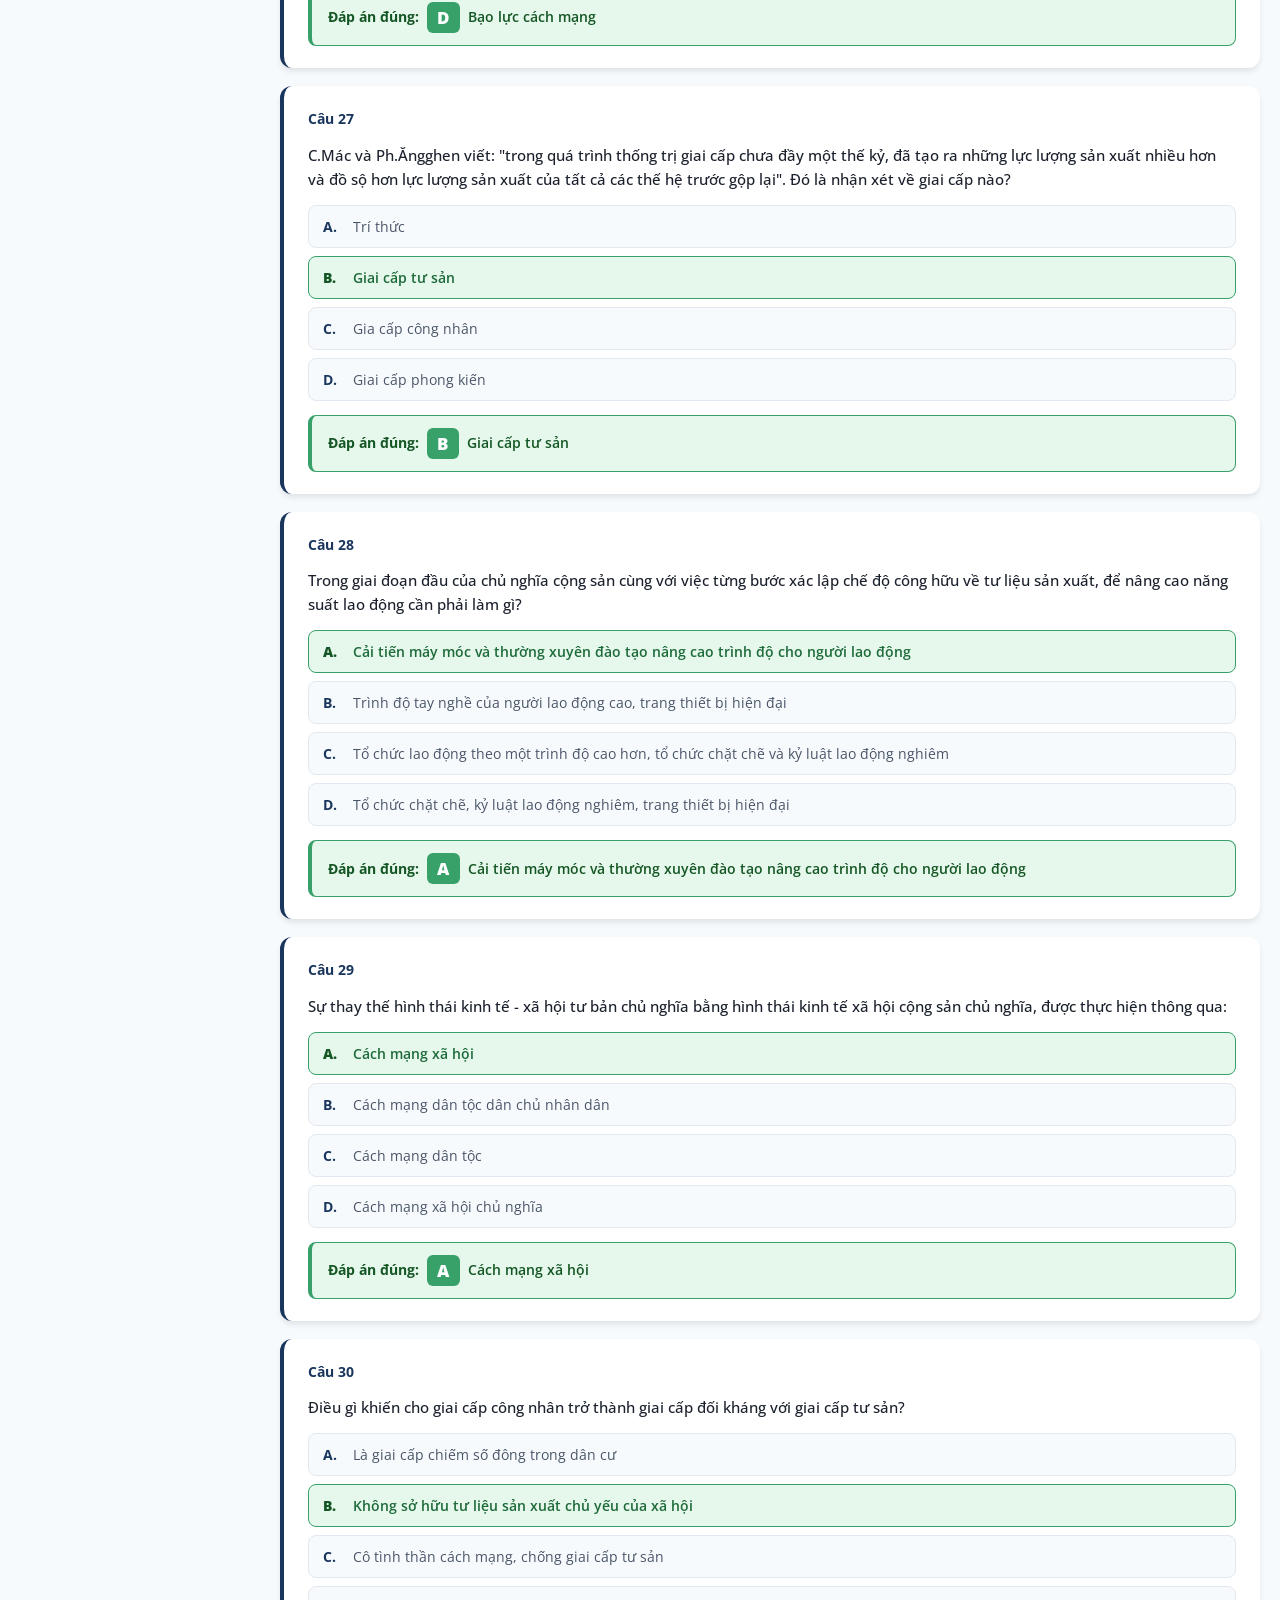
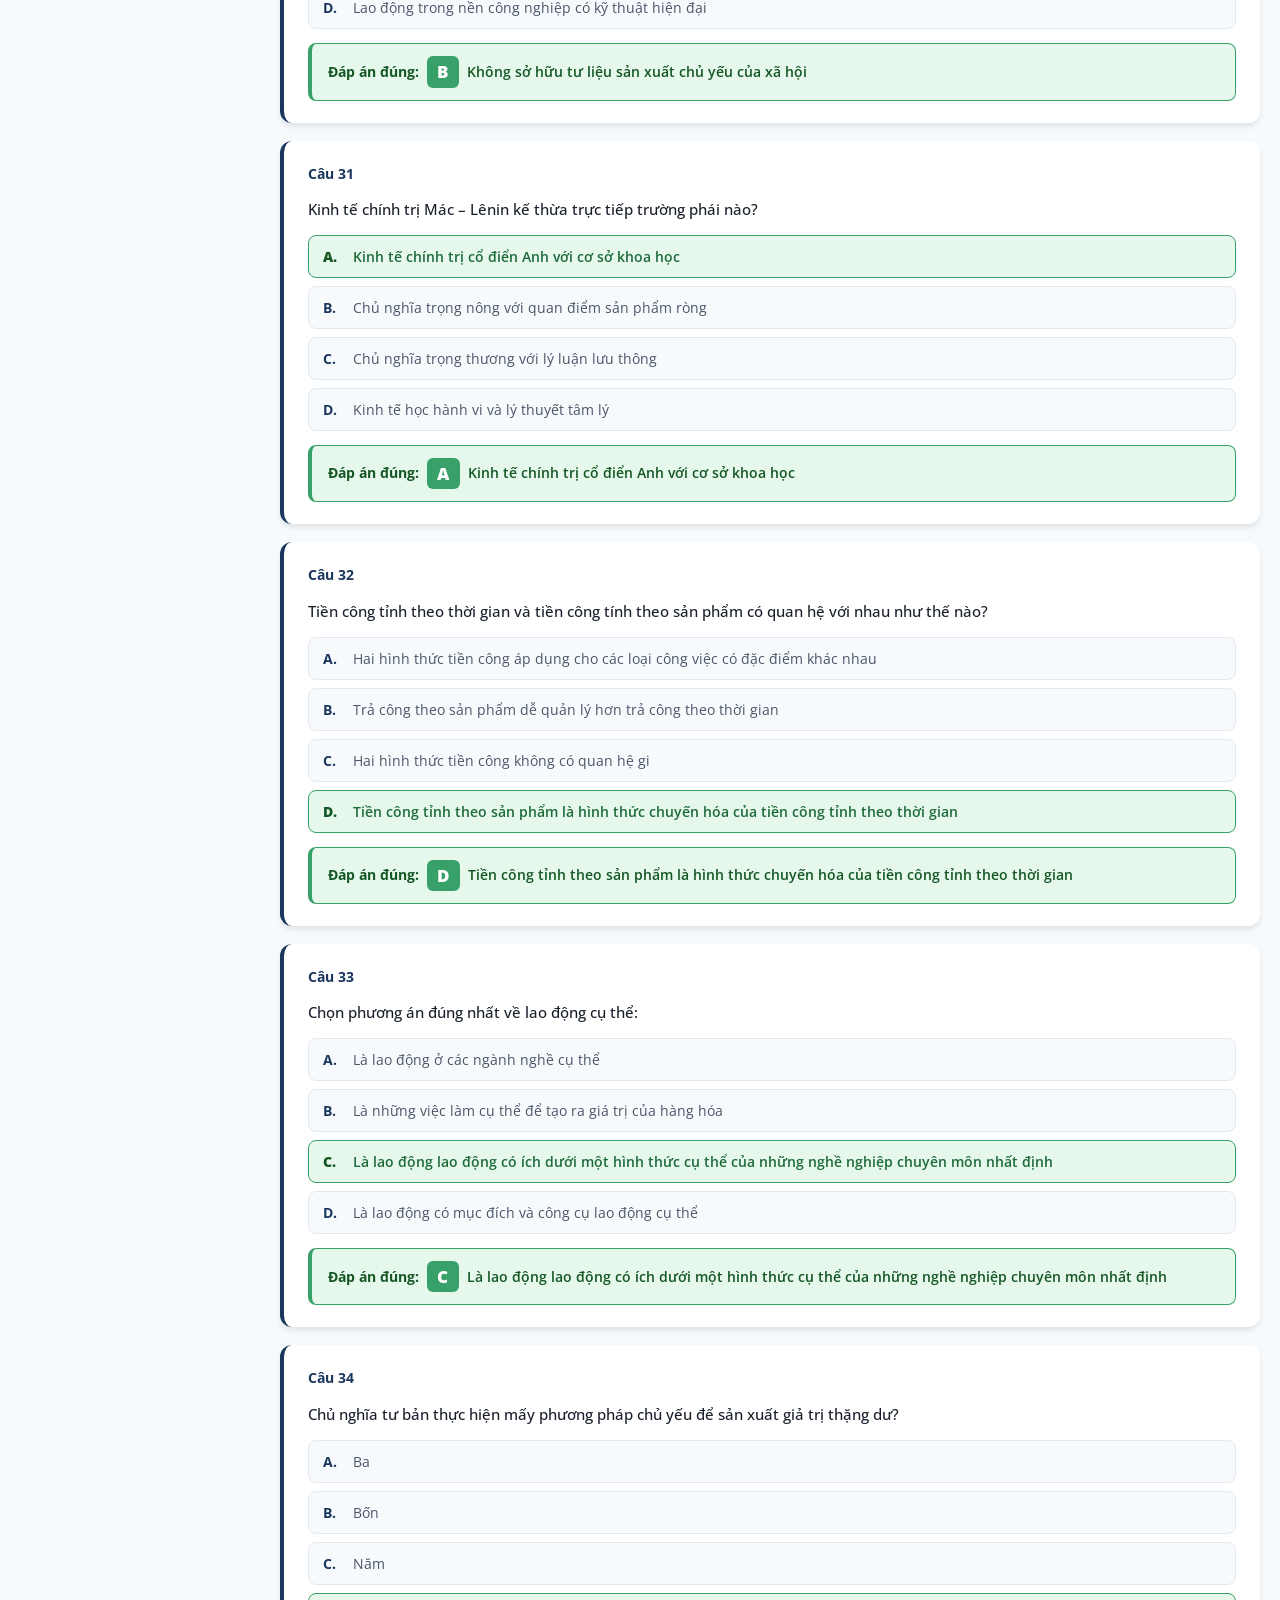
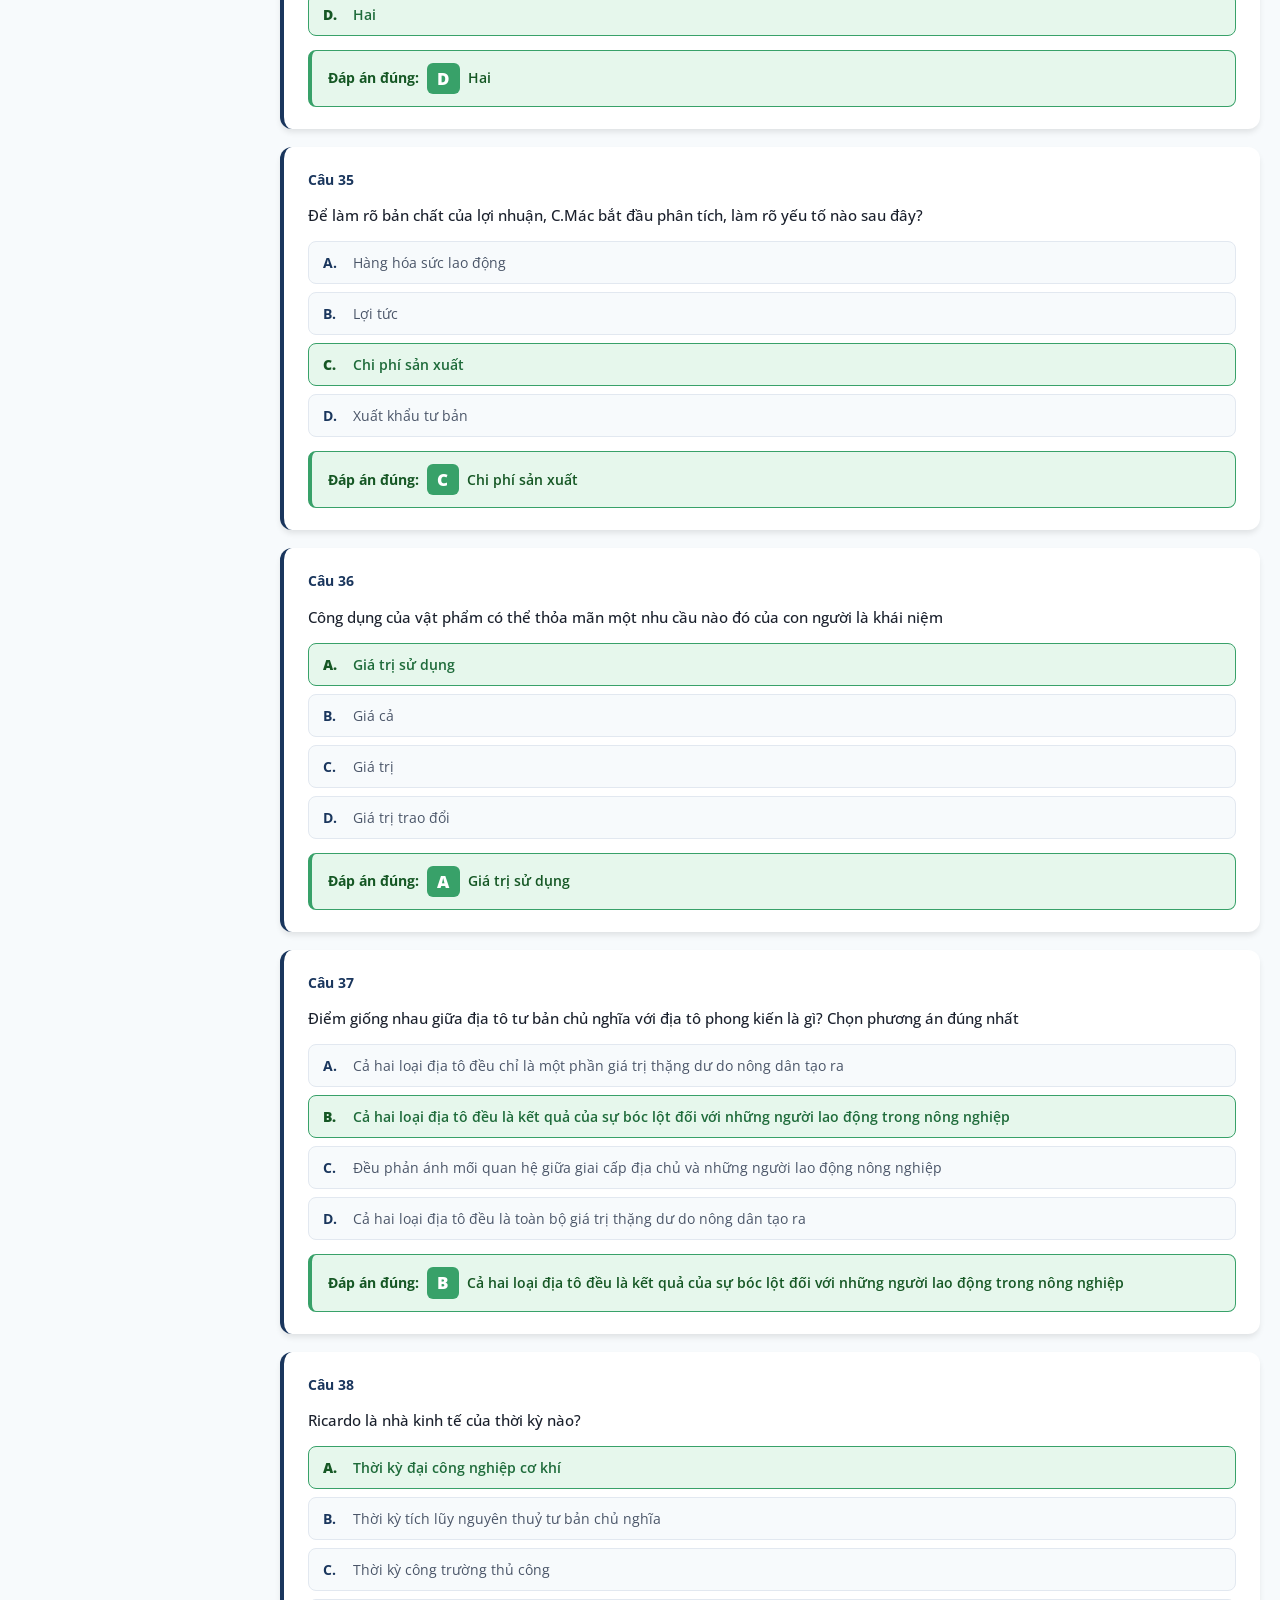
<file: questions.html>
<!DOCTYPE html>
<html lang="vi">
<head>
    <meta charset="UTF-8">
    <meta name="viewport" content="width=device-width, initial-scale=1.0">
    <title>Ngân hàng câu hỏi - CNXHKH</title>
    <link href="https://fonts.googleapis.com/css2?family=Playfair+Display:wght@400;600;700&family=Open+Sans:wght@400;500;600;700&display=swap" rel="stylesheet">
    <link rel="stylesheet" href="styles.css">
</head>
<body class="questions-page">
    <!-- Sidebar -->
    <aside class="sidebar" id="sidebar">
        <div class="sidebar-header">
            <div class="sidebar-brand">
                <span class="brand-icon">★</span>
                <span class="brand-text">CNXHKH</span>
            </div>
            <button class="sidebar-toggle" type="button" onclick="toggleSidebar()" aria-label="Thu gọn thanh điều hướng" aria-controls="sidebar" aria-expanded="true">
                <span></span>
                <span></span>
                <span></span>
            </button>
        </div>

        <nav class="sidebar-nav">
            <a href="index.html" class="nav-item">
                <span class="nav-icon">🏠</span>
                <span class="nav-text">Trang chủ</span>
            </a>
            <div class="nav-group">
                <a href="content.html" class="nav-item has-submenu" onclick="toggleChapterMenu(event)">
                    <span class="nav-icon">📖</span>
                    <span class="nav-text">Nội dung ôn tập</span>
                    <span class="nav-arrow" id="chapterArrow">▼</span>
                </a>
                <div class="submenu" id="chapterSubmenu">
                    <a href="content.html#chapter1" class="submenu-item">Chương 1: Nhập môn</a>
                    <a href="content.html#chapter2" class="submenu-item">Chương 2: Sứ mệnh GCCN</a>
                    <a href="content.html#chapter3" class="submenu-item">Chương 3: CNXH và TKQĐ</a>
                    <a href="content.html#chapter4" class="submenu-item">Chương 4: Dân chủ XHCN</a>
                    <a href="content.html#chapter5" class="submenu-item">Chương 5: Cơ cấu XH-GC</a>
                    <a href="content.html#chapter6" class="submenu-item">Chương 6: Dân tộc, Tôn giáo</a>
                    <a href="content.html#chapter7" class="submenu-item">Chương 7: Gia đình</a>
                </div>
            </div>
            <a href="questions.html" class="nav-item active">
                <span class="nav-icon">📝</span>
                <span class="nav-text">Ngân hàng câu hỏi</span>
            </a>
            <a href="quiz.html" class="nav-item">
                <span class="nav-icon">✍️</span>
                <span class="nav-text">Quiz</span>
            </a>
        </nav>

        <div class="sidebar-footer">
            <p>FPT University</p>
            <p>MLN131</p>
        </div>
    </aside>

    <!-- Main Content -->
    <main class="main-content">
        <!-- Mobile Header -->
        <header class="mobile-header">
            <button class="mobile-menu-toggle" type="button" onclick="toggleSidebar()" aria-label="Mở thanh điều hướng" aria-controls="sidebar" aria-expanded="false">
                <span></span>
                <span></span>
                <span></span>
            </button>
            <span class="mobile-title">CNXHKH</span>
        </header>

        <!-- Mobile Overlay -->
        <div class="sidebar-overlay" id="sidebarOverlay" onclick="closeSidebar()" aria-hidden="true"></div>

        <!-- Page Header -->
        <header class="page-header">
            <div class="container">
                <h1>Ngân hàng câu hỏi</h1>
                <p>Toàn bộ câu hỏi trắc nghiệm có đáp án — đọc, tra cứu và tìm kiếm</p>
            </div>
        </header>

        <!-- Bank Container -->
        <div class="content-wrapper">
            <div class="container">

                <!-- Search Tools -->
                <section class="question-tools" aria-labelledby="questionSearchTitle">
                    <div class="search-panel-heading">
                        <div>
                            <span class="search-eyebrow">Tra cứu nhanh</span>
                            <h2 id="questionSearchTitle">Tìm trong ngân hàng câu hỏi</h2>
                        </div>
                        <div class="filter-bar">
                            <button class="filter-btn active" data-filter="all">Tổng cộng <span class="count" id="count-all">101</span> câu hỏi</button>
                        </div>
                    </div>

                    <div class="search-bar">
                        <label class="sr-only" for="searchInput">Nhập từ khóa tìm kiếm</label>
                        <span class="search-icon" aria-hidden="true">
                            <svg viewBox="0 0 24 24" width="24" height="24" fill="none">
                                <circle cx="11" cy="11" r="7" stroke="currentColor" stroke-width="2"></circle>
                                <path d="m16.5 16.5 4 4" stroke="currentColor" stroke-width="2" stroke-linecap="round"></path>
                            </svg>
                        </span>
                        <input type="search" id="searchInput" placeholder="Nhập câu hỏi, nội dung đáp án hoặc từ khóa..." autocomplete="off" aria-describedby="searchHint searchMeta" />
                        <button class="search-clear" id="searchClear" type="button" title="Xóa tìm kiếm" aria-label="Xóa từ khóa tìm kiếm">
                            <svg viewBox="0 0 20 20" width="18" height="18" fill="none" aria-hidden="true">
                                <path d="m6 6 8 8m0-8-8 8" stroke="currentColor" stroke-width="1.8" stroke-linecap="round"></path>
                            </svg>
                        </button>
                    </div>

                    <div class="search-support">
                        <span class="search-hint" id="searchHint">Kết quả được lọc ngay khi bạn nhập</span>
                        <div class="search-meta" id="searchMeta" aria-live="polite"></div>
                    </div>
                </section>

                <!-- Loading State -->
                <div class="bank-loading" id="bankLoading">
                    <div class="spinner"></div>
                    <p>Đang tải ngân hàng câu hỏi...</p>
                </div>

                <!-- Error State -->
                <div class="bank-error" id="bankError" hidden>
                    <div class="bank-error-icon">⚠️</div>
                    <h3>Không tải được file câu hỏi</h3>
                    <p id="bankErrorMsg">Vui lòng chạy web qua local server (vd: <code>python -m http.server</code>) hoặc kiểm tra đường dẫn <code>docs/quiz_gop_da_loc_trung.txt</code>.</p>
                </div>

                <!-- Questions Bank -->
                <div class="questions-bank" id="questionsBank" hidden></div>

                <!-- Empty State -->
                <div class="bank-empty" id="bankEmpty" hidden>
                    <div class="bank-empty-icon">🔎</div>
                    <h3>Không tìm thấy câu hỏi nào</h3>
                    <p>Thử thay đổi từ khóa hoặc bỏ chọn bộ lọc chương.</p>
                </div>

            </div>
        </div>

        <!-- Footer -->
        <footer class="main-footer">
            <div class="container">
                <div class="footer-content">
                    <div class="footer-brand">
                        <span class="brand-icon">★</span>
                        <span>CNXHKH</span>
                    </div>
                    <p>Tài liệu học tập dành cho sinh viên FPT University</p>
                    <p class="copyright">© 2026 Ôn Tập CNXHKH - FPT University</p>
                </div>
            </div>
        </footer>
    </main>

    <script src="questions-data.js"></script>
    <script src="script.js"></script>
</body>
</html>
</file>
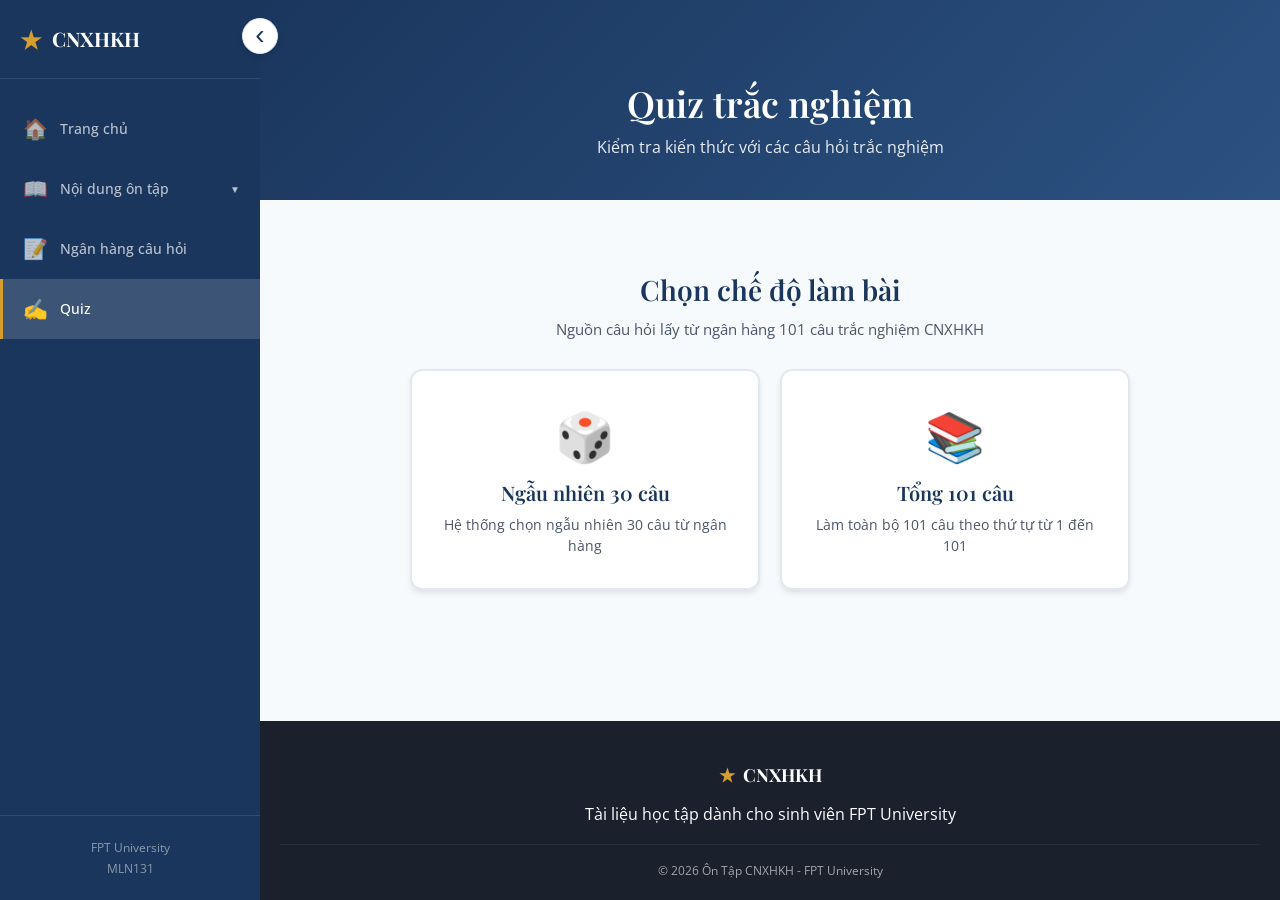
<file: quiz.html>
<!DOCTYPE html>
<html lang="vi">
<head>
    <meta charset="UTF-8">
    <meta name="viewport" content="width=device-width, initial-scale=1.0">
    <title>Quiz - CNXHKH</title>
    <link href="https://fonts.googleapis.com/css2?family=Playfair+Display:wght@400;600;700&family=Open+Sans:wght@400;500;600;700&display=swap" rel="stylesheet">
    <link rel="stylesheet" href="styles.css">
</head>
<body>
    <!-- Sidebar -->
    <aside class="sidebar" id="sidebar">
        <div class="sidebar-header">
            <div class="sidebar-brand">
                <span class="brand-icon">★</span>
                <span class="brand-text">CNXHKH</span>
            </div>
            <button class="sidebar-toggle" type="button" onclick="toggleSidebar()" aria-label="Thu gọn thanh điều hướng" aria-controls="sidebar" aria-expanded="true">
                <span></span>
                <span></span>
                <span></span>
            </button>
        </div>
        
        <nav class="sidebar-nav">
            <a href="index.html" class="nav-item">
                <span class="nav-icon">🏠</span>
                <span class="nav-text">Trang chủ</span>
            </a>
            <div class="nav-group">
                <a href="content.html" class="nav-item has-submenu" onclick="toggleChapterMenu(event)">
                    <span class="nav-icon">📖</span>
                    <span class="nav-text">Nội dung ôn tập</span>
                    <span class="nav-arrow" id="chapterArrow">▼</span>
                </a>
                <div class="submenu" id="chapterSubmenu">
                    <a href="content.html#chapter1" class="submenu-item">Chương 1: Nhập môn</a>
                    <a href="content.html#chapter2" class="submenu-item">Chương 2: Sứ mệnh GCCN</a>
                    <a href="content.html#chapter3" class="submenu-item">Chương 3: CNXH và TKQĐ</a>
                    <a href="content.html#chapter4" class="submenu-item">Chương 4: Dân chủ XHCN</a>
                    <a href="content.html#chapter5" class="submenu-item">Chương 5: Cơ cấu XH-GC</a>
                    <a href="content.html#chapter6" class="submenu-item">Chương 6: Dân tộc, Tôn giáo</a>
                    <a href="content.html#chapter7" class="submenu-item">Chương 7: Gia đình</a>
                </div>
            </div>
            <a href="questions.html" class="nav-item">
                <span class="nav-icon">📝</span>
                <span class="nav-text">Ngân hàng câu hỏi</span>
            </a>
            <a href="quiz.html" class="nav-item active">
                <span class="nav-icon">✍️</span>
                <span class="nav-text">Quiz</span>
            </a>
        </nav>
        
        <div class="sidebar-footer">
            <p>FPT University</p>
            <p>MLN131</p>
        </div>
    </aside>

    <!-- Main Content -->
    <main class="main-content">
        <!-- Mobile Header -->
        <header class="mobile-header">
            <button class="mobile-menu-toggle" type="button" onclick="toggleSidebar()" aria-label="Mở thanh điều hướng" aria-controls="sidebar" aria-expanded="false">
                <span></span>
                <span></span>
                <span></span>
            </button>
            <span class="mobile-title">CNXHKH</span>
        </header>

        <!-- Mobile Overlay -->
        <div class="sidebar-overlay" id="sidebarOverlay" onclick="closeSidebar()" aria-hidden="true"></div>

        <!-- Page Header -->
        <header class="page-header">
            <div class="container">
                <h1>Quiz trắc nghiệm</h1>
                <p>Kiểm tra kiến thức với các câu hỏi trắc nghiệm</p>
            </div>
        </header>

        <!-- Quiz Container -->
        <div class="content-wrapper">
            <div class="container">

                <!-- Mode selector -->
                <div id="quizModeSelect" class="quiz-mode-select">
                    <h2>Chọn chế độ làm bài</h2>
                    <p class="quiz-mode-subtitle" id="quizBankSummary">Nguồn câu hỏi lấy từ ngân hàng 101 câu trắc nghiệm CNXHKH</p>
                    <div class="quiz-mode-grid">
                        <button class="quiz-mode-card" data-mode="random30">
                            <div class="mode-icon">🎲</div>
                            <h3>Ngẫu nhiên 30 câu</h3>
                            <p>Hệ thống chọn ngẫu nhiên 30 câu từ ngân hàng</p>
                        </button>
                        <button class="quiz-mode-card" data-mode="all">
                            <div class="mode-icon">📚</div>
                            <h3 id="quizAllTitle">Tổng 101 câu</h3>
                            <p id="quizAllDescription">Làm toàn bộ 101 câu theo thứ tự từ 1 đến 101</p>
                        </button>
                    </div>
                </div>

                <!-- Quiz runner (ẩn ban đầu) -->
                <div id="quizRunner" class="quiz-runner" hidden>
                    <div class="quiz-header">
                        <button id="quizExit" class="quiz-btn ghost">← Thoát</button>
                        <div class="quiz-header-info">
                            <span id="quizModeTitle" class="quiz-mode-title"></span>
                            <span id="quizProgress" class="quiz-progress"></span>
                        </div>
                        <span id="quizScore" class="quiz-score">Điểm: 0</span>
                    </div>
                    <div id="quizCard" class="quiz-card"></div>
                    <div class="quiz-nav">
                        <button id="quizPrev" class="quiz-btn">← Câu trước</button>
                        <button id="quizNext" class="quiz-btn primary">Câu sau →</button>
                    </div>
                </div>

                <!-- Result modal -->
                <div id="quizResultModal" class="quiz-modal" hidden>
                    <div class="quiz-modal-content">
                        <div class="quiz-modal-icon">🏆</div>
                        <h2>Hoàn thành!</h2>
                        <div id="quizResultScore" class="quiz-result-score"></div>
                        <p id="quizResultPercent" class="quiz-result-percent"></p>
                        <div class="quiz-modal-actions">
                            <button id="quizRetry" class="quiz-btn primary">Làm lại</button>
                            <button id="quizBackModes" class="quiz-btn">Chọn chế độ khác</button>
                        </div>
                    </div>
                </div>

            </div>
        </div>

        <!-- Footer -->
        <footer class="main-footer">
            <div class="container">
                <div class="footer-content">
                    <div class="footer-brand">
                        <span class="brand-icon">★</span>
                        <span>CNXHKH</span>
                    </div>
                    <p>Tài liệu học tập dành cho sinh viên FPT University</p>
                    <p class="copyright">© 2026 Ôn Tập CNXHKH - FPT University</p>
                </div>
            </div>
        </footer>
    </main>

    <script src="questions-data.js"></script>
    <script src="script.js"></script>
</body>
</html>
</file>
<file: styles.css>
/* ===== RESET & BASE ===== */
* {
    margin: 0;
    padding: 0;
    box-sizing: border-box;
}

:root {
    --primary: #1a365d;
    --primary-light: #2c5282;
    --secondary: #c53030;
    --accent: #d69e2e;
    --success: #38a169;
    --warning: #dd6b20;
    --text-dark: #1a202c;
    --text-medium: #4a5568;
    --text-light: #718096;
    --bg-light: #f7fafc;
    --bg-white: #ffffff;
    --border: #e2e8f0;
    --shadow: 0 4px 6px -1px rgba(0, 0, 0, 0.1);
    --shadow-lg: 0 10px 15px -3px rgba(0, 0, 0, 0.1);
    --radius: 8px;
    --radius-lg: 12px;
    --transition: all 0.3s ease;
    --sidebar-width: 260px;
    --sidebar-collapsed: 70px;
}

html {
    scroll-behavior: smooth;
}

body {
    font-family: 'Open Sans', -apple-system, BlinkMacSystemFont, sans-serif;
    font-size: 16px;
    line-height: 1.6;
    color: var(--text-dark);
    background: var(--bg-light);
    min-height: 100vh;
    display: flex;
}

h1, h2, h3, h4, h5, h6 {
    font-family: 'Playfair Display', Georgia, serif;
    font-weight: 600;
    line-height: 1.3;
}

a {
    text-decoration: none;
    color: inherit;
}

ul, ol {
    list-style: none;
}

.container {
    width: 100%;
    max-width: 1100px;
    margin: 0 auto;
    padding: 0 20px;
}

/* ===== SIDEBAR ===== */
.sidebar {
    position: fixed;
    top: 0;
    left: 0;
    width: var(--sidebar-width);
    height: 100vh;
    background: var(--primary);
    color: white;
    display: flex;
    flex-direction: column;
    z-index: 1000;
    transition: var(--transition);
}

.sidebar-header {
    display: flex;
    align-items: center;
    justify-content: space-between;
    padding: 20px;
    border-bottom: 1px solid rgba(255, 255, 255, 0.1);
}

.sidebar-brand {
    display: flex;
    align-items: center;
    gap: 10px;
    font-family: 'Playfair Display', serif;
    font-size: 20px;
    font-weight: 700;
}

.sidebar-brand .brand-icon {
    color: var(--accent);
    font-size: 24px;
}

.sidebar-toggle {
    display: grid;
    place-items: center;
    position: absolute;
    top: 18px;
    right: -18px;
    width: 36px;
    height: 36px;
    color: var(--primary);
    background: white;
    border: 1px solid var(--border);
    border-radius: 50%;
    box-shadow: var(--shadow);
    cursor: pointer;
    z-index: 2;
    transition: transform 0.2s ease, background-color 0.2s ease;
}

.sidebar-toggle::before {
    content: '\2039';
    font-size: 28px;
    line-height: 1;
    transform: translateY(-1px);
}

.sidebar-toggle:hover {
    background: var(--bg-light);
    transform: scale(1.06);
}

.sidebar-toggle:focus-visible,
.mobile-menu-toggle:focus-visible {
    outline: 3px solid var(--accent);
    outline-offset: 3px;
}

.sidebar-toggle span {
    display: none;
}

.sidebar-nav {
    flex: 1;
    padding: 20px 0;
    overflow-y: auto;
}

.nav-item {
    display: flex;
    align-items: center;
    gap: 12px;
    padding: 14px 20px;
    color: rgba(255, 255, 255, 0.7);
    transition: var(--transition);
    border-left: 3px solid transparent;
}

.nav-item:hover {
    background: rgba(255, 255, 255, 0.1);
    color: white;
}

.nav-item.active {
    background: rgba(255, 255, 255, 0.15);
    color: white;
    border-left-color: var(--accent);
}

.nav-icon {
    font-size: 20px;
    min-width: 24px;
    text-align: center;
}

.nav-text {
    font-size: 14px;
    font-weight: 500;
}

.sidebar-footer {
    padding: 20px;
    border-top: 1px solid rgba(255, 255, 255, 0.1);
    text-align: center;
}

.sidebar-footer p {
    font-size: 12px;
    color: rgba(255, 255, 255, 0.5);
    margin: 2px 0;
}

/* ===== SUBMENU (Chapters) ===== */
.nav-group {
    position: relative;
}

.nav-item.has-submenu {
    cursor: pointer;
    justify-content: flex-start;
}

.nav-arrow {
    margin-left: auto;
    font-size: 10px;
    transition: transform 0.3s ease;
}

.nav-group.open .nav-arrow {
    transform: rotate(180deg);
}

.submenu {
    display: none;
    background: rgba(0, 0, 0, 0.2);
    padding: 8px 0;
}

.nav-group.open .submenu {
    display: block;
}

.submenu-item {
    display: block;
    padding: 10px 20px 10px 56px;
    font-size: 13px;
    color: rgba(255, 255, 255, 0.7);
    transition: var(--transition);
    white-space: nowrap;
    overflow: hidden;
    text-overflow: ellipsis;
}

.submenu-item:hover {
    background: rgba(255, 255, 255, 0.1);
    color: white;
}

/* Sidebar Collapsed State */
.sidebar.collapsed {
    width: var(--sidebar-collapsed);
}

.sidebar.collapsed .brand-text,
.sidebar.collapsed .nav-text,
.sidebar.collapsed .sidebar-footer {
    display: none;
}

.sidebar.collapsed .sidebar-brand {
    justify-content: center;
}

.sidebar.collapsed .nav-item {
    justify-content: center;
    padding: 14px;
}

.sidebar.collapsed .nav-arrow,
.sidebar.collapsed .submenu {
    display: none;
}

.sidebar.collapsed .sidebar-toggle::before {
    content: '\203A';
}

/* Mobile Overlay */
.sidebar-overlay {
    display: none;
    position: fixed;
    top: 0;
    left: 0;
    width: 100%;
    height: 100%;
    background: rgba(0, 0, 0, 0.5);
    z-index: 999;
    opacity: 0;
    transition: opacity 0.25s ease;
}

/* ===== MAIN CONTENT ===== */
.main-content {
    flex: 1;
    margin-left: var(--sidebar-width);
    min-height: 100vh;
    display: flex;
    flex-direction: column;
    transition: var(--transition);
}

.main-content.expanded {
    margin-left: var(--sidebar-collapsed);
}

/* Mobile Header */
.mobile-header {
    display: none;
    position: fixed;
    top: 0;
    left: 0;
    right: 0;
    height: 60px;
    background: var(--primary);
    color: white;
    align-items: center;
    padding: 0 16px;
    z-index: 998;
    box-shadow: var(--shadow);
}

.mobile-menu-toggle {
    display: flex;
    flex-direction: column;
    gap: 5px;
    background: none;
    border: none;
    cursor: pointer;
    padding: 8px;
}

.mobile-menu-toggle span {
    width: 24px;
    height: 3px;
    background: white;
    border-radius: 2px;
}

.mobile-title {
    font-family: 'Playfair Display', serif;
    font-size: 18px;
    font-weight: 700;
    margin-left: 16px;
}

/* ===== HERO SECTION (Home Page) ===== */
.hero-section {
    min-height: 70vh;
    display: flex;
    align-items: center;
    justify-content: center;
    position: relative;
    padding: 80px 20px 60px;
    background: linear-gradient(135deg, var(--primary) 0%, var(--primary-light) 50%, #4a5568 100%);
    overflow: hidden;
}

.hero-bg {
    position: absolute;
    inset: 0;
    background: url("data:image/svg+xml,%3Csvg width='60' height='60' viewBox='0 0 60 60' xmlns='http://www.w3.org/2000/svg'%3E%3Cg fill='none' fill-rule='evenodd'%3E%3Cg fill='%23ffffff' fill-opacity='0.05'%3E%3Cpath d='M36 34v-4h-2v4h-4v2h4v4h2v-4h4v-2h-4zm0-30V0h-2v4h-4v2h4v4h2V0h4v2h-4zM8 34v-4H6v4H4v2h4v4h2v-4h4v-2H8zM8 0V0H6v4H4v2h4v4h2V4h4V2H8zM0 0v2h2v-2H0zm30 30v2h2v-2h-2z'/%3E%3C/g%3E%3C/g%3E%3C/svg%3E");
}

.hero-content {
    text-align: center;
    color: white;
    position: relative;
    z-index: 1;
    max-width: 700px;
}

.hero-title {
    font-size: clamp(28px, 5vw, 48px);
    margin-bottom: 16px;
    animation: fadeInUp 0.8s ease;
}

.hero-subtitle {
    font-size: clamp(16px, 2vw, 20px);
    opacity: 0.9;
    margin-bottom: 40px;
    animation: fadeInUp 0.8s ease 0.2s both;
}

.hero-stats {
    display: flex;
    justify-content: center;
    gap: 40px;
    flex-wrap: wrap;
    animation: fadeInUp 0.8s ease 0.4s both;
}

.stat-card {
    text-align: center;
    background: rgba(255, 255, 255, 0.1);
    backdrop-filter: blur(10px);
    padding: 24px 32px;
    border-radius: var(--radius-lg);
    min-width: 120px;
}

.stat-icon {
    font-size: 32px;
    display: block;
    margin-bottom: 8px;
}

.stat-num {
    display: block;
    font-size: 36px;
    font-weight: 700;
    font-family: 'Playfair Display', serif;
}

.stat-label {
    display: block;
    font-size: 13px;
    opacity: 0.8;
    margin-top: 4px;
}

@keyframes fadeInUp {
    from {
        opacity: 0;
        transform: translateY(30px);
    }
    to {
        opacity: 1;
        transform: translateY(0);
    }
}

/* ===== FEATURES SECTION ===== */
.features-section {
    padding: 80px 0;
    background: var(--bg-white);
}

.section-title {
    font-size: 28px;
    text-align: center;
    color: var(--primary);
    margin-bottom: 40px;
    position: relative;
}

.section-title::after {
    content: '';
    display: block;
    width: 60px;
    height: 4px;
    background: var(--secondary);
    margin: 16px auto 0;
    border-radius: 2px;
}

.features-grid {
    display: grid;
    grid-template-columns: repeat(auto-fit, minmax(280px, 1fr));
    gap: 24px;
}

.feature-card {
    background: var(--bg-light);
    border-radius: var(--radius-lg);
    padding: 32px;
    text-align: center;
    transition: var(--transition);
    border: 2px solid transparent;
}

.feature-card:hover {
    transform: translateY(-4px);
    box-shadow: var(--shadow-lg);
    border-color: var(--primary);
}

.feature-icon {
    font-size: 48px;
    margin-bottom: 16px;
}

.feature-card h3 {
    font-size: 20px;
    color: var(--primary);
    margin-bottom: 12px;
}

.feature-card p {
    font-size: 14px;
    color: var(--text-medium);
    margin-bottom: 16px;
}

.feature-link {
    color: var(--primary);
    font-weight: 600;
    font-size: 14px;
}

/* ===== CHAPTERS SECTION ===== */
.chapters-section {
    padding: 80px 0;
    background: var(--bg-light);
}

.chapters-list {
    display: flex;
    flex-direction: column;
    gap: 12px;
}

.chapter-row {
    display: flex;
    align-items: center;
    gap: 16px;
    padding: 20px 24px;
    background: var(--bg-white);
    border-radius: var(--radius);
    transition: var(--transition);
}

.chapter-row:hover {
    transform: translateX(8px);
    box-shadow: var(--shadow);
}

.chapter-num {
    font-size: 28px;
    font-weight: 700;
    color: var(--secondary);
    font-family: 'Playfair Display', serif;
    min-width: 40px;
}

.chapter-info {
    flex: 1;
}

.chapter-info h4 {
    font-size: 16px;
    color: var(--text-dark);
    margin-bottom: 4px;
}

.chapter-info p {
    font-size: 13px;
    color: var(--text-light);
}

.chapter-arrow {
    font-size: 20px;
    color: var(--text-light);
    transition: var(--transition);
}

.chapter-row:hover .chapter-arrow {
    color: var(--primary);
    transform: translateX(4px);
}

/* ===== PAGE HEADER ===== */
.page-header {
    padding: 80px 0 40px;
    background: linear-gradient(135deg, var(--primary) 0%, var(--primary-light) 100%);
    color: white;
    text-align: center;
}

.page-header h1 {
    font-size: clamp(28px, 4vw, 36px);
    margin-bottom: 8px;
}

.page-header p {
    font-size: 16px;
    opacity: 0.9;
}

/* ===== CONTENT WRAPPER ===== */
.content-wrapper {
    flex: 1;
    padding: 40px 0;
}

/* ===== CHAPTER NAV (Content Page) ===== */
.chapter-nav {
    display: flex;
    flex-wrap: wrap;
    gap: 8px;
    justify-content: center;
    margin-bottom: 40px;
    padding: 20px;
    background: var(--bg-white);
    border-radius: var(--radius-lg);
    box-shadow: var(--shadow);
}

.chapter-nav-item {
    padding: 10px 16px;
    background: var(--bg-light);
    border-radius: 20px;
    font-size: 13px;
    font-weight: 500;
    color: var(--text-medium);
    transition: var(--transition);
}

.chapter-nav-item:hover {
    background: var(--primary);
    color: white;
}

/* ===== CHAPTER SECTION ===== */
.chapter-section {
    background: var(--bg-white);
    border-radius: var(--radius-lg);
    padding: 32px;
    margin-bottom: 32px;
    box-shadow: var(--shadow);
}

.chapter-header {
    text-align: center;
    margin-bottom: 32px;
    padding-bottom: 24px;
    border-bottom: 2px solid var(--border);
}

.chapter-badge {
    display: inline-block;
    background: var(--secondary);
    color: white;
    padding: 6px 20px;
    border-radius: 20px;
    font-size: 13px;
    font-weight: 600;
    margin-bottom: 12px;
}

.chapter-header h2 {
    font-size: 24px;
    color: var(--primary);
}

/* ===== PARTS ===== */
.part {
    margin-bottom: 40px;
}

.part:last-child {
    margin-bottom: 0;
}

.part h3 {
    font-size: 18px;
    color: var(--primary);
    margin-bottom: 20px;
    padding-left: 16px;
    border-left: 4px solid var(--secondary);
}

/* ===== TOPICS ===== */
.topic {
    margin-bottom: 24px;
}

.topic h4 {
    font-size: 16px;
    color: var(--text-dark);
    margin-bottom: 12px;
    font-family: 'Open Sans', sans-serif;
    font-weight: 600;
}

.topic h5 {
    font-size: 14px;
    color: var(--primary-light);
    margin-bottom: 10px;
    font-weight: 600;
}

.topic h6 {
    font-size: 14px;
    color: var(--text-dark);
    margin-bottom: 8px;
}

/* ===== INFO CARDS ===== */
.info-cards {
    display: grid;
    grid-template-columns: repeat(auto-fit, minmax(280px, 1fr));
    gap: 16px;
    margin-bottom: 16px;
}

.info-card {
    padding: 16px;
    background: var(--bg-light);
    border-radius: var(--radius);
    border-left: 4px solid var(--primary);
}

.info-card.economic {
    border-left-color: var(--accent);
}

.info-card.social {
    border-left-color: var(--success);
}

.info-card h5 {
    font-size: 13px;
    color: var(--primary);
    margin-bottom: 8px;
}

.info-card p {
    font-size: 13px;
    color: var(--text-medium);
}

/* ===== TWO COLUMNS ===== */
.two-columns {
    display: grid;
    grid-template-columns: repeat(auto-fit, minmax(280px, 1fr));
    gap: 20px;
}

.col h5 {
    font-size: 14px;
    color: var(--primary);
    margin-bottom: 12px;
}

.col ul {
    list-style: disc;
    padding-left: 20px;
}

.col li {
    font-size: 14px;
    margin-bottom: 8px;
    color: var(--text-medium);
}

.col.positive h5 {
    color: var(--success);
}

.col.negative h5 {
    color: var(--secondary);
}

/* ===== HIGHLIGHT BOX ===== */
.highlight-box {
    padding: 16px 20px;
    background: linear-gradient(135deg, rgba(214, 158, 46, 0.08), rgba(221, 107, 32, 0.03));
    border-radius: var(--radius);
    border-left: 4px solid var(--accent);
    margin-bottom: 16px;
}

.highlight-box h5 {
    font-size: 14px;
    color: var(--text-dark);
    margin-bottom: 8px;
}

.highlight-box ul {
    list-style: disc;
    padding-left: 20px;
}

.highlight-box li {
    font-size: 14px;
    margin-bottom: 6px;
    color: var(--text-medium);
}

.highlight-box p {
    font-size: 14px;
    color: var(--text-medium);
}

.highlight-box ol {
    padding-left: 20px;
    list-style: decimal;
}

.highlight-box ol li {
    font-size: 14px;
    margin-bottom: 6px;
    color: var(--text-medium);
}

/* ===== DEFINITION ===== */
.definition {
    padding: 16px;
    background: var(--bg-light);
    border-radius: var(--radius);
    margin-bottom: 16px;
}

.definition p {
    font-size: 14px;
    color: var(--text-medium);
}

/* ===== NOTE & WARNING BOX ===== */
.note, .warning-box {
    display: flex;
    gap: 12px;
    padding: 12px 16px;
    background: #fffbeb;
    border-radius: var(--radius);
    margin-top: 16px;
    font-size: 13px;
}

.note {
    border-left: 4px solid var(--warning);
}

.warning-box {
    background: #fff5f5;
    border-left: 4px solid var(--secondary);
}

/* ===== TIMELINE ===== */
.timeline {
    display: flex;
    flex-direction: column;
    gap: 12px;
    margin-bottom: 16px;
}

.timeline-item {
    display: flex;
    gap: 16px;
    padding: 12px;
    background: var(--bg-light);
    border-radius: var(--radius);
}

.timeline-item .time {
    font-weight: 600;
    color: var(--primary);
    min-width: 80px;
    font-size: 13px;
}

.timeline-item p {
    font-size: 13px;
    color: var(--text-medium);
}

.result-box {
    display: flex;
    align-items: center;
    gap: 12px;
    padding: 12px 16px;
    background: #f0fff4;
    border-radius: var(--radius);
    border-left: 4px solid var(--success);
    font-size: 14px;
}

/* ===== DISCOVERIES ===== */
.discoveries {
    display: grid;
    grid-template-columns: repeat(auto-fit, minmax(200px, 1fr));
    gap: 16px;
}

.discovery {
    text-align: center;
    padding: 20px 16px;
    background: var(--bg-light);
    border-radius: var(--radius);
}

.discovery .num {
    display: inline-flex;
    align-items: center;
    justify-content: center;
    width: 32px;
    height: 32px;
    background: var(--primary);
    color: white;
    border-radius: 50%;
    font-weight: 700;
    margin-bottom: 10px;
}

.discovery h6 {
    font-size: 13px;
    color: var(--primary);
    margin-bottom: 6px;
}

.discovery p {
    font-size: 12px;
    color: var(--text-medium);
}

/* ===== MANIFESTO ===== */
.manifesto {
    padding: 16px;
    background: var(--bg-light);
    border-radius: var(--radius);
}

.manifesto > p {
    font-size: 14px;
    color: var(--text-medium);
    margin-bottom: 12px;
}

.manifesto ol {
    padding-left: 20px;
    list-style: decimal;
}

.manifesto ol li {
    font-size: 14px;
    margin-bottom: 8px;
    color: var(--text-medium);
}

/* ===== TIMELINE FULL ===== */
.timeline-full {
    display: flex;
    flex-direction: column;
    gap: 24px;
}

.timeline-block {
    background: var(--bg-light);
    border-radius: var(--radius);
    padding: 20px;
}

.timeline-block h4 {
    font-size: 15px;
    color: var(--primary);
    margin-bottom: 16px;
    padding-bottom: 12px;
    border-bottom: 1px solid var(--border);
}

.timeline-block .timeline-item {
    background: var(--bg-white);
}

.timeline-block .period {
    background: var(--primary);
    color: white;
    padding: 4px 10px;
    border-radius: 4px;
    font-size: 11px;
    font-weight: 600;
    white-space: nowrap;
    height: fit-content;
}

.timeline-block h6 {
    font-size: 13px;
    color: var(--text-dark);
    margin-bottom: 4px;
}

.timeline-block .timeline-item p {
    font-size: 12px;
}

/* ===== METHODS ===== */
.methods {
    display: flex;
    flex-wrap: wrap;
    gap: 10px;
}

.methods span {
    padding: 8px 14px;
    background: var(--bg-light);
    border-radius: 20px;
    font-size: 13px;
    font-weight: 500;
}

/* ===== COMPARISON ===== */
.comparison {
    display: flex;
    flex-direction: column;
    gap: 12px;
}

.compare-row {
    padding: 14px;
    background: var(--bg-light);
    border-radius: var(--radius);
}

.compare-row h5 {
    font-size: 13px;
    color: var(--primary);
    margin-bottom: 8px;
}

.compare-row ul {
    list-style: disc;
    padding-left: 18px;
}

.compare-row li {
    font-size: 13px;
    margin-bottom: 4px;
    color: var(--text-medium);
}

/* ===== MISSION ===== */
.mission-list {
    display: flex;
    flex-direction: column;
    gap: 10px;
}

.mission-list p {
    padding: 12px 14px;
    background: var(--bg-light);
    border-radius: var(--radius);
    font-size: 13px;
}

.mission-cards {
    display: grid;
    grid-template-columns: repeat(auto-fit, minmax(220px, 1fr));
    gap: 16px;
}

.mission {
    padding: 14px;
    background: var(--bg-light);
    border-radius: var(--radius);
    border-top: 3px solid var(--primary);
}

.mission h5 {
    font-size: 12px;
    color: var(--primary);
    margin-bottom: 6px;
}

.mission p {
    font-size: 12px;
    color: var(--text-medium);
}

/* ===== SOLUTIONS ===== */
.solutions {
    display: flex;
    flex-direction: column;
    gap: 10px;
}

.solution {
    display: flex;
    align-items: center;
    gap: 12px;
    padding: 12px 14px;
    background: var(--bg-light);
    border-radius: var(--radius);
    font-size: 13px;
}

.solution .num {
    display: flex;
    align-items: center;
    justify-content: center;
    width: 24px;
    height: 24px;
    background: var(--success);
    color: white;
    border-radius: 50%;
    font-weight: 700;
    font-size: 12px;
    flex-shrink: 0;
}

/* ===== FOUR ASPECTS ===== */
.four-aspects {
    display: grid;
    grid-template-columns: repeat(auto-fit, minmax(150px, 1fr));
    gap: 12px;
    margin-bottom: 16px;
}

.aspect {
    text-align: center;
    padding: 16px 12px;
    background: var(--bg-light);
    border-radius: var(--radius);
}

.aspect span {
    font-size: 28px;
    display: block;
    margin-bottom: 8px;
}

.aspect h6 {
    font-size: 12px;
    color: var(--primary);
    margin-bottom: 4px;
}

.aspect p {
    font-size: 11px;
    color: var(--text-medium);
}

/* ===== PERIOD FLOW ===== */
.period-flow {
    display: flex;
    align-items: center;
    justify-content: center;
    gap: 12px;
    flex-wrap: wrap;
    margin-top: 16px;
}

.period {
    padding: 10px 14px;
    background: var(--bg-light);
    border-radius: var(--radius);
    font-size: 12px;
    font-weight: 500;
}

.period.highlight {
    background: var(--primary);
    color: white;
}

/* ===== TWO FORMS ===== */
.two-forms {
    display: grid;
    grid-template-columns: repeat(auto-fit, minmax(180px, 1fr));
    gap: 16px;
    margin: 16px 0;
}

.form {
    text-align: center;
    padding: 16px;
    background: var(--bg-light);
    border-radius: var(--radius);
    border: 2px solid var(--border);
}

.form h5 {
    font-size: 13px;
    color: var(--primary);
    margin-bottom: 6px;
}

.form p {
    font-size: 12px;
    color: var(--text-medium);
}

/* ===== CHARACTERISTICS ===== */
.characteristics {
    display: flex;
    flex-direction: column;
    gap: 8px;
}

.char {
    display: flex;
    align-items: center;
    gap: 12px;
    padding: 12px 14px;
    background: var(--bg-light);
    border-radius: var(--radius);
    font-size: 13px;
}

.char span {
    display: flex;
    align-items: center;
    justify-content: center;
    width: 24px;
    height: 24px;
    background: var(--primary);
    color: white;
    border-radius: 50%;
    font-weight: 700;
    font-size: 12px;
    flex-shrink: 0;
}

/* ===== VIETNAMESE FEATURES ===== */
.vn-features {
    display: flex;
    flex-direction: column;
    gap: 8px;
}

.vn-features span {
    padding: 12px 14px;
    background: var(--bg-light);
    border-radius: var(--radius);
    font-size: 13px;
    font-weight: 500;
}

/* ===== DIRECTIONS ===== */
.directions {
    display: grid;
    grid-template-columns: repeat(auto-fit, minmax(180px, 1fr));
    gap: 10px;
}

.directions span {
    padding: 10px 12px;
    background: var(--bg-light);
    border-radius: var(--radius);
    font-size: 12px;
}

/* ===== EVOLUTION STAGES ===== */
.evolution-stages {
    display: flex;
    flex-wrap: wrap;
    align-items: center;
    justify-content: center;
    gap: 8px;
    padding: 16px 0;
}

.evolution-stages span {
    padding: 6px 10px;
    background: var(--bg-light);
    border-radius: var(--radius);
    font-size: 11px;
}

.evolution-stages span.highlight {
    background: var(--primary);
    color: white;
}

/* ===== ESSENCE GRID ===== */
.essence-grid {
    display: grid;
    grid-template-columns: repeat(auto-fit, minmax(200px, 1fr));
    gap: 12px;
    margin-top: 16px;
}

.essence-grid > div {
    padding: 12px;
    background: var(--bg-light);
    border-radius: var(--radius);
}

.essence-grid h5 {
    font-size: 12px;
    color: var(--primary);
    margin-bottom: 6px;
}

.essence-grid p {
    font-size: 12px;
    color: var(--text-medium);
}

/* ===== FUNCTIONS ===== */
.functions {
    display: flex;
    flex-wrap: wrap;
    gap: 10px;
}

.functions span {
    padding: 10px 14px;
    background: var(--bg-light);
    border-radius: var(--radius);
    font-size: 12px;
    font-weight: 500;
}

/* ===== RELATIONSHIP ===== */
.relationship {
    display: flex;
    align-items: center;
    justify-content: center;
    gap: 20px;
    flex-wrap: wrap;
    padding: 16px 0;
}

.rel-box {
    text-align: center;
    padding: 16px 24px;
    background: var(--bg-light);
    border-radius: var(--radius);
    border: 2px solid var(--primary);
}

.rel-box h5 {
    font-size: 13px;
    color: var(--primary);
    margin-bottom: 4px;
}

.rel-box p {
    font-size: 11px;
    color: var(--text-medium);
}

.relationship > span {
    font-size: 20px;
    color: var(--primary);
}

/* ===== SLOGAN ===== */
.slogan {
    text-align: center;
    padding: 20px;
    background: linear-gradient(135deg, var(--primary), var(--primary-light));
    color: white;
    border-radius: var(--radius-lg);
    font-size: 16px;
    font-weight: 600;
    margin-top: 16px;
}

/* ===== AC GRID ===== */
.ac-grid {
    display: grid;
    grid-template-columns: repeat(auto-fit, minmax(200px, 1fr));
    gap: 16px;
}

.ac-grid > div {
    padding: 14px;
    background: var(--bg-light);
    border-radius: var(--radius);
}

.ac-grid h5 {
    font-size: 12px;
    color: var(--primary);
    margin-bottom: 8px;
}

.ac-grid p {
    font-size: 12px;
    color: var(--text-medium);
}

/* ===== CLASSES GRID ===== */
.classes-grid {
    display: grid;
    grid-template-columns: repeat(auto-fit, minmax(150px, 1fr));
    gap: 12px;
}

.classes-grid > div {
    text-align: center;
    padding: 14px;
    background: var(--bg-light);
    border-radius: var(--radius);
}

.classes-grid h5 {
    font-size: 12px;
    color: var(--primary);
    margin-bottom: 4px;
}

.classes-grid p {
    font-size: 11px;
    color: var(--text-medium);
}

/* ===== ALLIANCE CONTENT ===== */
.alliance-content {
    display: grid;
    grid-template-columns: repeat(auto-fit, minmax(220px, 1fr));
    gap: 16px;
}

.alliance-content > div {
    padding: 14px;
    background: var(--bg-light);
    border-radius: var(--radius);
}

.alliance-content h5 {
    font-size: 12px;
    color: var(--primary);
    margin-bottom: 10px;
}

.alliance-content ul {
    list-style: disc;
    padding-left: 18px;
}

.alliance-content li {
    font-size: 12px;
    margin-bottom: 4px;
    color: var(--text-medium);
}

/* ===== TRENDS ===== */
.trends {
    display: flex;
    gap: 10px;
    flex-wrap: wrap;
    margin: 10px 0;
}

.trends span {
    flex: 1;
    min-width: 150px;
    padding: 10px;
    background: var(--bg-light);
    border-radius: var(--radius);
    text-align: center;
    font-size: 12px;
    font-weight: 500;
}

/* ===== PRINCIPLES ===== */
.principles {
    padding: 16px;
    background: var(--bg-light);
    border-radius: var(--radius);
    margin-top: 16px;
}

.principles h5 {
    font-size: 14px;
    color: var(--primary);
    margin-bottom: 12px;
}

.principle {
    display: flex;
    align-items: flex-start;
    gap: 12px;
    margin-bottom: 8px;
    font-size: 12px;
}

.principle .num {
    display: flex;
    align-items: center;
    justify-content: center;
    width: 22px;
    height: 22px;
    background: var(--primary);
    color: white;
    border-radius: 50%;
    font-weight: 700;
    font-size: 11px;
    flex-shrink: 0;
}

/* ===== POLICY AREAS ===== */
.policy-areas {
    display: flex;
    flex-wrap: wrap;
    gap: 8px;
    margin-top: 12px;
}

.policy-areas span {
    padding: 6px 12px;
    background: var(--primary);
    color: white;
    border-radius: 20px;
    font-size: 11px;
}

/* ===== ORIGINS ===== */
.origins {
    display: flex;
    flex-wrap: wrap;
    gap: 8px;
}

.origins span {
    padding: 6px 12px;
    background: white;
    border-radius: var(--radius);
    font-size: 12px;
}

/* ===== POSITION CARDS ===== */
.position-cards {
    display: grid;
    grid-template-columns: repeat(auto-fit, minmax(180px, 1fr));
    gap: 16px;
}

.position-cards > div {
    text-align: center;
    padding: 20px 16px;
    background: var(--bg-light);
    border-radius: var(--radius);
}

.position-cards span {
    font-size: 32px;
    display: block;
    margin-bottom: 10px;
}

.position-cards h5 {
    font-size: 13px;
    color: var(--primary);
    margin-bottom: 6px;
}

.position-cards p {
    font-size: 11px;
    color: var(--text-medium);
}

/* ===== FUNCTIONS GRID ===== */
.functions-grid {
    display: grid;
    grid-template-columns: repeat(auto-fit, minmax(180px, 1fr));
    gap: 12px;
}

.func {
    padding: 14px;
    background: var(--bg-light);
    border-radius: var(--radius);
}

.func.highlight {
    background: linear-gradient(135deg, rgba(197, 48, 48, 0.08), rgba(197, 48, 48, 0.03));
    border-top: 3px solid var(--secondary);
}

.func h5 {
    font-size: 12px;
    color: var(--primary);
    margin-bottom: 4px;
}

.func.highlight h5 {
    color: var(--secondary);
}

.func p {
    font-size: 11px;
    color: var(--text-medium);
}

/* ===== RELATIONSHIPS ===== */
.relationships {
    display: grid;
    grid-template-columns: repeat(3, 1fr);
    gap: 12px;
    margin: 16px 0;
}

.relationships > div {
    text-align: center;
    padding: 12px;
    background: var(--bg-light);
    border-radius: var(--radius);
}

.relationships h5 {
    font-size: 11px;
    color: var(--primary);
    margin-bottom: 4px;
}

.relationships p {
    font-size: 11px;
}

/* ===== BASES GRID ===== */
.bases-grid {
    display: grid;
    grid-template-columns: repeat(auto-fit, minmax(250px, 1fr));
    gap: 16px;
}

.bases-grid > div {
    padding: 14px;
    background: var(--bg-light);
    border-radius: var(--radius);
}

.bases-grid h5 {
    font-size: 13px;
    color: var(--primary);
    margin-bottom: 10px;
}

.bases-grid ul {
    list-style: disc;
    padding-left: 18px;
}

.bases-grid li {
    font-size: 12px;
    margin-bottom: 4px;
    color: var(--text-medium);
}

/* ===== MARRIAGE PRINCIPLES ===== */
.marriage-principles {
    display: grid;
    grid-template-columns: repeat(auto-fit, minmax(120px, 1fr));
    gap: 10px;
}

.marriage-principles span {
    text-align: center;
    padding: 14px;
    background: var(--bg-light);
    border-radius: var(--radius);
    font-size: 12px;
    font-weight: 500;
}

/* ===== GUIDELINES ===== */
.guidelines {
    display: flex;
    flex-direction: column;
    gap: 10px;
}

.guideline {
    display: flex;
    align-items: center;
    gap: 12px;
    padding: 12px 14px;
    background: var(--bg-light);
    border-radius: var(--radius);
    font-size: 13px;
}

.guideline .num {
    display: flex;
    align-items: center;
    justify-content: center;
    width: 26px;
    height: 26px;
    background: var(--primary);
    color: white;
    border-radius: 50%;
    font-weight: 700;
    font-size: 12px;
    flex-shrink: 0;
}

/* ===== QUESTIONS PAGE ===== */
.questions-list {
    display: flex;
    flex-direction: column;
    gap: 16px;
}

.filter-bar {
    display: flex;
    flex-wrap: wrap;
    justify-content: center;
    gap: 8px;
    margin-bottom: 32px;
}

.filter-btn {
    padding: 8px 16px;
    border: 2px solid var(--border);
    background: var(--bg-white);
    border-radius: 20px;
    font-size: 13px;
    font-weight: 500;
    cursor: pointer;
    transition: var(--transition);
}

.filter-btn:hover {
    border-color: var(--primary);
}

.filter-btn.active {
    background: var(--primary);
    color: white;
    border-color: var(--primary);
}

.question-card {
    background: var(--bg-white);
    border-radius: var(--radius-lg);
    padding: 24px;
    box-shadow: var(--shadow);
    border-left: 4px solid var(--primary);
}

.question-card[data-chapter="1"] { border-left-color: #e53e3e; }
.question-card[data-chapter="2"] { border-left-color: #dd6b20; }
.question-card[data-chapter="3"] { border-left-color: #d69e2e; }
.question-card[data-chapter="4"] { border-left-color: #38a169; }
.question-card[data-chapter="5"] { border-left-color: #3182ce; }
.question-card[data-chapter="6"] { border-left-color: #805ad5; }
.question-card[data-chapter="7"] { border-left-color: #d53f8c; }

.question-card.hidden {
    display: none;
}

.question-header {
    display: flex;
    align-items: center;
    gap: 12px;
    margin-bottom: 12px;
}

.chapter-tag {
    padding: 4px 10px;
    border-radius: 4px;
    font-size: 11px;
    font-weight: 600;
    color: white;
}

.chapter-tag.ch1 { background: #e53e3e; }
.chapter-tag.ch2 { background: #dd6b20; }
.chapter-tag.ch3 { background: #d69e2e; }
.chapter-tag.ch4 { background: #38a169; }
.chapter-tag.ch5 { background: #3182ce; }
.chapter-tag.ch6 { background: #805ad5; }
.chapter-tag.ch7 { background: #d53f8c; }

.question-type {
    font-size: 11px;
    color: var(--text-light);
    background: var(--bg-light);
    padding: 4px 10px;
    border-radius: 4px;
}

.question-card h3 {
    font-size: 15px;
    font-family: 'Open Sans', sans-serif;
    font-weight: 600;
    color: var(--text-dark);
    margin-bottom: 16px;
}

.answer-section {
    border-top: 1px solid var(--border);
    padding-top: 16px;
}

.toggle-answer {
    display: inline-flex;
    align-items: center;
    gap: 8px;
    padding: 8px 16px;
    background: var(--bg-light);
    border: 2px solid var(--primary);
    border-radius: var(--radius);
    color: var(--primary);
    font-weight: 600;
    font-size: 13px;
    cursor: pointer;
    transition: var(--transition);
}

.toggle-answer:hover {
    background: var(--primary);
    color: white;
}

.answer-content {
    display: none;
    margin-top: 16px;
    padding-top: 16px;
    border-top: 1px dashed var(--border);
}

.answer-content.show {
    display: block;
}

.answer-content p {
    font-size: 14px;
    margin-bottom: 10px;
    color: var(--text-medium);
}

.answer-content ul, .answer-content ol {
    padding-left: 20px;
    margin-bottom: 12px;
}

.answer-content li {
    font-size: 13px;
    margin-bottom: 6px;
    color: var(--text-medium);
}

.answer-content ul {
    list-style: disc;
}

.answer-content ol {
    list-style: decimal;
}

/* ===== COMPARE TABLE ===== */
.compare-table {
    width: 100%;
    border-collapse: collapse;
    font-size: 12px;
    margin-top: 12px;
}

.compare-table th, .compare-table td {
    padding: 10px 12px;
    border: 1px solid var(--border);
    text-align: left;
}

.compare-table th {
    background: var(--primary);
    color: white;
    font-weight: 600;
}

/* ===== COMING SOON ===== */
.coming-soon {
    max-width: 600px;
    margin: 0 auto;
    text-align: center;
    background: var(--bg-white);
    border-radius: var(--radius-lg);
    padding: 48px 32px;
    box-shadow: var(--shadow);
}

.coming-soon-icon {
    font-size: 64px;
    margin-bottom: 16px;
}

.coming-soon h2 {
    font-size: 24px;
    color: var(--primary);
    margin-bottom: 12px;
}

.coming-soon > p {
    font-size: 16px;
    color: var(--text-medium);
    margin-bottom: 16px;
}

.coming-soon ul {
    text-align: left;
    max-width: 300px;
    margin: 0 auto 24px;
}

.coming-soon li {
    font-size: 14px;
    color: var(--text-medium);
    margin-bottom: 8px;
    padding-left: 20px;
    position: relative;
}

.coming-soon li::before {
    content: '✓';
    position: absolute;
    left: 0;
    color: var(--success);
    font-weight: bold;
}

.coming-soon-footer {
    padding-top: 24px;
    border-top: 1px solid var(--border);
}

.coming-soon-footer p {
    font-size: 14px;
    color: var(--primary);
    font-weight: 600;
}

/* ===== MAIN FOOTER ===== */
.main-footer {
    background: var(--text-dark);
    color: white;
    padding: 40px 0 20px;
    margin-top: auto;
}

.footer-content {
    text-align: center;
}

.footer-brand {
    display: inline-flex;
    align-items: center;
    gap: 8px;
    font-family: 'Playfair Display', serif;
    font-size: 18px;
    font-weight: 700;
    margin-bottom: 12px;
}

.footer-brand .brand-icon {
    color: var(--accent);
}

.footer p {
    font-size: 14px;
    opacity: 0.8;
    margin-bottom: 8px;
}

.copyright {
    font-size: 12px;
    opacity: 0.6;
    margin-top: 16px;
    padding-top: 16px;
    border-top: 1px solid rgba(255, 255, 255, 0.1);
}

/* ===== CONDITION CARDS ===== */
.condition-cards {
    display: grid;
    grid-template-columns: repeat(auto-fit, minmax(250px, 1fr));
    gap: 16px;
    margin-bottom: 16px;
}

.condition {
    padding: 16px;
    background: var(--bg-light);
    border-radius: var(--radius);
    border-left: 4px solid var(--primary);
}

.condition.objective {
    border-left-color: var(--accent);
}

.condition.subjective {
    border-left-color: var(--success);
}

.condition h5 {
    font-size: 13px;
    color: var(--primary);
    margin-bottom: 10px;
}

.condition ul {
    list-style: disc;
    padding-left: 18px;
}

.condition li {
    font-size: 12px;
    margin-bottom: 4px;
    color: var(--text-medium);
}

/* ===== SUB-TOPIC ===== */
.sub-topic {
    margin-bottom: 20px;
}

.sub-topic h5 {
    font-size: 14px;
    color: var(--primary);
    margin-bottom: 12px;
    font-weight: 600;
}

/* ===== CONTENT PAGE LAYOUT ===== */
.content-page .content-wrapper {
    background: linear-gradient(180deg, #edf2f7 0, var(--bg-light) 240px);
}

.content-page .content-wrapper > .container {
    max-width: 1180px;
}

.content-page .chapter-nav {
    position: sticky;
    top: 12px;
    z-index: 20;
    border: 1px solid rgba(26, 54, 93, 0.08);
    box-shadow: 0 8px 24px rgba(26, 54, 93, 0.12);
}

.content-page .chapter-nav-item {
    border: 1px solid transparent;
    white-space: nowrap;
}

.content-page .chapter-nav-item:hover,
.content-page .chapter-nav-item.current {
    color: white;
    background: var(--primary);
    border-color: var(--primary);
}

.content-page .chapter-nav-item:focus-visible {
    outline: 3px solid rgba(214, 158, 46, 0.55);
    outline-offset: 2px;
}

.content-page .chapter-section {
    scroll-margin-top: 100px;
    border: 1px solid rgba(26, 54, 93, 0.06);
    box-shadow: 0 12px 32px rgba(26, 54, 93, 0.08);
}

.content-page .chapter-header h2 {
    text-wrap: balance;
}

.content-page .chapter-section p,
.content-page .chapter-section li {
    line-height: 1.7;
    overflow-wrap: anywhere;
}

.content-page .part > h3 {
    background: linear-gradient(90deg, rgba(26, 54, 93, 0.06), transparent);
    padding: 10px 12px 10px 16px;
    border-radius: 0 var(--radius) var(--radius) 0;
}

.content-page .topic {
    padding-top: 4px;
}

.content-page .topic > h4 {
    padding-bottom: 8px;
    border-bottom: 1px dashed var(--border);
}

.content-page :is(.info-card, .col, .highlight-box, .definition, .timeline-item, .discovery, .manifesto, .timeline-block, .compare-row, .mission, .solution, .aspect, .form, .char, .principles, .condition) {
    min-width: 0;
}

.content-page .compare-table {
    display: block;
    max-width: 100%;
    overflow-x: auto;
    -webkit-overflow-scrolling: touch;
}

/* ===== RESPONSIVE ===== */
@media (max-width: 1024px) {
    .sidebar {
        width: min(84vw, 300px);
        transform: translateX(-100%);
        box-shadow: none;
    }

    .sidebar.open {
        transform: translateX(0);
        box-shadow: var(--shadow-lg);
    }

    .sidebar-overlay.show {
        display: block;
        opacity: 1;
    }

    .sidebar-toggle,
    .sidebar.collapsed .sidebar-toggle {
        top: 14px;
        right: 14px;
        width: 40px;
        height: 40px;
        color: white;
        background: rgba(255, 255, 255, 0.12);
        border-color: rgba(255, 255, 255, 0.22);
        box-shadow: none;
    }

    .sidebar-toggle::before,
    .sidebar.collapsed .sidebar-toggle::before {
        content: '\00D7';
        font-size: 30px;
    }

    .sidebar-toggle:hover {
        background: rgba(255, 255, 255, 0.2);
    }

    .sidebar.collapsed {
        width: min(84vw, 300px);
    }

    .sidebar.collapsed .brand-text,
    .sidebar.collapsed .nav-text,
    .sidebar.collapsed .sidebar-footer {
        display: initial;
    }

    .sidebar.collapsed .nav-item {
        justify-content: flex-start;
        padding: 14px 20px;
    }

    .sidebar.collapsed .nav-arrow {
        display: inline;
    }

    .main-content {
        margin-left: 0;
    }

    .mobile-header {
        display: flex;
    }

    body.sidebar-open {
        overflow: hidden;
    }

    .hero-section {
        padding-top: 100px;
    }

    .page-header {
        padding-top: 100px;
    }

    .content-page .chapter-nav {
        top: 72px;
    }
}

@media (max-width: 768px) {
    .hero-stats {
        gap: 20px;
    }

    .stat-card {
        padding: 16px 24px;
    }

    .stat-num {
        font-size: 28px;
    }

    .features-grid {
        grid-template-columns: 1fr;
    }

    .relationships {
        grid-template-columns: 1fr;
    }

    .content-page .content-wrapper {
        padding: 24px 0 32px;
    }

    .content-page .content-wrapper > .container {
        padding-inline: 14px;
    }

    .content-page .chapter-nav {
        justify-content: flex-start;
        flex-wrap: nowrap;
        gap: 8px;
        margin: 0 -14px 24px;
        padding: 12px 14px;
        border-radius: 0;
        overflow-x: auto;
        overscroll-behavior-inline: contain;
        scroll-snap-type: x proximity;
        scrollbar-width: none;
    }

    .content-page .chapter-nav::-webkit-scrollbar {
        display: none;
    }

    .content-page .chapter-nav-item {
        flex: 0 0 auto;
        padding: 9px 14px;
        font-size: 12px;
        scroll-snap-align: start;
    }

    .content-page .chapter-section {
        padding: 22px 18px;
        margin-bottom: 20px;
        border-radius: 10px;
        scroll-margin-top: 132px;
    }

    .content-page .chapter-header {
        margin-bottom: 24px;
        padding-bottom: 18px;
    }

    .content-page .chapter-header h2 {
        font-size: clamp(20px, 6vw, 24px);
    }

    .content-page .part {
        margin-bottom: 30px;
    }

    .content-page .part > h3 {
        font-size: 16px;
        line-height: 1.5;
        margin-bottom: 18px;
    }

    .content-page .topic h4 {
        font-size: 15px;
        line-height: 1.55;
    }

    .content-page .chapter-section p,
    .content-page .chapter-section li {
        font-size: 14px;
    }

    .content-page :is(.info-cards, .two-columns, .discoveries, .mission-cards, .four-aspects, .two-forms, .directions, .essence-grid, .ac-grid, .classes-grid, .alliance-content, .position-cards, .functions-grid, .relationships, .bases-grid, .marriage-principles, .condition-cards) {
        grid-template-columns: minmax(0, 1fr);
    }

    .content-page .timeline-item {
        flex-direction: column;
        gap: 8px;
    }

    .content-page .timeline-block {
        padding: 16px;
    }

    .content-page .timeline-block .period,
    .content-page .timeline-item .time {
        align-self: flex-start;
        min-width: 0;
    }

    .content-page .result-box,
    .content-page .solution,
    .content-page .char,
    .content-page .guideline {
        align-items: flex-start;
    }

    .content-page .relationship {
        flex-direction: column;
        gap: 10px;
    }

    .content-page .relationship > span {
        transform: rotate(90deg);
    }

    .content-page .rel-box {
        width: 100%;
    }
}

@media (max-width: 480px) {
    .container {
        padding: 0 16px;
    }

    .hero-section {
        padding: 80px 16px 40px;
    }

    .hero-title {
        font-size: 28px;
    }

    .page-header {
        padding: 80px 0 30px;
    }

    .coming-soon {
        padding: 32px 20px;
    }

    .content-page .page-header h1 {
        font-size: 26px;
    }

    .content-page .page-header p {
        padding-inline: 16px;
        font-size: 14px;
    }

    .content-page .chapter-section {
        padding: 18px 14px;
    }

    .content-page .chapter-badge {
        padding: 5px 14px;
    }

    .content-page :is(.info-card, .highlight-box, .definition, .manifesto, .timeline-block, .principles, .condition) {
        padding: 14px;
    }

    .content-page .period-flow,
    .content-page .methods,
    .content-page .functions,
    .content-page .policy-areas,
    .content-page .origins,
    .content-page .trends {
        align-items: stretch;
        flex-direction: column;
    }

    .content-page :is(.methods, .functions, .policy-areas, .origins, .trends) > span {
        width: 100%;
        min-width: 0;
        text-align: left;
    }
}

/* ===== SLIDE IMAGES ===== */
.slide-image {
    margin: 24px auto;
    text-align: center;
    max-width: 100%;
    overflow: hidden;
}

.slide-image img {
    max-width: 100%;
    height: auto;
    border-radius: var(--radius-lg);
    box-shadow: var(--shadow-lg);
    display: inline-block;
}

.image-caption {
    font-size: 13px;
    color: var(--text-light);
    margin-top: 8px;
    font-style: italic;
}

.slide-image img[src*="preview"] {
    max-height: 400px;
    object-fit: contain;
    background: var(--bg-light);
}

@media (max-width: 768px) {
    .content-page .slide-image {
        margin: 18px 0;
    }

    .content-page .slide-image img {
        display: block;
        width: 100%;
        border-radius: var(--radius);
        box-shadow: 0 6px 18px rgba(26, 54, 93, 0.12);
    }

    .content-page .image-caption {
        padding-inline: 8px;
        font-size: 12px;
        line-height: 1.5;
    }
}

/* ===== MULTIPLE CHOICE QUESTIONS ===== */
.section-divider {
    margin: 50px 0 30px;
    padding: 24px 28px;
    background: linear-gradient(135deg, var(--primary) 0%, var(--primary-light) 100%);
    color: white;
    border-radius: var(--radius-lg);
    box-shadow: var(--shadow-lg);
    text-align: center;
}

.section-divider h2 {
    color: white;
    font-size: 24px;
    margin-bottom: 8px;
}

.section-divider p {
    color: rgba(255, 255, 255, 0.85);
    font-size: 14px;
}

.mc-options {
    margin-top: 16px;
    display: flex;
    flex-direction: column;
    gap: 10px;
}

.mc-option {
    display: flex;
    align-items: flex-start;
    gap: 10px;
    padding: 12px 16px;
    background: var(--bg-light);
    border: 2px solid var(--border);
    border-radius: var(--radius);
    cursor: pointer;
    transition: var(--transition);
    font-size: 14px;
    line-height: 1.5;
}

.mc-option:hover:not(.disabled) {
    border-color: var(--primary);
    background: white;
}

.mc-option input[type="radio"] {
    margin-top: 3px;
    cursor: pointer;
    accent-color: var(--primary);
}

.mc-option span {
    flex: 1;
}

.mc-option.correct {
    background: #d4edda;
    border-color: var(--success);
    color: #155724;
}

.mc-option.incorrect {
    background: #f8d7da;
    border-color: var(--warning);
    color: #721c24;
}

.mc-option.disabled {
    cursor: not-allowed;
    opacity: 0.7;
}

.mc-option.disabled.correct {
    opacity: 1;
}

.mc-feedback {
    margin-top: 14px;
    padding: 12px 16px;
    border-radius: var(--radius);
    font-size: 14px;
    font-weight: 500;
    display: none;
}

.mc-feedback.show {
    display: block;
}

.mc-feedback.success {
    background: #d4edda;
    color: #155724;
    border-left: 4px solid var(--success);
}

.mc-feedback.error {
    background: #f8d7da;
    color: #721c24;
    border-left: 4px solid var(--warning);
}

.mc-feedback::before {
    font-weight: bold;
    margin-right: 8px;
}

.mc-feedback.success::before {
    content: "✓ Đúng rồi!";
}

.mc-feedback.error::before {
    content: "✗ Sai rồi!";
}

/* ============================================
   QUESTIONS BANK (questions.html) - Dạng text
   Hiển thị như file txt: không cho chọn đáp án,
   hover/click vào "Đáp án đúng" mới thấy nội dung.
   ============================================ */

.questions-bank {
    display: flex;
    flex-direction: column;
    gap: 18px;
}

.bank-question {
    background: var(--bg-white);
    border-radius: var(--radius-lg);
    padding: 22px 24px;
    box-shadow: var(--shadow);
    border-left: 4px solid var(--primary);
    transition: box-shadow 0.2s ease;
}

.bank-question:hover {
    box-shadow: 0 6px 20px rgba(0, 0, 0, 0.08);
}

.bank-question[data-chapter="1"] { border-left-color: #e53e3e; }
.bank-question[data-chapter="2"] { border-left-color: #dd6b20; }
.bank-question[data-chapter="3"] { border-left-color: #d69e2e; }
.bank-question[data-chapter="4"] { border-left-color: #38a169; }
.bank-question[data-chapter="5"] { border-left-color: #3182ce; }
.bank-question[data-chapter="6"] { border-left-color: #805ad5; }
.bank-question[data-chapter="7"] { border-left-color: #d53f8c; }

.bank-question.hidden {
    display: none;
}

.bank-header {
    display: flex;
    align-items: center;
    flex-wrap: wrap;
    gap: 8px;
    margin-bottom: 12px;
}

.bank-q-number {
    font-weight: 700;
    color: var(--primary);
    font-size: 14px;
}

.bank-chapter {
    padding: 3px 10px;
    border-radius: 4px;
    font-size: 11px;
    font-weight: 600;
    color: white;
    background: #888;
}
.bank-chapter.ch1 { background: #e53e3e; }
.bank-chapter.ch2 { background: #dd6b20; }
.bank-chapter.ch3 { background: #d69e2e; }
.bank-chapter.ch4 { background: #38a169; }
.bank-chapter.ch5 { background: #3182ce; }
.bank-chapter.ch6 { background: #805ad5; }
.bank-chapter.ch7 { background: #d53f8c; }

.bank-text {
    font-family: 'Open Sans', sans-serif;
    font-size: 15px;
    font-weight: 500;
    color: var(--text-dark);
    line-height: 1.6;
    margin: 0 0 14px 0;
    white-space: pre-wrap;
}

.bank-options {
    display: flex;
    flex-direction: column;
    gap: 8px;
    margin-bottom: 14px;
}

.bank-option {
    display: flex;
    align-items: flex-start;
    gap: 10px;
    padding: 10px 14px;
    background: var(--bg-light);
    border: 1px solid var(--border);
    border-radius: var(--radius);
    font-size: 14px;
    color: var(--text-medium);
    line-height: 1.5;
    user-select: text;
    cursor: default;
}

.bank-option .opt-letter {
    flex-shrink: 0;
    font-weight: 700;
    color: var(--primary);
    min-width: 20px;
}

.bank-option .opt-content {
    flex: 1;
    white-space: pre-wrap;
}

.bank-answer {
    display: flex;
    align-items: center;
    flex-wrap: wrap;
    gap: 8px;
    padding: 12px 16px;
    background: #e6f7ec;
    border: 1px solid #38a169;
    border-left: 4px solid #38a169;
    border-radius: var(--radius);
    font-size: 14px;
    color: #1e6b3a;
    user-select: text;
    cursor: default;
}

.bank-answer-label {
    font-weight: 700;
    color: #155724;
}

.bank-answer-hint {
    display: none;
}

.bank-answer-letter {
    font-weight: 800;
    color: #155724;
    font-size: 17px;
    background: #38a169;
    color: #fff;
    padding: 2px 10px;
    border-radius: 6px;
    letter-spacing: 0.5px;
}

.bank-answer-text {
    color: #155724;
    font-weight: 600;
    flex: 1;
}

/* Đáp án đúng trong danh sách A/B/C/D - tô nổi bật */
.bank-option.is-correct {
    background: #e6f7ec;
    border-color: #38a169;
    color: #1e6b3a;
}
.bank-option.is-correct .opt-letter {
    color: #155724;
    font-weight: 800;
}
.bank-option.is-correct .opt-content {
    font-weight: 600;
}

mark.bank-hl {
    background: #fff3a3;
    color: inherit;
    padding: 0 2px;
    border-radius: 2px;
}

/* Question bank search panel */
.questions-page .content-wrapper {
    padding-top: 32px;
    background: linear-gradient(180deg, #edf3fa 0, var(--bg-light) 320px);
}

.sr-only {
    position: absolute;
    width: 1px;
    height: 1px;
    padding: 0;
    margin: -1px;
    overflow: hidden;
    clip: rect(0, 0, 0, 0);
    white-space: nowrap;
    border: 0;
}

.question-tools {
    max-width: 960px;
    margin: 0 auto 32px;
    padding: 24px;
    background: rgba(255, 255, 255, 0.94);
    border: 1px solid rgba(26, 54, 93, 0.1);
    border-radius: 18px;
    box-shadow: 0 16px 40px rgba(26, 54, 93, 0.1);
}

.search-panel-heading {
    display: flex;
    align-items: flex-end;
    justify-content: space-between;
    gap: 24px;
    margin-bottom: 18px;
}

.search-eyebrow {
    display: block;
    margin-bottom: 3px;
    color: var(--primary-light);
    font-size: 11px;
    font-weight: 700;
    letter-spacing: 0.12em;
    text-transform: uppercase;
}

.search-panel-heading h2 {
    color: var(--primary);
    font-family: 'Open Sans', sans-serif;
    font-size: clamp(18px, 2.2vw, 23px);
    font-weight: 700;
    line-height: 1.35;
}

.question-tools .filter-bar {
    flex: 0 0 auto;
    margin: 0;
}

.question-tools .filter-btn {
    padding: 8px 14px;
    color: var(--primary);
    background: #edf4ff;
    border: 1px solid #cbdcf2;
    font-size: 12px;
    cursor: default;
}

.question-tools .filter-btn.active,
.question-tools .filter-btn.active:hover {
    color: var(--primary);
    background: #edf4ff;
    border-color: #cbdcf2;
}

.question-tools .filter-btn .count {
    display: inline-grid;
    place-items: center;
    min-width: 26px;
    height: 26px;
    margin-inline: 4px;
    padding-inline: 6px;
    color: white;
    background: var(--primary);
    border-radius: 999px;
    font-weight: 700;
}

.search-bar {
    display: flex;
    align-items: center;
    min-height: 60px;
    padding: 6px 8px 6px 18px;
    color: var(--text-light);
    background: #f8fafc;
    border: 2px solid var(--border);
    border-radius: 14px;
    transition: border-color 0.2s ease, box-shadow 0.2s ease, background-color 0.2s ease;
}

.search-bar:hover {
    border-color: #b8c8dc;
    background: white;
}

.search-bar:focus-within {
    color: var(--primary-light);
    background: white;
    border-color: var(--primary-light);
    box-shadow: 0 0 0 4px rgba(44, 82, 130, 0.12);
}

.search-icon {
    display: grid;
    place-items: center;
    flex: 0 0 auto;
    margin-right: 12px;
    transition: color 0.2s ease;
}

.search-bar input {
    flex: 1;
    min-width: 0;
    height: 44px;
    color: var(--text-dark);
    background: transparent;
    border: 0;
    outline: 0;
    font: inherit;
    font-size: 15px;
}

.search-bar input::placeholder {
    color: #8a99ad;
    opacity: 1;
}

.search-bar input::-webkit-search-cancel-button {
    display: none;
}

.search-clear {
    display: none;
    place-items: center;
    flex: 0 0 auto;
    width: 40px;
    height: 40px;
    padding: 0;
    color: var(--text-light);
    background: #e9eef5;
    border: 0;
    border-radius: 10px;
    cursor: pointer;
    transition: color 0.2s ease, background-color 0.2s ease, transform 0.2s ease;
}

.search-clear.visible {
    display: grid;
}

.search-clear:hover {
    color: white;
    background: var(--primary);
    transform: scale(1.04);
}

.search-clear:focus-visible {
    outline: 3px solid rgba(214, 158, 46, 0.65);
    outline-offset: 2px;
}

.search-support {
    display: flex;
    align-items: center;
    justify-content: space-between;
    gap: 16px;
    min-height: 22px;
    margin-top: 10px;
    padding-inline: 4px;
    font-size: 12px;
}

.search-hint {
    color: var(--text-light);
}

.search-meta {
    color: var(--primary-light);
    font-weight: 600;
    text-align: right;
}

.search-meta:empty {
    display: none;
}

@media (max-width: 600px) {
    .questions-page .content-wrapper {
        padding-top: 20px;
    }

    .question-tools {
        margin-bottom: 24px;
        padding: 18px 14px 14px;
        border-radius: 14px;
    }

    .search-panel-heading {
        align-items: flex-start;
        flex-direction: column;
        gap: 12px;
        margin-bottom: 14px;
    }

    .question-tools .filter-bar {
        justify-content: flex-start;
        width: 100%;
    }

    .search-bar {
        min-height: 54px;
        padding-left: 14px;
        border-radius: 12px;
    }

    .search-icon {
        margin-right: 9px;
    }

    .search-icon svg {
        width: 21px;
        height: 21px;
    }

    .search-bar input {
        height: 40px;
        font-size: 14px;
    }

    .search-clear {
        width: 38px;
        height: 38px;
    }

    .search-support {
        align-items: flex-start;
        flex-direction: column;
        gap: 2px;
    }

    .search-meta {
        text-align: left;
    }
}

/* Loading & error states */
.bank-loading {
    text-align: center;
    padding: 48px 16px;
    color: var(--text-light);
}
.spinner {
    width: 36px;
    height: 36px;
    border: 3px solid var(--border);
    border-top-color: var(--primary);
    border-radius: 50%;
    margin: 0 auto 12px;
    animation: bank-spin 0.9s linear infinite;
}
@keyframes bank-spin {
    to { transform: rotate(360deg); }
}

.bank-error {
    max-width: 560px;
    margin: 24px auto;
    background: var(--bg-white);
    border-radius: var(--radius-lg);
    padding: 32px;
    text-align: center;
    box-shadow: var(--shadow);
    border-left: 4px solid #e53e3e;
}
.bank-error-icon { font-size: 40px; margin-bottom: 8px; }
.bank-error h3 { margin: 8px 0; color: var(--text-dark); }
.bank-error p { color: var(--text-medium); font-size: 14px; }
.bank-error code {
    background: var(--bg-light);
    padding: 2px 6px;
    border-radius: 4px;
    font-size: 13px;
}

.bank-empty {
    max-width: 480px;
    margin: 32px auto;
    text-align: center;
    background: var(--bg-white);
    border-radius: var(--radius-lg);
    padding: 40px 24px;
    box-shadow: var(--shadow);
}
.bank-empty-icon { font-size: 48px; margin-bottom: 8px; }
.bank-empty h3 { margin: 8px 0; color: var(--text-dark); }
.bank-empty p { color: var(--text-light); font-size: 14px; }

/* ===== QUIZ PAGE ===== */
.quiz-mode-select {
    max-width: 720px;
    margin: 32px auto;
    text-align: center;
}

.quiz-mode-select h2 {
    font-family: 'Playfair Display', serif;
    color: var(--primary);
    font-size: 28px;
    margin-bottom: 8px;
}

.quiz-mode-subtitle {
    color: var(--text-medium);
    font-size: 15px;
    margin-bottom: 28px;
}

.quiz-mode-grid {
    display: grid;
    grid-template-columns: repeat(auto-fit, minmax(260px, 1fr));
    gap: 20px;
}

.quiz-mode-card {
    background: var(--bg-white);
    border: 2px solid var(--border);
    border-radius: var(--radius-lg);
    padding: 32px 24px;
    cursor: pointer;
    transition: var(--transition);
    font-family: inherit;
    text-align: center;
    box-shadow: var(--shadow);
}

.quiz-mode-card:hover {
    border-color: var(--primary);
    transform: translateY(-4px);
    box-shadow: var(--shadow-lg);
}

.quiz-mode-card:active {
    transform: translateY(-1px);
}

.quiz-mode-card .mode-icon {
    font-size: 48px;
    margin-bottom: 12px;
}

.quiz-mode-card h3 {
    color: var(--primary);
    font-size: 20px;
    margin: 0 0 8px;
    font-family: 'Playfair Display', serif;
}

.quiz-mode-card p {
    color: var(--text-medium);
    font-size: 14px;
    margin: 0;
    line-height: 1.5;
}

.quiz-runner {
    max-width: 800px;
    margin: 24px auto;
}

.quiz-header {
    display: flex;
    align-items: center;
    justify-content: space-between;
    gap: 16px;
    background: var(--bg-white);
    border-radius: var(--radius-lg);
    padding: 14px 18px;
    box-shadow: var(--shadow);
    margin-bottom: 18px;
    flex-wrap: wrap;
}

.quiz-header-info {
    display: flex;
    flex-direction: column;
    align-items: center;
    flex: 1;
    min-width: 0;
}

.quiz-mode-title {
    font-weight: 600;
    color: var(--primary);
    font-size: 15px;
}

.quiz-progress {
    color: var(--text-medium);
    font-size: 13px;
}

.quiz-score {
    font-weight: 700;
    color: var(--success);
    font-size: 15px;
    background: #e6f7ec;
    padding: 6px 12px;
    border-radius: var(--radius);
    white-space: nowrap;
}

.quiz-card {
    background: var(--bg-white);
    border-radius: var(--radius-lg);
    padding: 28px 24px;
    box-shadow: var(--shadow);
    margin-bottom: 18px;
}

.quiz-q-number {
    display: inline-block;
    background: var(--primary);
    color: white;
    font-weight: 700;
    padding: 6px 14px;
    border-radius: var(--radius);
    font-size: 14px;
    margin-bottom: 16px;
}

.quiz-q-text {
    font-size: 17px;
    line-height: 1.6;
    color: var(--text-dark);
    margin-bottom: 24px;
    white-space: pre-wrap;
}

.quiz-options {
    display: flex;
    flex-direction: column;
    gap: 12px;
}

.quiz-option {
    display: flex;
    align-items: flex-start;
    gap: 12px;
    padding: 14px 16px;
    border: 2px solid var(--border);
    border-radius: var(--radius);
    cursor: pointer;
    transition: var(--transition);
    background: var(--bg-white);
    user-select: none;
}

.quiz-option:hover:not(.disabled) {
    border-color: var(--primary-light);
    background: var(--bg-light);
}

.quiz-option.selected {
    border-color: var(--primary);
    background: #ebf4ff;
}

.quiz-option.correct {
    border-color: var(--success);
    background: #e6f7ec;
}

.quiz-option.wrong {
    border-color: var(--secondary);
    background: #fed7d7;
}

.quiz-option.disabled {
    cursor: not-allowed;
    opacity: 0.85;
}

.quiz-option-letter {
    font-weight: 700;
    color: var(--primary);
    font-size: 16px;
    min-width: 24px;
    flex-shrink: 0;
}

.quiz-option.correct .quiz-option-letter,
.quiz-option.wrong .quiz-option-letter {
    color: white;
}

.quiz-option.correct .quiz-option-letter {
    background: var(--success);
    border-radius: 6px;
    padding: 2px 8px;
}

.quiz-option.wrong .quiz-option-letter {
    background: var(--secondary);
    border-radius: 6px;
    padding: 2px 8px;
}

.quiz-option-text {
    color: var(--text-dark);
    font-size: 15px;
    line-height: 1.5;
    flex: 1;
}

.quiz-feedback {
    margin-top: 16px;
    padding: 12px 14px;
    border-radius: var(--radius);
    font-size: 14px;
    font-weight: 600;
}

.quiz-feedback.is-correct {
    background: #e6f7ec;
    color: #155724;
    border: 1px solid var(--success);
}

.quiz-feedback.is-wrong {
    background: #fed7d7;
    color: #742a2a;
    border: 1px solid #fc8181;
}

.quiz-nav {
    display: flex;
    justify-content: space-between;
    gap: 12px;
    flex-wrap: wrap;
}

.quiz-btn {
    padding: 12px 24px;
    border: 2px solid var(--border);
    background: var(--bg-white);
    color: var(--text-dark);
    border-radius: var(--radius);
    cursor: pointer;
    font-family: inherit;
    font-size: 15px;
    font-weight: 600;
    transition: var(--transition);
}

.quiz-btn:hover:not(:disabled) {
    border-color: var(--primary);
    color: var(--primary);
}

.quiz-btn.primary {
    background: var(--primary);
    color: white;
    border-color: var(--primary);
}

.quiz-btn.primary:hover:not(:disabled) {
    background: var(--primary-light);
    border-color: var(--primary-light);
    color: white;
}

.quiz-btn.ghost {
    border-color: transparent;
    background: transparent;
}

.quiz-btn.ghost:hover:not(:disabled) {
    background: var(--bg-light);
    border-color: var(--border);
}

.quiz-btn:disabled {
    opacity: 0.45;
    cursor: not-allowed;
}

.quiz-modal {
    position: fixed;
    inset: 0;
    background: rgba(0, 0, 0, 0.55);
    display: flex;
    align-items: center;
    justify-content: center;
    z-index: 1000;
    padding: 16px;
    animation: fadeIn 0.2s ease;
}

.quiz-modal[hidden] {
    display: none;
}

@keyframes fadeIn {
    from { opacity: 0; }
    to { opacity: 1; }
}

.quiz-modal-content {
    background: var(--bg-white);
    border-radius: var(--radius-lg);
    padding: 36px 28px;
    max-width: 420px;
    width: 100%;
    text-align: center;
    box-shadow: 0 20px 40px rgba(0, 0, 0, 0.25);
    animation: popIn 0.25s ease;
}

@keyframes popIn {
    from { transform: scale(0.85); opacity: 0; }
    to { transform: scale(1); opacity: 1; }
}

.quiz-modal-icon {
    font-size: 56px;
    margin-bottom: 8px;
}

.quiz-modal-content h2 {
    font-family: 'Playfair Display', serif;
    color: var(--primary);
    margin: 0 0 16px;
    font-size: 26px;
}

.quiz-result-score {
    font-size: 48px;
    font-weight: 700;
    color: var(--success);
    margin: 8px 0;
    line-height: 1.1;
}

.quiz-result-percent {
    color: var(--text-medium);
    font-size: 16px;
    margin: 0 0 24px;
}

.quiz-modal-actions {
    display: flex;
    gap: 12px;
    justify-content: center;
    flex-wrap: wrap;
}

@media (max-width: 600px) {
    .quiz-mode-select h2 {
        font-size: 22px;
    }
    .quiz-card {
        padding: 20px 16px;
    }
    .quiz-q-text {
        font-size: 16px;
    }
    .quiz-header {
        gap: 10px;
    }
    .quiz-score {
        font-size: 13px;
        padding: 5px 10px;
    }
    .quiz-btn {
        padding: 10px 16px;
        font-size: 14px;
        flex: 1;
    }
}
</file>
